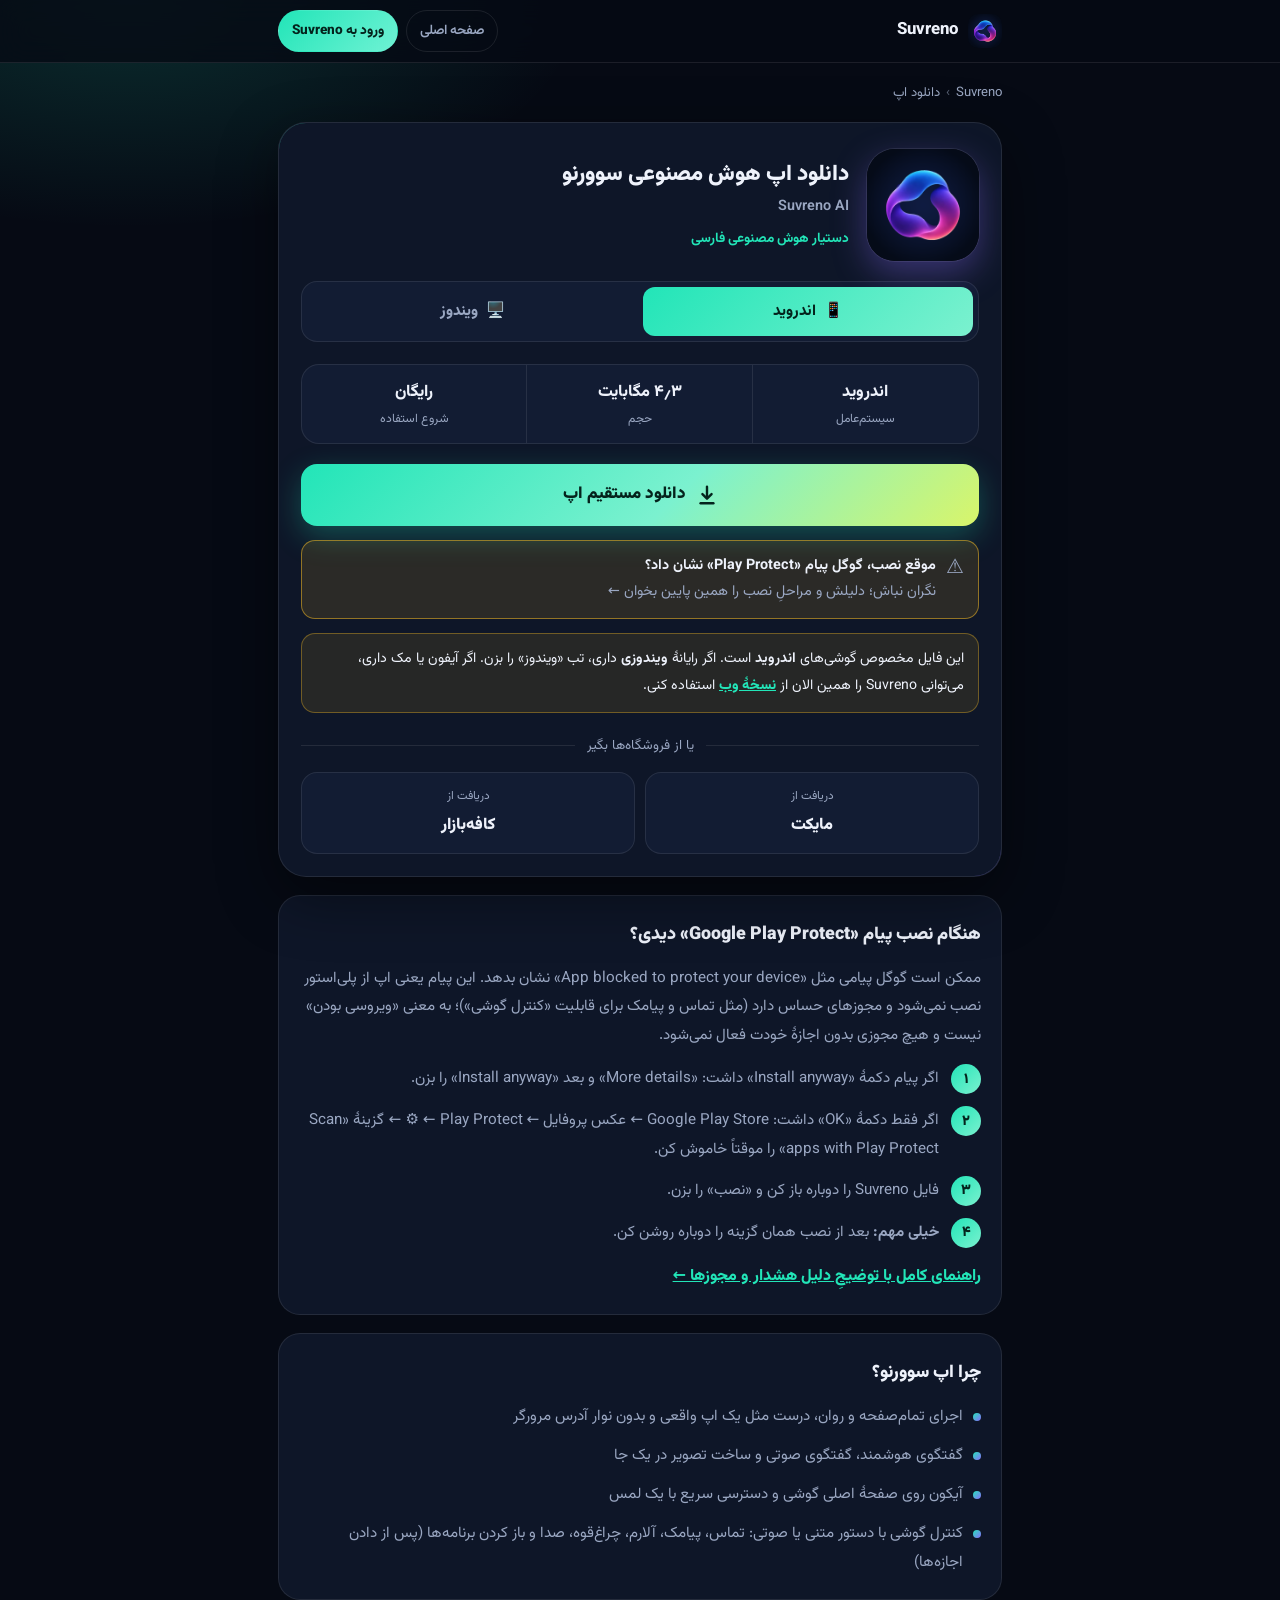
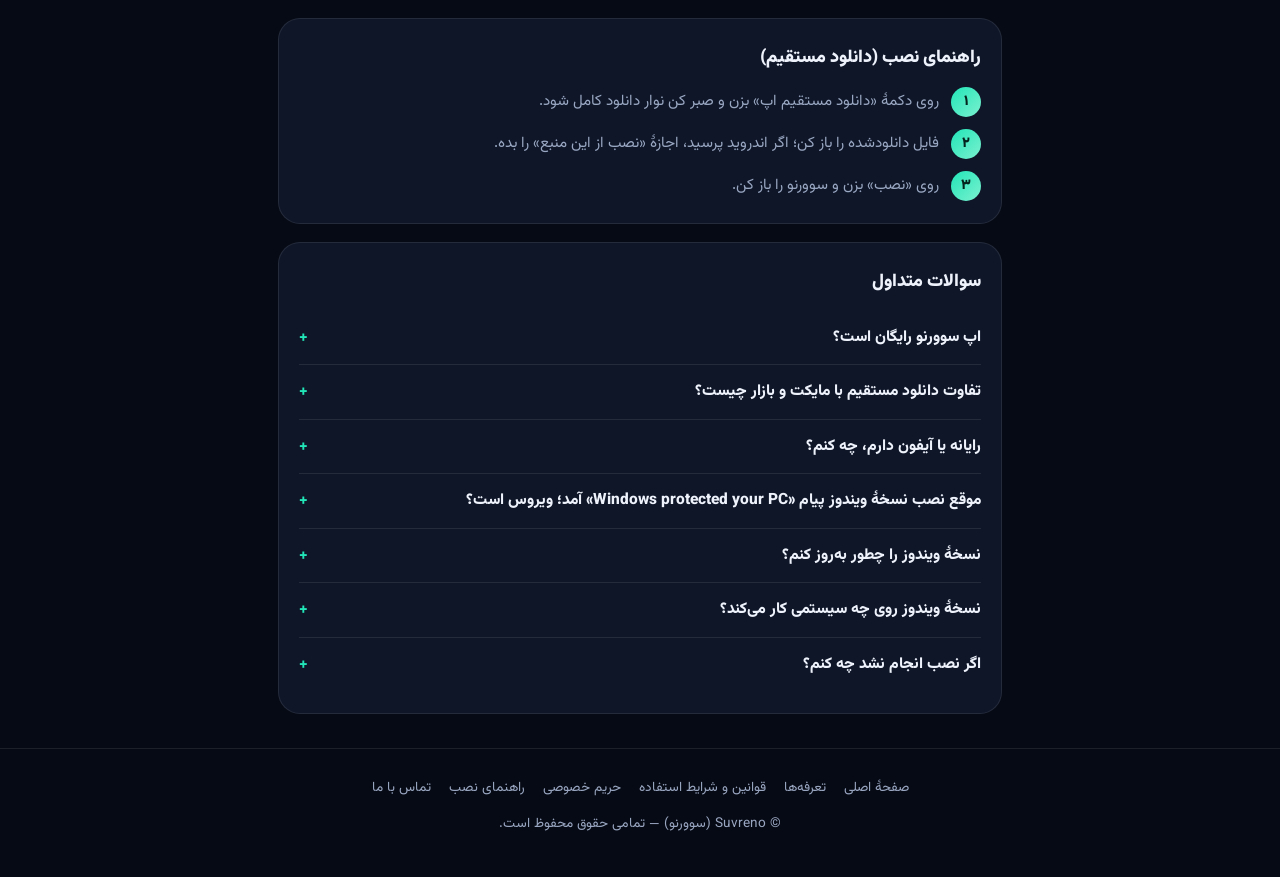
<file: app.html>
<!DOCTYPE html>
<html lang="fa" dir="rtl">
<head>
<meta charset="UTF-8">
<meta name="viewport" content="width=device-width, initial-scale=1.0">
<meta http-equiv="refresh" content="0; url=download.html">
<link rel="canonical" href="https://suvreno.ir/download.html">
<meta name="robots" content="noindex, follow">
<title>انتقال به صفحه‌ی دانلود | Suvreno</title>
<script>location.replace("download.html");</script>
</head>
<body>
<p>این صفحه منتقل شده است. اگر به‌صورت خودکار منتقل نشدید، <a href="download.html">اینجا کلیک کنید</a>.</p>
</body>
</html>
</file>
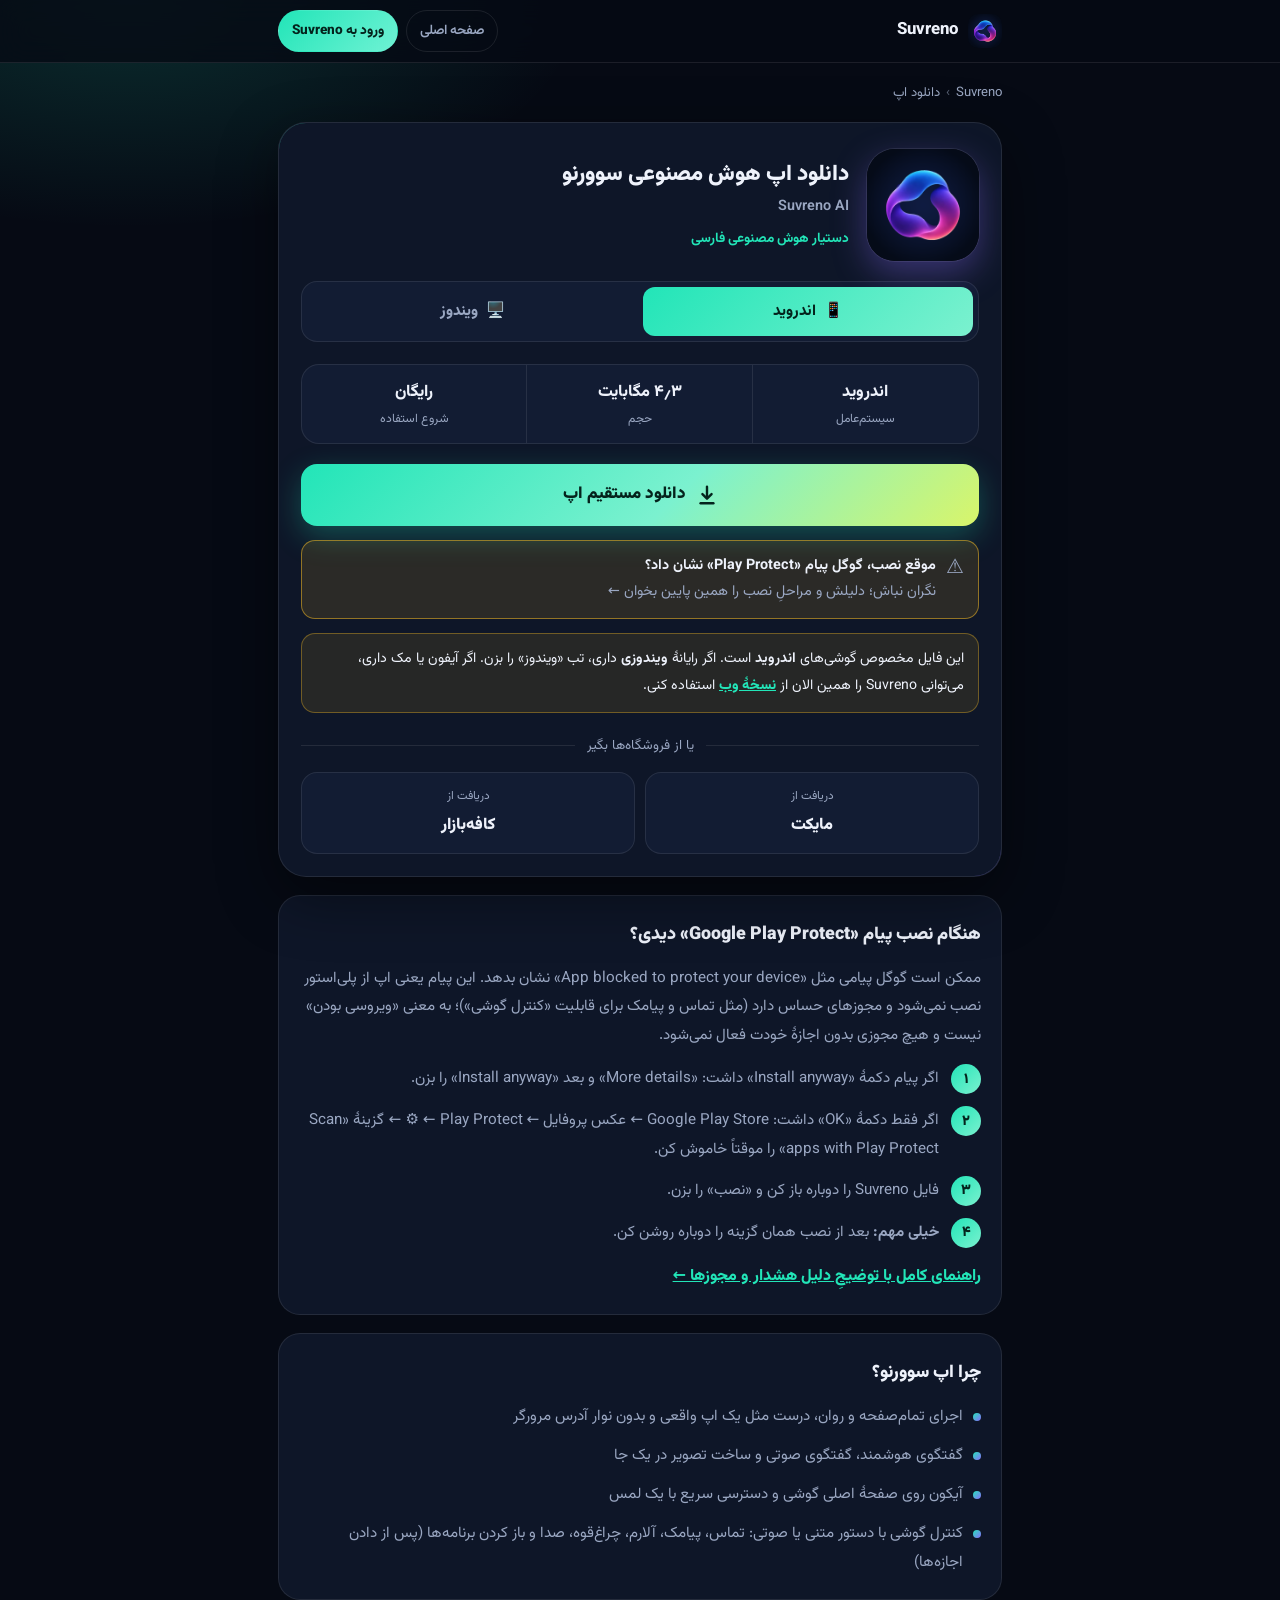
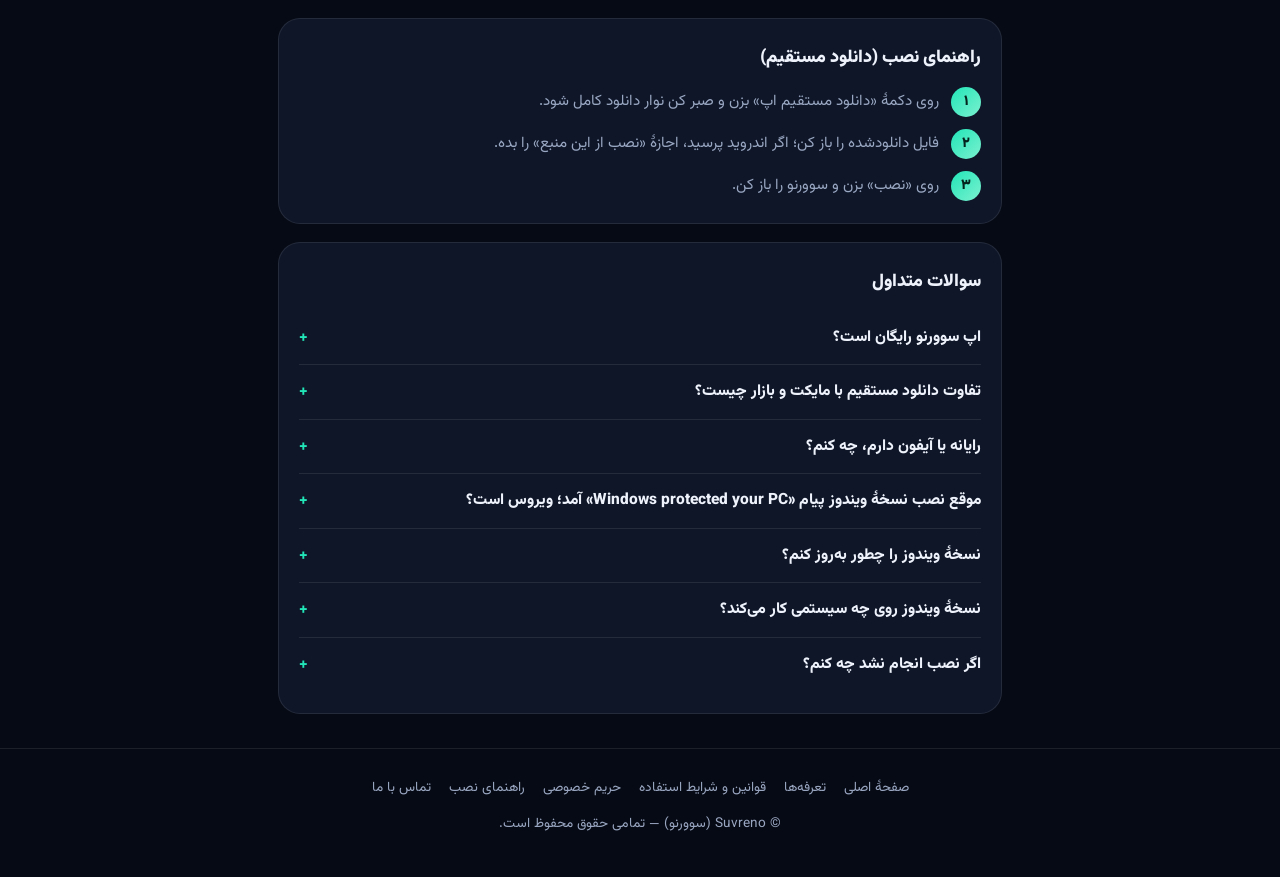
<file: download.html>
<!DOCTYPE html>
<html lang="fa" dir="rtl">
<head>
<script>(function(){var d=document.documentElement;try{var t=localStorage.getItem("SUVRENO_SITE_THEME");if(t!=="light"&&t!=="dark")t="dark";d.setAttribute("data-theme",t)}catch(e){d.setAttribute("data-theme","dark")}})();</script>
<meta charset="UTF-8">
<meta name="viewport" content="width=device-width, initial-scale=1.0">
<meta name="theme-color" content="#060a14">

<title>دانلود اپ هوش مصنوعی سوورنو (Suvreno) برای اندروید و ویندوز | رایگان</title>
<meta name="description" content="دانلود اپ هوش مصنوعی سوورنو (Suvreno) برای اندروید (دانلود مستقیم، مایکت و کافه‌بازار) و ویندوز (نصب‌کننده و نسخه‌ی قابل‌حمل). دستیار هوش مصنوعی فارسی برای گفتگو، ساخت تصویر، جست‌وجو و گفتگوی صوتی. رایگان شروع کن.">
<meta name="robots" content="index, follow">
<link rel="canonical" href="https://suvreno.ir/download.html">

<meta property="og:type" content="website">
<meta property="og:url" content="https://suvreno.ir/download.html">
<meta property="og:title" content="دانلود اپ هوش مصنوعی سوورنو (Suvreno) برای اندروید و ویندوز">
<meta property="og:description" content="دانلود اپ سوورنو برای اندروید و ویندوز؛ یا دریافت از مایکت و کافه‌بازار. رایگان.">
<meta property="og:site_name" content="Suvreno">
<meta property="og:locale" content="fa_IR">
<meta property="og:image" content="https://suvreno.ir/suvreno-icon-512.png">
<meta name="twitter:card" content="summary">
<meta name="twitter:title" content="دانلود اپ هوش مصنوعی سوورنو (Suvreno) برای اندروید و ویندوز">
<meta name="twitter:description" content="دانلود اپ سوورنو برای اندروید و ویندوز؛ یا دریافت از مایکت و کافه‌بازار. رایگان.">
<meta name="twitter:image" content="https://suvreno.ir/suvreno-icon-512.png">

<link rel="icon" href="/favicon.ico" sizes="any">
<link rel="icon" type="image/png" sizes="48x48" href="/favicon-48x48.png">
<link rel="icon" type="image/png" sizes="96x96" href="/favicon-96x96.png">
<link rel="icon" type="image/png" sizes="192x192" href="/favicon-192x192.png">
<link rel="apple-touch-icon" sizes="180x180" href="/apple-touch-icon.png">

<link rel="preconnect" href="https://fonts.googleapis.com">
<link rel="preconnect" href="https://fonts.gstatic.com" crossorigin>
<link href="https://fonts.googleapis.com/css2?family=Vazirmatn:wght@400;500;600;700;800;900&display=swap" rel="stylesheet" media="print" onload="this.media='all'">
<noscript><link href="https://fonts.googleapis.com/css2?family=Vazirmatn:wght@400;500;600;700;800;900&display=swap" rel="stylesheet"></noscript>

<script type="application/ld+json">
{
  "@context": "https://schema.org",
  "@type": "SoftwareApplication",
  "name": "Suvreno",
  "alternateName": ["سوورنو", "سوورِنو", "هوش مصنوعی سوورنو"],
  "operatingSystem": "Android",
  "applicationCategory": "UtilitiesApplication",
  "inLanguage": "fa",
  "url": "https://suvreno.ir/download.html",
  "image": "https://suvreno.ir/suvreno-icon-512.png",
  "downloadUrl": "https://suvreno.ir/suvreno.apk",
  "description": "اپ اندروید سوورنو (Suvreno)، دستیار هوش مصنوعی فارسی برای گفتگو، ساخت تصویر، جست‌وجو و گفتگوی صوتی.",
  "offers": { "@type": "Offer", "price": "0", "priceCurrency": "IRR" },
  "sameAs": [
    "https://myket.ir/app/ir.suvreno.app",
    "https://cafebazaar.ir/app/?id=ir.suvreno.app"
  ]
}
</script>
<script type="application/ld+json">
{
  "@context": "https://schema.org",
  "@type": "SoftwareApplication",
  "name": "Suvreno for Windows",
  "alternateName": ["سوورنو برای ویندوز", "Suvreno Desktop"],
  "operatingSystem": "Windows 10, Windows 11",
  "applicationCategory": "UtilitiesApplication",
  "inLanguage": "fa",
  "url": "https://suvreno.ir/download.html#windows",
  "image": "https://suvreno.ir/suvreno-icon-512.png",
  "description": "نسخه‌ی ویندوز سوورنو (Suvreno)، دستیار هوش مصنوعی فارسی برای گفتگو، ساخت تصویر، جست‌وجو و گفتگوی صوتی.",
  "offers": { "@type": "Offer", "price": "0", "priceCurrency": "IRR" }
}
</script>
<script type="application/ld+json">
{
  "@context": "https://schema.org",
  "@type": "BreadcrumbList",
  "itemListElement": [
    { "@type": "ListItem", "position": 1, "name": "Suvreno", "item": "https://suvreno.ir/" },
    { "@type": "ListItem", "position": 2, "name": "دانلود اپ سوورنو", "item": "https://suvreno.ir/download.html" }
  ]
}
</script>

<style>
:root{
  --bg:#060a14; --bg2:#0b1222; --card:#0e1628; --card2:#121c33;
  --line:rgba(255,255,255,.09); --text:#eef2fb; --muted:#9aa7c2;
  --a1:#22e5b8; --a2:#8b6cff; --a3:#ff5fa8; --ok:#34d399; --err:#fb7185;
  --btn-text:#04231c; --shadow:0 20px 60px rgba(0,0,0,.45);
  --glow1:rgba(34,229,184,.16); --glow2:rgba(139,108,255,.18);
  color-scheme:dark;
}
:root[data-theme="light"]{
  --bg:#f4f6fb; --bg2:#eaeef7; --card:#ffffff; --card2:#f3f5fb;
  --line:rgba(10,20,50,.11); --text:#0e1730; --muted:#55617f;
  --btn-text:#04231c; --shadow:0 20px 50px rgba(20,40,90,.14);
  --glow1:rgba(34,229,184,.18); --glow2:rgba(139,108,255,.14);
  color-scheme:light;
}
*{box-sizing:border-box;margin:0;padding:0}
html{-webkit-text-size-adjust:100%;overflow-x:clip;overscroll-behavior-x:none;scroll-behavior:smooth}
section.box,#h-pp,#h-ss{scroll-margin-top:78px}
img,svg{max-width:100%}
body{
  overflow-x:clip;position:relative;width:100%;
  font-family:"Vazirmatn",system-ui,-apple-system,"Segoe UI",Tahoma,sans-serif;
  background:var(--bg); color:var(--text); line-height:1.9; min-height:100vh;
  background-image:
    radial-gradient(900px 420px at 85% -10%,var(--glow2),transparent 60%),
    radial-gradient(760px 380px at 10% 0%,var(--glow1),transparent 60%);
  background-repeat:no-repeat;
}
a{color:inherit;text-decoration:none}
.wrap{max-width:760px;margin:0 auto;padding:0 18px}

/* header */
.top{position:sticky;top:0;z-index:20;backdrop-filter:blur(14px);-webkit-backdrop-filter:blur(14px);
  background:color-mix(in srgb,var(--bg) 78%,transparent);border-bottom:1px solid var(--line)}
.top .wrap{display:flex;align-items:center;justify-content:space-between;gap:12px;height:62px}
.brand{display:flex;align-items:center;gap:10px;font-weight:800;font-size:1.05rem}
.brand img{width:34px;height:34px;border-radius:10px}
.top-actions{display:flex;gap:8px;align-items:center}
.chip-link{font-size:.85rem;font-weight:600;padding:7px 13px;border-radius:999px;border:1px solid var(--line);color:var(--muted);transition:.2s}
.chip-link:hover{color:var(--text);border-color:var(--a1)}
.chip-link.pri{background:linear-gradient(135deg,var(--a1),#6ff2d4);color:var(--btn-text);border-color:transparent;font-weight:800}

/* crumbs */
.crumbs{font-size:.82rem;color:var(--muted);padding:18px 0 0}
.crumbs a:hover{color:var(--a1)}
.crumbs span{opacity:.55;margin:0 6px}

/* store card */
.store{margin-top:16px;background:var(--card);border:1px solid var(--line);border-radius:28px;box-shadow:var(--shadow);padding:26px 22px 22px;position:relative;overflow:hidden}
.store::before{content:"";position:absolute;inset:-1px;border-radius:inherit;padding:1px;
  background:linear-gradient(135deg,rgba(34,229,184,.5),transparent 35%,transparent 65%,rgba(139,108,255,.5));
  -webkit-mask:linear-gradient(#000 0 0) content-box,linear-gradient(#000 0 0);-webkit-mask-composite:xor;mask-composite:exclude;pointer-events:none}
.head{display:flex;gap:18px;align-items:center}
.icon{flex:none;width:112px;height:112px;border-radius:28px;background:#05070f;overflow:hidden;
  box-shadow:0 12px 34px rgba(139,108,255,.35),0 0 0 1px var(--line)}
.icon img{width:100%;height:100%;display:block;object-fit:cover}
.title h1{font-size:1.38rem;font-weight:900;line-height:1.5}
.title .en{display:block;font-size:.9rem;font-weight:600;color:var(--muted);direction:ltr;text-align:right;margin-top:2px}
.title .dev{margin-top:6px;font-size:.85rem;color:var(--a1);font-weight:700}

.facts{display:grid;grid-template-columns:repeat(3,1fr);margin-top:22px;border:1px solid var(--line);border-radius:18px;background:var(--card2);overflow:hidden}
.fact{padding:12px 6px;text-align:center;border-inline-start:1px solid var(--line)}
.fact:first-child{border-inline-start:0}
.fact b{display:block;font-size:1.02rem;font-weight:800}
.fact small{display:block;color:var(--muted);font-size:.76rem}

/* download area */
.dl{margin-top:20px}
.btn{display:flex;align-items:center;justify-content:center;gap:10px;width:100%;border:0;cursor:pointer;
  font:inherit;font-weight:900;font-size:1.05rem;padding:15px 18px;border-radius:16px;transition:transform .15s,filter .2s}
.btn:active{transform:scale(.98)}
.btn-main{background:linear-gradient(135deg,var(--a1),#7bf1cf 55%,#d9f56a);color:var(--btn-text);box-shadow:0 10px 30px rgba(34,229,184,.28)}
.btn-main:hover{filter:brightness(1.06)}
.btn svg{flex:none}

.panel{display:none;background:var(--card2);border:1px solid var(--line);border-radius:18px;padding:16px}
.panel.show{display:block}
.p-row{display:flex;justify-content:space-between;align-items:center;gap:10px;font-size:.92rem}
.p-name{font-weight:800}
.p-pct{font-weight:900;font-size:1.05rem;font-variant-numeric:tabular-nums}
.bar{height:12px;border-radius:999px;background:rgba(127,140,170,.2);margin:12px 0 10px;overflow:hidden;position:relative}
.bar i{position:absolute;inset-block:0;inset-inline-start:0;width:0%;border-radius:inherit;
  background:linear-gradient(90deg,var(--a1),var(--a2));transition:width .18s linear}
.bar.indet i{width:38%;animation:slide 1.1s ease-in-out infinite alternate}
@keyframes slide{from{inset-inline-start:0}to{inset-inline-start:62%}}
.p-meta{display:flex;justify-content:space-between;flex-wrap:wrap;gap:6px 14px;color:var(--muted);font-size:.84rem;font-variant-numeric:tabular-nums}
.p-actions{display:flex;gap:10px;margin-top:14px}
.btn-sm{padding:10px 14px;font-size:.92rem;border-radius:12px;background:transparent;color:var(--text);border:1px solid var(--line)}
.btn-sm:hover{border-color:var(--a1)}
.state-ok .p-pct{color:var(--ok)}
.state-err .p-pct{color:var(--err)}
.msg{margin-top:10px;font-size:.88rem;color:var(--muted)}
.msg.err{color:var(--err)}

.or{display:flex;align-items:center;gap:12px;margin:20px 0 14px;color:var(--muted);font-size:.84rem}
.or::before,.or::after{content:"";flex:1;height:1px;background:var(--line)}
.stores{display:grid;grid-template-columns:1fr 1fr;gap:10px}
.store-btn{display:flex;flex-direction:column;align-items:center;gap:2px;padding:12px 10px;border-radius:16px;background:var(--card2);border:1px solid var(--line);transition:.2s;text-align:center}
.store-btn:hover{border-color:var(--a2);transform:translateY(-2px)}
.store-btn small{font-size:.74rem;color:var(--muted)}
.store-btn b{font-size:1.02rem;font-weight:900}

.pp-callout{display:flex;gap:10px;align-items:flex-start;margin-top:14px;padding:12px 14px;border-radius:14px;background:rgba(251,191,36,.12);border:1px solid rgba(251,191,36,.5);font-size:.9rem;line-height:1.85;color:var(--muted);text-decoration:none}
.pp-callout b{color:var(--text)}
.pp-callout .pp-ico{font-size:1.25rem;line-height:1.5}
/* platform tabs */
.plat-tabs{display:grid;grid-template-columns:1fr 1fr;gap:6px;margin-top:20px;padding:5px;border:1px solid var(--line);border-radius:16px;background:var(--card2)}
.plat-tab{font:inherit;font-weight:800;font-size:.95rem;cursor:pointer;border:0;border-radius:12px;padding:10px 8px;background:transparent;color:var(--muted);display:flex;align-items:center;justify-content:center;gap:8px;transition:.2s}
.plat-tab:hover{color:var(--text)}
.plat-tab[aria-selected="true"]{background:linear-gradient(135deg,var(--a1),#7bf1cf);color:var(--btn-text)}
[data-plat]{display:none}
body[data-platform="android"] [data-plat="android"],body[data-platform="windows"] [data-plat="windows"]{display:block}
.btn[aria-disabled="true"]{opacity:.55;pointer-events:none;filter:grayscale(.4)}
.btn-wide{width:100%}
.win-after{display:none;margin-top:12px}
.win-after.show{display:block}
.mini-note{margin-top:10px;font-size:.84rem;color:var(--muted);text-align:center}
/* SmartScreen illustration */
.ss-demo{display:grid;gap:10px;margin:14px 0 4px;direction:ltr}
.ss-win{border-radius:10px;background:#1f5fbf;color:#fff;padding:14px 16px;font-family:"Segoe UI",system-ui,sans-serif;font-size:.84rem;line-height:1.55;box-shadow:0 6px 20px rgba(0,0,0,.25)}
.ss-win b{display:block;font-size:1rem;font-weight:600;margin-bottom:6px}
.ss-win p{opacity:.92}
.ss-hl{outline:2px solid #ffd84d;outline-offset:3px;border-radius:4px}
.ss-link{display:inline-block;margin-top:8px;text-decoration:underline;font-weight:600}
.ss-btns{display:flex;gap:8px;justify-content:flex-end;margin-top:12px}
.ss-btns span{padding:6px 14px;border:1px solid rgba(255,255,255,.7);border-radius:3px;font-weight:600}
.ss-btns span.ss-hl{background:rgba(255,255,255,.18)}
.ss-step{display:inline-grid;place-items:center;width:22px;height:22px;border-radius:50%;background:#ffd84d;color:#1a1a1a;font-weight:800;font-size:.78rem;margin-inline-end:8px;vertical-align:middle}
.ss-arrow{text-align:center;color:var(--muted);font-size:1.2rem;line-height:1}
.ss-cap{margin-top:6px;font-size:.8rem;color:var(--muted);text-align:center}
.notice{display:none;margin-top:14px;padding:12px 14px;border-radius:14px;background:rgba(251,191,36,.1);border:1px solid rgba(251,191,36,.35);font-size:.88rem}
.notice.show{display:block}
.notice a{color:var(--a1);font-weight:800;text-decoration:underline}

/* content sections */
section.box{margin-top:18px;background:var(--card);border:1px solid var(--line);border-radius:22px;padding:22px 20px}
section.box h2{font-size:1.12rem;font-weight:900;margin-bottom:12px}
.feat{list-style:none;display:grid;gap:10px}
.feat li{display:flex;gap:10px;color:var(--muted);font-size:.95rem}
.feat li::before{content:"";flex:none;width:8px;height:8px;margin-top:11px;border-radius:50%;background:linear-gradient(135deg,var(--a1),var(--a2))}
.steps{list-style:none;counter-reset:s;display:grid;gap:12px}
.steps li{counter-increment:s;display:flex;gap:12px;align-items:flex-start;color:var(--muted);font-size:.95rem}
.steps li::before{content:counter(s,persian);flex:none;width:30px;height:30px;border-radius:50%;display:grid;place-items:center;
  font-weight:900;font-size:.9rem;color:var(--btn-text);background:linear-gradient(135deg,var(--a1),#7bf1cf)}
details{border-top:1px solid var(--line);padding:12px 0}
details:first-of-type{border-top:0}
summary{cursor:pointer;font-weight:800;font-size:.97rem;list-style:none;display:flex;justify-content:space-between;gap:10px}
summary::-webkit-details-marker{display:none}
summary::after{content:"+";color:var(--a1);font-weight:900}
details[open] summary::after{content:"−"}
details p{margin-top:8px;color:var(--muted);font-size:.93rem}

footer{margin-top:34px;padding:26px 0 40px;border-top:1px solid var(--line);color:var(--muted);font-size:.85rem;text-align:center}
footer .links{display:flex;flex-wrap:wrap;justify-content:center;gap:6px 18px;margin-bottom:10px}
footer a:hover{color:var(--a1)}

@media (max-width:420px){
  .icon{width:92px;height:92px;border-radius:24px}
  .title h1{font-size:1.18rem}
  .head{gap:14px}
  .chip-link:not(.pri){display:none}
}
@media (prefers-reduced-motion:reduce){*{animation:none!important;transition:none!important}}
</style>
</head>

<body>

<header class="top">
  <div class="wrap">
    <a class="brand" href="/" aria-label="Suvreno — صفحه اصلی">
      <img src="/suvreno-icon-512.png" alt="" width="34" height="34">
      <span>Suvreno</span>
    </a>
    <div class="top-actions">
      <a class="chip-link" href="/">صفحه اصلی</a>
      <a class="chip-link pri" href="https://chat.suvreno.ir">ورود به Suvreno</a>
    </div>
  </div>
</header>

<main class="wrap">

  <nav class="crumbs" aria-label="مسیر صفحه">
    <a href="/">Suvreno</a><span>›</span>دانلود اپ
  </nav>

  <div class="store">

    <div class="head">
      <div class="icon"><img src="/suvreno-icon-512.png" alt="لوگوی اپ سوورنو (Suvreno)" width="512" height="512"></div>
      <div class="title">
        <h1>دانلود اپ هوش مصنوعی سوورنو</h1>
        <span class="en">Suvreno AI</span>
        <div class="dev">دستیار هوش مصنوعی فارسی</div>
      </div>
    </div>

    <div class="plat-tabs" role="tablist" aria-label="انتخاب سیستم‌عامل">
      <button class="plat-tab" type="button" role="tab" data-p="android" aria-selected="true"><span aria-hidden="true">📱</span> اندروید</button>
      <button class="plat-tab" type="button" role="tab" data-p="windows" aria-selected="false"><span aria-hidden="true">🖥️</span> ویندوز</button>
    </div>

    <div data-plat="android">

    <div class="facts" aria-label="مشخصات اپ اندروید">
      <div class="fact"><b>اندروید</b><small>سیستم‌عامل</small></div>
      <div class="fact"><b id="sizeFact">—</b><small>حجم</small></div>
      <div class="fact"><b>رایگان</b><small>شروع استفاده</small></div>
    </div>

    <div class="dl">

      <button class="btn btn-main" id="dlBtn" type="button">
        <svg width="22" height="22" viewBox="0 0 24 24" fill="none" stroke="currentColor" stroke-width="2.6" stroke-linecap="round" stroke-linejoin="round" aria-hidden="true"><path d="M12 3v12"/><path d="m7 11 5 5 5-5"/><path d="M5 21h14"/></svg>
        <span id="dlBtnText">دانلود مستقیم اپ</span>
      </button>

      <div class="panel" id="panel" aria-live="polite">
        <div class="p-row">
          <span class="p-name" id="pName">suvreno.apk</span>
          <span class="p-pct" id="pPct">۰٪</span>
        </div>
        <div class="bar" id="bar" role="progressbar" aria-valuemin="0" aria-valuemax="100" aria-valuenow="0" aria-label="پیشرفت دانلود"><i id="barFill"></i></div>
        <div class="p-meta">
          <span id="pSize">—</span>
          <span id="pSpeed">—</span>
          <span id="pEta">—</span>
        </div>
        <div class="msg" id="pMsg"></div>
        <div class="p-actions">
          <button class="btn btn-sm" id="cancelBtn" type="button">لغو دانلود</button>
          <a class="btn btn-sm" id="directBtn" href="/suvreno.apk" download="suvreno.apk" style="display:none">دانلود با روش ساده</a>
        </div>
      </div>

      <a class="pp-callout" href="#h-pp">
        <span class="pp-ico" aria-hidden="true">⚠️</span>
        <span><b>موقع نصب، گوگل پیام «Play Protect» نشان داد؟</b><br>نگران نباش؛ دلیلش و مراحلِ نصب را همین پایین بخوان ←</span>
      </a>

      <div class="notice" id="iosNotice">
        این فایل مخصوص گوشی‌های <b>اندروید</b> است. اگر رایانهٔ <b>ویندوزی</b> داری، تب «ویندوز» را بزن. اگر آیفون یا مک داری،
        می‌توانی Suvreno را همین الان از <a href="https://chat.suvreno.ir">نسخهٔ وب</a> استفاده کنی.
      </div>

      <div class="or">یا از فروشگاه‌ها بگیر</div>

      <div class="stores">
        <a class="store-btn" href="https://myket.ir/app/ir.suvreno.app" target="_blank" rel="noopener">
          <small>دریافت از</small><b>مایکت</b>
        </a>
        <a class="store-btn" href="https://cafebazaar.ir/app/?id=ir.suvreno.app" target="_blank" rel="noopener">
          <small>دریافت از</small><b>کافه‌بازار</b>
        </a>
      </div>

    </div>

    </div><!-- /android -->

    <div data-plat="windows">

      <div class="facts" aria-label="مشخصات نسخهٔ ویندوز">
        <div class="fact"><b>ویندوز ۱۰ و ۱۱</b><small>سیستم‌عامل (۶۴ بیتی)</small></div>
        <div class="fact"><b id="winSizeFact">—</b><small>حجم</small></div>
        <div class="fact"><b id="winVerFact" dir="ltr">—</b><small>نسخه</small></div>
      </div>

      <div class="dl">

        <a class="btn btn-main" id="winSetupBtn" href="#" aria-disabled="true">
          <svg width="22" height="22" viewBox="0 0 24 24" fill="none" stroke="currentColor" stroke-width="2.6" stroke-linecap="round" stroke-linejoin="round" aria-hidden="true"><path d="M12 3v12"/><path d="m7 11 5 5 5-5"/><path d="M5 21h14"/></svg>
          <span id="winSetupText">در حال بررسی…</span>
        </a>
        <div class="msg" id="winMsg"></div>

        <div class="notice win-after" id="winAfter" role="status">
          <b>دانلود شروع شد.</b> بعد از تمام شدن، فایل را از پوشهٔ <b>Downloads</b> اجرا کن.
          اگر مرورگر یا ویندوز هشدار داد، <b>نگران نباش</b> و روی <b dir="ltr">More info</b> و بعد <b dir="ltr">Run anyway</b> بزن؛
          راهنمای تصویری <a href="#h-ss">همین پایین</a> است.
        </div>

        <a class="pp-callout" href="#h-ss">
          <span class="pp-ico" aria-hidden="true">⚠️</span>
          <span><b>موقع اجرا، ویندوز پیام آبیِ «Windows protected your PC» نشان داد؟</b><br>نگران نباش؛ دلیلش و مراحلِ نصب را همین پایین بخوان ←</span>
        </a>

        <div class="or">یا نسخهٔ بدون نصب</div>

        <a class="btn btn-sm btn-wide" id="winPortableBtn" href="#" aria-disabled="true">
          <span id="winPortableText">نسخهٔ قابل‌حمل (Portable)، بدون نیاز به نصب</span>
        </a>
        <p class="mini-note">نصب‌کننده را پیشنهاد می‌کنیم. نسخهٔ قابل‌حمل را هر جا خواستی بگذار و مستقیم اجرا کن.</p>

      </div>
    </div><!-- /windows -->

  </div>

  <div data-plat="android">
  <section class="box" aria-labelledby="h-pp">
    <h2 id="h-pp">هنگام نصب پیام «Google Play Protect» دیدی؟</h2>
    <p style="color:var(--muted);font-size:.95rem">ممکن است گوگل پیامی مثل «App blocked to protect your device» نشان بدهد. این پیام یعنی اپ از پلی‌استور نصب نمی‌شود و مجوزهای حساس دارد (مثل تماس و پیامک برای قابلیت «کنترل گوشی»)؛ به معنی «ویروسی بودن» نیست و هیچ مجوزی بدون اجازهٔ خودت فعال نمی‌شود.</p>
    <ol class="steps" style="margin-top:14px">
      <li><span>اگر پیام دکمهٔ «Install anyway» داشت: «More details» و بعد «Install anyway» را بزن.</span></li>
      <li><span>اگر فقط دکمهٔ «OK» داشت: Google Play Store ← عکس پروفایل ← Play Protect ← ⚙️ ← گزینهٔ «Scan apps with Play Protect» را موقتاً خاموش کن.</span></li>
      <li><span>فایل Suvreno را دوباره باز کن و «نصب» را بزن.</span></li>
      <li><span><b>خیلی مهم:</b> بعد از نصب همان گزینه را دوباره روشن کن.</span></li>
    </ol>
    <p style="margin-top:14px"><a href="install-help.html#android" style="color:var(--a1);font-weight:800;text-decoration:underline">راهنمای کامل با توضیحِ دلیل هشدار و مجوزها ←</a></p>
  </section>

  <section class="box" aria-labelledby="h-feat">
    <h2 id="h-feat">چرا اپ سوورنو؟</h2>
    <ul class="feat">
      <li><span>اجرای تمام‌صفحه و روان، درست مثل یک اپ واقعی و بدون نوار آدرس مرورگر</span></li>
      <li><span>گفتگوی هوشمند، گفتگوی صوتی و ساخت تصویر در یک جا</span></li>
      <li><span>آیکون روی صفحهٔ اصلی گوشی و دسترسی سریع با یک لمس</span></li>
      <li><span>کنترل گوشی با دستور متنی یا صوتی: تماس، پیامک، آلارم، چراغ‌قوه، صدا و باز کردن برنامه‌ها (پس از دادن اجازه‌ها)</span></li>
    </ul>
  </section>

  <section class="box" aria-labelledby="h-steps">
    <h2 id="h-steps">راهنمای نصب (دانلود مستقیم)</h2>
    <ol class="steps">
      <li><span>روی دکمهٔ «دانلود مستقیم اپ» بزن و صبر کن نوار دانلود کامل شود.</span></li>
      <li><span>فایل دانلودشده را باز کن؛ اگر اندروید پرسید، اجازهٔ «نصب از این منبع» را بده.</span></li>
      <li><span>روی «نصب» بزن و سوورنو را باز کن.</span></li>
    </ol>
  </section>
  </div><!-- /android sections -->

  <div data-plat="windows">

  <section class="box" aria-labelledby="h-ss">
    <h2 id="h-ss">هنگام اجرا پیام «Windows protected your PC» دیدی؟</h2>
    <p style="color:var(--muted);font-size:.95rem">ممکن است ویندوز (یا مرورگر) پیامی مثل «Windows protected your PC» یا «isn't commonly downloaded» نشان بدهد. این پیام به معنی «ویروسی بودن» نیست؛ یعنی ویندوز این برنامه را <b>هنوز نمی‌شناسد</b>: برنامهٔ ویندوزِ سوورنو تازه است و <b>امضای دیجیتال پولی</b> (گواهی ناشر) ندارد، برای همین ویندوز ناشر را «Unknown publisher» می‌نویسد. این پیام برای هر نصب‌کنندهٔ تازه و کم‌دانلودی نمایش داده می‌شود.</p>

    <ol class="steps" style="margin-top:14px">
      <li><span>فایل <span dir="ltr">Suvreno-Setup</span> را از پوشهٔ <b>Downloads</b> دوبار کلیک کن.</span></li>
      <li><span>در پنجرهٔ آبی، روی نوشتهٔ کوچکِ <b dir="ltr">More info</b> (اطلاعات بیشتر) کلیک کن. <b>دکمهٔ اصلی «Don't run» است؛ از آن نزن.</b></span></li>
      <li><span>حالا دکمهٔ <b dir="ltr">Run anyway</b> (در هر حال اجرا کن) پیدا می‌شود؛ آن را بزن.</span></li>
      <li><span>مراحل نصب را ادامه بده (Next ← Install) و سوورنو را باز کن.</span></li>
    </ol>

    <div class="ss-demo" aria-hidden="true">
      <div class="ss-win">
        <b><span class="ss-step">۱</span>Windows protected your PC</b>
        <p>Microsoft Defender SmartScreen prevented an unrecognized app from starting. Running this app might put your PC at risk.</p>
        <span class="ss-link ss-hl">More info</span>
        <div class="ss-btns"><span>Don't run</span></div>
      </div>
      <div class="ss-arrow">↓</div>
      <div class="ss-win">
        <b><span class="ss-step">۲</span>Windows protected your PC</b>
        <p>App: Suvreno-Setup.exe<br>Publisher: Unknown publisher</p>
        <div class="ss-btns"><span class="ss-hl">Run anyway</span><span>Don't run</span></div>
      </div>
    </div>
    <p class="ss-cap">نمونهٔ تقریبی؛ ظاهر دقیق پنجره در نسخه‌های مختلف ویندوز کمی فرق دارد.</p>

    <p style="margin-top:14px;color:var(--muted);font-size:.92rem"><b style="color:var(--text)">اگر مرورگر (Edge یا Chrome) هنگام دانلود هشدار «isn't commonly downloaded» داد:</b> روی فایل در فهرست دانلودها، منوی <b>⋯</b> را بزن و <b dir="ltr">Keep</b> (نگه‌دار) و در صورت پرسش <b dir="ltr">Keep anyway</b> را انتخاب کن.</p>
    <p style="margin-top:10px;color:var(--muted);font-size:.92rem"><b style="color:var(--text)">فقط از سایت رسمی:</b> برنامه را فقط از همین صفحهٔ <span dir="ltr">suvreno.ir</span> بگیر. فایلی که از جای دیگری گرفته‌ای را اجرا نکن.</p>
    <p style="margin-top:14px"><a href="install-help.html#windows" style="color:var(--a1);font-weight:800;text-decoration:underline">راهنمای کامل با دلیل هشدار، «Smart App Control» و آنتی‌ویروس ←</a></p>
  </section>

  <section class="box" aria-labelledby="h-wfeat">
    <h2 id="h-wfeat">چرا نسخهٔ ویندوز؟</h2>
    <ul class="feat">
      <li><span>برنامهٔ مستقل با پنجرهٔ خودش؛ بدون نوار آدرس مرورگر، و با آیکون روی دسکتاپ و منوی استارت</span></li>
      <li><span>میان‌بُر سراسری <b dir="ltr">Ctrl+Shift+Space</b> برای نشان‌دادن و پنهان‌کردن سوورنو از هر جای ویندوز</span></li>
      <li><span>حالت مینی در گوشهٔ صفحه (<b dir="ltr">Ctrl+Shift+M</b>)، «همیشه روی بقیهٔ پنجره‌ها» و ماندن در پس‌زمینه (سینی سیستم)</span></li>
      <li><span>اجرا همراه با ویندوز (اختیاری) و اعلان‌های دسکتاپ</span></li>
      <li><span>ایجنت دسکتاپ: روی یک «پوشهٔ کاری» که خودت انتخاب می‌کنی فایل بخواند و بنویسد و سایت یا برنامه باز کند. حذف (فقط به سطل زباله)، جایگزین‌کردن فایل و باز کردن برنامه همیشه از تو تأیید می‌گیرد</span></li>
      <li><span>وقتی نسخهٔ جدید بیاید، خود برنامه خبرت می‌کند و به همین صفحه می‌آوری</span></li>
    </ul>
  </section>

  <section class="box" aria-labelledby="h-wsteps">
    <h2 id="h-wsteps">راهنمای نصب (ویندوز)</h2>
    <ol class="steps">
      <li><span>روی دکمهٔ «دانلود نسخهٔ ویندوز» بزن و صبر کن دانلود تمام شود.</span></li>
      <li><span>فایل را از پوشهٔ Downloads اجرا کن؛ اگر پیام «Windows protected your PC» آمد، طبق راهنمای بالا <b dir="ltr">More info</b> و بعد <b dir="ltr">Run anyway</b> را بزن.</span></li>
      <li><span>مراحل نصب را ادامه بده و سوورنو را از دسکتاپ یا منوی استارت باز کن.</span></li>
    </ol>
    <p class="mini-note" style="text-align:start">برای به‌روزرسانی، همین فایلِ تازه را دوباره دانلود و اجرا کن؛ نصب‌کننده روی نسخهٔ قبلی نصب می‌شود.</p>
  </section>

  </div><!-- /windows sections -->

  <section class="box" aria-labelledby="h-faq">
    <h2 id="h-faq">سوالات متداول</h2>
    <details>
      <summary>اپ سوورنو رایگان است؟</summary>
      <p>دانلود و شروع استفاده رایگان است. برخی امکانات و سقف استفاده بسته به تعرفه‌ها متفاوت است؛ جزئیات در <a href="pricing.html" style="color:var(--a1)">صفحهٔ تعرفه‌ها</a> آمده است.</p>
    </details>
    <details>
      <summary>تفاوت دانلود مستقیم با مایکت و بازار چیست؟</summary>
      <p>هر سه، اپ سوورنو را روی گوشی نصب می‌کنند. در دانلود مستقیم فایل از همین سایت گرفته می‌شود؛ در مایکت و کافه‌بازار هم می‌توانی از روند نصب و به‌روزرسانی همان فروشگاه استفاده کنی. در نسخهٔ مایکتیِ اپ، پرداخت از درگاه درون‌برنامه‌ای مایکت انجام می‌شود.</p>
    </details>
    <details>
      <summary>رایانه یا آیفون دارم، چه کنم؟</summary>
      <p>اگر رایانهٔ <b>ویندوزی</b> داری، تب «ویندوز» همین صفحه را بزن و نسخهٔ ویندوز را بگیر. اگر آیفون یا مک داری، می‌توانی سوورنو را از <a href="https://chat.suvreno.ir" style="color:var(--a1)">نسخهٔ وب</a> در مرورگر استفاده کنی.</p>
    </details>
    <details>
      <summary>موقع نصب نسخهٔ ویندوز پیام «Windows protected your PC» آمد؛ ویروس است؟</summary>
      <p>نه. این پیام یعنی ویندوز این برنامه را هنوز نمی‌شناسد (برنامه امضای دیجیتال پولی ندارد و تازه است). روی <b dir="ltr">More info</b> و بعد <b dir="ltr">Run anyway</b> بزن. مراحل تصویری در <a href="#h-ss" style="color:var(--a1)">همین صفحه</a> و جزئیات کامل در <a href="install-help.html#windows" style="color:var(--a1)">راهنمای نصب</a> است. فقط فایلی را اجرا کن که از suvreno.ir گرفته‌ای.</p>
    </details>
    <details>
      <summary>نسخهٔ ویندوز را چطور به‌روز کنم؟</summary>
      <p>وقتی نسخهٔ جدیدی منتشر شود، خودِ برنامه (چند ثانیه بعد از باز شدن) پیامی نشان می‌دهد و با یک دکمه به همین صفحه می‌آیی؛ فایل تازه را دانلود و اجرا کن تا روی نسخهٔ قبلی نصب شود. از منوی برنامه یا سینی سیستم هم می‌توانی «بررسی نسخهٔ جدید» را بزنی.</p>
    </details>
    <details>
      <summary>نسخهٔ ویندوز روی چه سیستمی کار می‌کند؟</summary>
      <p>ویندوز ۱۰ و ۱۱ ۶۴ بیتی. نسخهٔ ۳۲ بیتی پشتیبانی نمی‌شود؛ در آن حالت از <a href="https://chat.suvreno.ir" style="color:var(--a1)">نسخهٔ وب</a> استفاده کن.</p>
    </details>
    <details>
      <summary>اگر نصب انجام نشد چه کنم؟</summary>
      <p>مطمئن شو اجازهٔ «نصب از این منبع» برای مرورگر یا مدیر فایل فعال است و فضای کافی روی گوشی داری. اگر گوگل پیام «Play Protect» نشان داد، <a href="install-help.html" style="color:var(--a1)">راهنمای نصب</a> را ببین. اگر باز هم مشکل داشتی، از صفحهٔ <a href="contact.html" style="color:var(--a1)">تماس با ما</a> پیام بده.</p>
    </details>
  </section>

</main>

<footer>
  <div class="wrap">
    <div class="links">
      <a href="/">صفحهٔ اصلی</a>
      <a href="pricing.html">تعرفه‌ها</a>
      <a href="terms.html">قوانین و شرایط استفاده</a>
      <a href="privacy.html">حریم خصوصی</a>
      <a href="install-help.html">راهنمای نصب</a>
      <a href="contact.html">تماس با ما</a>
    </div>
    © Suvreno (سوورنو) — تمامی حقوق محفوظ است.
  </div>
</footer>

<script>
(function () {
  "use strict";
  var APK = "/suvreno.apk";
  var FILE = "suvreno.apk";

  var $ = function (id) { return document.getElementById(id); };
  var dlBtn = $("dlBtn"), dlBtnText = $("dlBtnText"), panel = $("panel");
  var bar = $("bar"), barFill = $("barFill"), pPct = $("pPct"), pSize = $("pSize");
  var pSpeed = $("pSpeed"), pEta = $("pEta"), pMsg = $("pMsg"), pName = $("pName");
  var cancelBtn = $("cancelBtn"), directBtn = $("directBtn"), sizeFact = $("sizeFact");

  var nf = function (n, d) {
    try { return Number(n).toLocaleString("fa-IR", { maximumFractionDigits: d == null ? 1 : d, minimumFractionDigits: d == null ? 0 : d }); }
    catch (e) { return String(n); }
  };
  var mb = function (bytes) { return nf(bytes / 1048576, 1) + " مگابایت"; };

  var knownTotal = 0;
  var controller = null;
  var running = false;

  // iOS / desktop notice
  (function () {
    var ua = navigator.userAgent || "";
    var isAndroid = /Android/i.test(ua), isWin = /Windows/i.test(ua);
    if (!isAndroid && !isWin) $("iosNotice").classList.add("show");
  })();

  // show file size up-front
  (function () {
    if (!window.fetch) return;
    fetch(APK, { method: "HEAD", cache: "no-store" }).then(function (r) {
      var len = parseInt(r.headers.get("Content-Length") || "0", 10);
      if (r.ok && len > 0) {
        knownTotal = len;
        sizeFact.textContent = mb(len);
      } else {
        sizeFact.textContent = "کم‌حجم";
      }
    }).catch(function () { sizeFact.textContent = "کم‌حجم"; });
  })();

  function setState(cls) {
    panel.classList.remove("state-ok", "state-err");
    if (cls) panel.classList.add(cls);
  }
  function setProgress(pct) {
    barFill.style.width = pct + "%";
    bar.setAttribute("aria-valuenow", String(Math.round(pct)));
    pPct.textContent = nf(Math.round(pct)) + "٪";
  }
  function fmtEta(sec) {
    if (!isFinite(sec) || sec < 0) return "—";
    if (sec < 2) return "کمتر از ۲ ثانیه";
    if (sec < 60) return "حدود " + nf(Math.ceil(sec)) + " ثانیه";
    return "حدود " + nf(Math.ceil(sec / 60)) + " دقیقه";
  }
  function showError(text) {
    setState("state-err");
    bar.classList.remove("indet");
    pMsg.className = "msg err";
    pMsg.textContent = text;
    pSpeed.textContent = "—"; pEta.textContent = "—";
    directBtn.style.display = "";
    cancelBtn.style.display = "none";
    dlBtnText.textContent = "تلاش دوباره";
    running = false;
  }
  function saveBlob(blob) {
    var url = URL.createObjectURL(blob);
    var a = document.createElement("a");
    a.href = url; a.download = FILE;
    document.body.appendChild(a);
    a.click();
    setTimeout(function () { URL.revokeObjectURL(url); a.remove(); }, 30000);
  }

  function start() {
    if (running) return;

    // browsers without streaming support: plain download
    if (!window.fetch || !window.ReadableStream || !window.Blob) {
      window.location.href = APK;
      return;
    }

    running = true;
    controller = ("AbortController" in window) ? new AbortController() : null;

    panel.classList.add("show");
    setState("");
    pMsg.className = "msg"; pMsg.textContent = "";
    directBtn.style.display = "none";
    cancelBtn.style.display = "";
    cancelBtn.textContent = "لغو دانلود";
    pName.textContent = FILE;
    setProgress(0);
    pSize.textContent = "در حال اتصال…";
    pSpeed.textContent = "—"; pEta.textContent = "—";
    bar.classList.add("indet");
    dlBtnText.textContent = "در حال دانلود…";

    fetch(APK, { cache: "no-store", signal: controller ? controller.signal : undefined })
      .then(function (res) {
        if (!res.ok || !res.body) throw new Error("bad response");
        var total = parseInt(res.headers.get("Content-Length") || "0", 10) || knownTotal || 0;
        if (total) { knownTotal = total; sizeFact.textContent = mb(total); }
        var reader = res.body.getReader();
        var chunks = [], loaded = 0;
        var t0 = Date.now(), lastT = t0, lastLoaded = 0, speed = 0, lastPaint = 0;
        if (total) bar.classList.remove("indet");

        function paint(force) {
          var now = Date.now();
          if (!force && now - lastPaint < 120) return;
          lastPaint = now;
          var dt = (now - lastT) / 1000;
          if (dt >= 0.4) {
            var inst = (loaded - lastLoaded) / dt;
            speed = speed ? speed * 0.6 + inst * 0.4 : inst;
            lastT = now; lastLoaded = loaded;
          }
          if (total) {
            var pct = Math.min((loaded / total) * 100, 99);
            setProgress(pct);
            pSize.textContent = mb(loaded) + " از " + mb(total);
            pEta.textContent = speed > 0 ? fmtEta((total - loaded) / speed) : "—";
          } else {
            pSize.textContent = mb(loaded) + " دانلود شد";
            pPct.textContent = "…";
          }
          pSpeed.textContent = speed > 0 ? nf(speed / 1048576, 1) + " مگابایت بر ثانیه" : "—";
        }

        function pump() {
          return reader.read().then(function (r) {
            if (r.done) return;
            chunks.push(r.value);
            loaded += r.value.length;
            paint(false);
            return pump();
          });
        }

        return pump().then(function () {
          paint(true);
          if (total && loaded < total * 0.98) throw new Error("incomplete");
          var blob = new Blob(chunks, { type: "application/vnd.android.package-archive" });
          setProgress(100);
          bar.classList.remove("indet");
          setState("state-ok");
          pSize.textContent = mb(blob.size) + " — کامل شد";
          pSpeed.textContent = "✓";
          pEta.textContent = "";
          pMsg.className = "msg";
          pMsg.textContent = "دانلود کامل شد. فایل را از اعلان‌ها یا پوشهٔ Downloads باز کن و نصب را بزن.";
          cancelBtn.style.display = "none";
          dlBtnText.textContent = "دانلود دوباره";
          running = false;
          saveBlob(blob);
        });
      })
      .catch(function (err) {
        if (err && err.name === "AbortError") {
          panel.classList.remove("show");
          dlBtnText.textContent = "دانلود مستقیم اپ";
          running = false;
          return;
        }
        showError("دانلود با نوار پیشرفت انجام نشد. «دانلود با روش ساده» را بزن یا از مایکت و کافه‌بازار بگیر.");
      });
  }

  /* ================= platform tabs (Android / Windows) ================= */
  var tabs = document.querySelectorAll(".plat-tab");
  function setPlatform(p) {
    document.body.setAttribute("data-platform", p);
    for (var i = 0; i < tabs.length; i++) tabs[i].setAttribute("aria-selected", tabs[i].getAttribute("data-p") === p ? "true" : "false");
  }
  function platformFromHash() {
    var h = (location.hash || "").toLowerCase();
    if (h === "#windows" || h === "#h-ss" || h === "#h-wfeat" || h === "#h-wsteps") return "windows";
    if (h === "#android" || h === "#h-pp" || h === "#h-feat" || h === "#h-steps") return "android";
    return null;
  }
  function detectPlatform() { return /Windows/i.test(navigator.userAgent || "") && !/Android|Windows Phone/i.test(navigator.userAgent || "") ? "windows" : "android"; }
  for (var t = 0; t < tabs.length; t++) {
    tabs[t].addEventListener("click", function () {
      setPlatform(this.getAttribute("data-p"));
      try { if (history.replaceState) history.replaceState(null, "", "#" + this.getAttribute("data-p")); } catch (e) {}
    });
  }
  setPlatform(platformFromHash() || detectPlatform());
  window.addEventListener("hashchange", function () {
    var p = platformFromHash();
    if (p) setPlatform(p);
  });
  (function () { // بعد از انتخاب تب، اگر آدرس به بخشی مشخص اشاره می‌کند همان‌جا برو
    var h = location.hash;
    if (!h || h === "#windows" || h === "#android") return;
    setTimeout(function () { try { var el = document.querySelector(h); if (el) el.scrollIntoView(); } catch (e) {} }, 60);
  })();

  /* ================= Windows download info (desktop-version.json) ================= */
  var winSetup = $("winSetupBtn"), winPortable = $("winPortableBtn"), winMsg = $("winMsg"), winAfter = $("winAfter");
  function safeUrl(u) {
    try { var x = new URL(String(u), location.href); return x.protocol === "https:" ? x.href : ""; } catch (e) { return ""; }
  }
  function enable(a, url) { a.setAttribute("href", url); a.removeAttribute("aria-disabled"); a.setAttribute("rel", "noopener"); }
  function winUnavailable() {
    $("winSetupText").textContent = "لینک دانلود هنوز آماده نیست";
    winMsg.className = "msg err";
    winMsg.textContent = "نسخهٔ ویندوز هنوز منتشر نشده یا ارتباط برقرار نشد. کمی بعد دوباره سر بزن.";
  }
  [winSetup, winPortable].forEach(function (a) {
    a.addEventListener("click", function (e) {
      if (a.getAttribute("aria-disabled") === "true") { e.preventDefault(); return; }
      winAfter.classList.add("show");
    });
  });
  if (window.fetch) {
    fetch("desktop-version.json?t=" + Date.now(), { cache: "no-store" })
      .then(function (r) { if (!r.ok) throw new Error("http"); return r.json(); })
      .then(function (j) {
        var su = safeUrl(j && j.setupUrl), pu = safeUrl(j && j.portableUrl);
        if (!su) throw new Error("no url");
        enable(winSetup, su);
        $("winSetupText").textContent = "دانلود نسخهٔ ویندوز (نصب‌کننده)";
        if (pu) enable(winPortable, pu);
        if (j.setupSize > 0) $("winSizeFact").textContent = mb(j.setupSize);
        else $("winSizeFact").textContent = "—";
        if (j.version) $("winVerFact").textContent = "v" + String(j.version).replace(/[^0-9A-Za-z.\-]/g, "").slice(0, 16);
      })
      .catch(winUnavailable);
  } else { winUnavailable(); }

  dlBtn.addEventListener("click", start);
  cancelBtn.addEventListener("click", function () {
    if (controller) controller.abort();
  });
})();
</script>

</body>
</html>
</file>
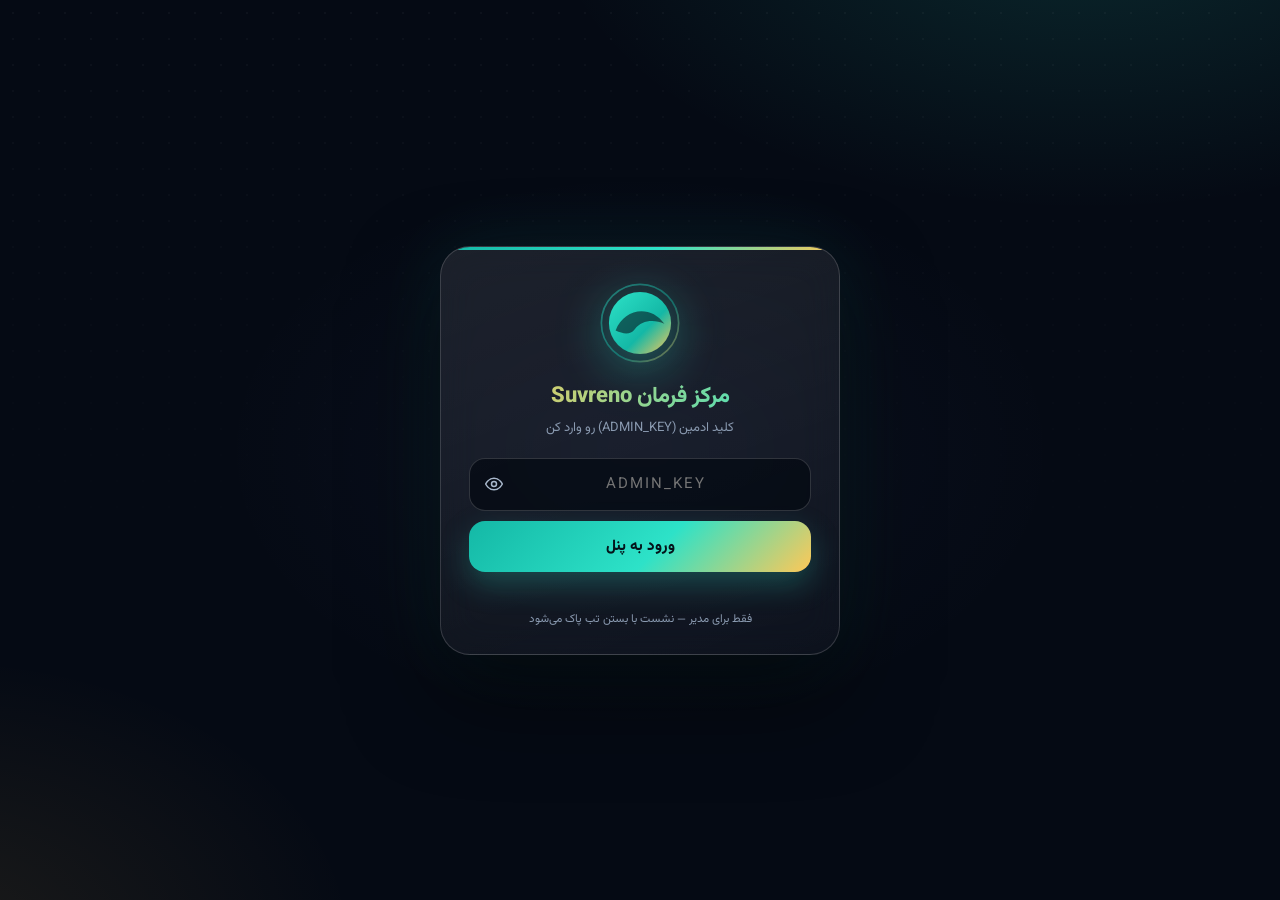
<file: panel-admin6290.html>
<!DOCTYPE html>
<html lang="fa" dir="rtl">
<head>
<meta charset="UTF-8">
<meta name="viewport" content="width=device-width,initial-scale=1">
<meta name="robots" content="noindex, nofollow">
<title>Suvreno — Admin</title>
<meta name="theme-color" content="#050a14">
<link rel="icon" id="favicon" href="data:,">
<style>
@font-face{font-family:"VazirmatnLocal";src:url("Vazirmatn.woff2") format("woff2");font-weight:100 900;font-display:swap}
:root{
  --ink:#050a14;--ink2:#0a1222;--glass:rgba(255,255,255,.045);--glass2:rgba(255,255,255,.075);
  --line:rgba(255,255,255,.09);--line2:rgba(255,255,255,.16);
  --turq:#2de2c8;--turq2:#14b8a6;--gold:#ffc857;--coral:#ff7a6b;--ind:#7c8cff;--ok:#5af0b0;--bad:#ff8a9b;
  --txt:#eef4fa;--mut:#8a9ab0;--mut2:#a9b8cc;
  --grad:linear-gradient(135deg,#14b8a6,#2de2c8 55%,#ffc857);
  --r:20px;
}
*{box-sizing:border-box;-webkit-tap-highlight-color:transparent}
html{scroll-behavior:smooth}
body{
  margin:0;min-height:100vh;color:var(--txt);font-family:"VazirmatnLocal","Vazirmatn",Tahoma,Arial,sans-serif;
  background:
    radial-gradient(900px 500px at 85% -10%,rgba(45,226,200,.14),transparent 60%),
    radial-gradient(700px 480px at -5% 105%,rgba(255,200,87,.09),transparent 60%),
    radial-gradient(600px 400px at 50% 50%,rgba(124,140,255,.05),transparent 70%),
    var(--ink);
  background-attachment:fixed;
}
body::before{content:"";position:fixed;inset:0;pointer-events:none;z-index:0;opacity:.5;
  background-image:radial-gradient(rgba(255,255,255,.07) 1px,transparent 1px);background-size:26px 26px;
  -webkit-mask-image:linear-gradient(180deg,#000,transparent 70%);mask-image:linear-gradient(180deg,#000,transparent 70%)}
button,input,select{font-family:inherit}
::selection{background:rgba(45,226,200,.3)}
::-webkit-scrollbar{width:8px;height:8px}::-webkit-scrollbar-thumb{background:rgba(255,255,255,.14);border-radius:8px}

/* ---------- ورود ---------- */
.gate{position:relative;z-index:1;min-height:100vh;display:flex;align-items:center;justify-content:center;padding:20px}
.gate-card{width:100%;max-width:400px;padding:34px 28px 26px;text-align:center;border-radius:30px;position:relative;overflow:hidden;
  background:linear-gradient(160deg,rgba(255,255,255,.09),rgba(255,255,255,.03));border:1px solid var(--line2);
  box-shadow:0 40px 90px rgba(0,0,0,.55),0 0 80px rgba(45,226,200,.1);backdrop-filter:blur(18px);-webkit-backdrop-filter:blur(18px)}
.gate-card::before{content:"";position:absolute;inset:0 0 auto 0;height:3px;background:var(--grad)}
.orb{width:84px;height:84px;margin:0 auto 14px;display:block;filter:drop-shadow(0 10px 26px rgba(45,226,200,.45));animation:float 5s ease-in-out infinite}
@keyframes float{50%{transform:translateY(-6px)}}
.gate h1{margin:0 0 4px;font-size:22px;font-weight:800;background:linear-gradient(120deg,#ffc857,#2de2c8);-webkit-background-clip:text;background-clip:text;color:transparent}
.gate .sub{margin:0;color:var(--mut);font-size:13px}
.key-wrap{position:relative;margin:20px 0 10px}
.key-wrap input{width:100%;padding:14px 16px 14px 48px;border-radius:16px;background:rgba(4,9,18,.7);border:1px solid var(--line2);color:var(--txt);font-size:15px;direction:ltr;text-align:center;letter-spacing:2px}
.key-wrap input:focus{outline:none;border-color:var(--turq);box-shadow:0 0 0 4px rgba(45,226,200,.15)}
.key-eye{position:absolute;left:6px;top:50%;transform:translateY(-50%);width:38px;height:38px;border:0;border-radius:12px;background:transparent;color:var(--mut2);cursor:pointer;display:grid;place-items:center}
.key-eye:hover{background:var(--glass2);color:var(--txt)}
#unlockBtn{width:100%;padding:14px;border:0;border-radius:16px;background:var(--grad);color:#04141a;font-weight:800;font-size:15px;cursor:pointer;transition:transform .15s,box-shadow .2s;box-shadow:0 12px 30px rgba(45,226,200,.25)}
#unlockBtn:hover{box-shadow:0 16px 38px rgba(45,226,200,.35)}#unlockBtn:active{transform:scale(.98)}
.err{color:var(--bad);font-size:12.5px;min-height:20px;margin-top:10px}
.gate-foot{margin-top:8px;color:var(--mut);font-size:11.5px}

/* ---------- قالب اصلی ---------- */
.shell{position:relative;z-index:1;display:grid;grid-template-columns:268px minmax(0,1fr);gap:0;min-height:100vh}
.rail{position:sticky;top:0;height:100vh;padding:22px 16px;display:flex;flex-direction:column;gap:18px;
  background:linear-gradient(180deg,rgba(255,255,255,.04),rgba(255,255,255,.015));border-inline-end:1px solid var(--line);backdrop-filter:blur(14px);-webkit-backdrop-filter:blur(14px)}
.brand{display:flex;align-items:center;gap:12px;padding:6px 8px}
.brand .orb{width:46px;height:46px;margin:0;animation:none;filter:drop-shadow(0 6px 14px rgba(45,226,200,.4))}
.brand b{display:block;font-size:17px;font-weight:800;background:linear-gradient(120deg,#ffc857,#2de2c8);-webkit-background-clip:text;background-clip:text;color:transparent}
.brand small{color:var(--mut);font-size:11.5px}
.main-tabs{display:flex;flex-direction:column;gap:6px}
.main-tabs button{position:relative;display:flex;align-items:center;gap:12px;width:100%;padding:12px 14px;border-radius:16px;border:1px solid transparent;
  background:transparent;color:var(--mut2);font-size:14px;font-weight:600;cursor:pointer;text-align:right;transition:background .18s,color .18s,border-color .18s}
.main-tabs button:hover{background:var(--glass);color:var(--txt)}
.main-tabs button.active{background:linear-gradient(135deg,rgba(45,226,200,.16),rgba(255,200,87,.1));border-color:rgba(45,226,200,.35);color:#fff;box-shadow:0 8px 24px rgba(45,226,200,.08)}
.main-tabs button.active::before{content:"";position:absolute;inset-inline-end:-17px;top:20%;bottom:20%;width:4px;border-radius:4px;background:var(--grad)}
.ni{width:20px;height:20px;flex:none;stroke:currentColor;fill:none;stroke-width:1.8;stroke-linecap:round;stroke-linejoin:round}
.main-tabs button.active .ni{stroke:var(--turq)}
.tab-count{margin-inline-start:auto;min-width:22px;padding:0 7px;border-radius:999px;background:var(--coral);color:#fff;font-size:11.5px;font-weight:800;line-height:22px;text-align:center;animation:pulse 1.8s infinite}
@keyframes pulse{0%{box-shadow:0 0 0 0 rgba(255,122,107,.55)}70%{box-shadow:0 0 0 9px rgba(255,122,107,0)}100%{box-shadow:0 0 0 0 rgba(255,122,107,0)}}
.rail-foot{margin-top:auto;display:flex;flex-direction:column;gap:8px}
.live-pill{display:flex;align-items:center;gap:8px;padding:10px 12px;border-radius:14px;background:var(--glass);border:1px solid var(--line);font-size:12px;color:var(--mut2)}
.live-dot{width:8px;height:8px;border-radius:50%;background:var(--ok);box-shadow:0 0 0 0 rgba(90,240,176,.6);animation:pulseg 2s infinite}
@keyframes pulseg{70%{box-shadow:0 0 0 8px rgba(90,240,176,0)}100%{box-shadow:0 0 0 0 rgba(90,240,176,0)}}
.ghost{display:flex;align-items:center;justify-content:center;gap:8px;padding:11px 14px;border-radius:14px;border:1px solid var(--line);background:var(--glass);color:var(--txt);font-size:13px;cursor:pointer;transition:background .15s,border-color .15s}
.ghost:hover{background:var(--glass2);border-color:var(--line2)}
.ghost .ni{width:17px;height:17px}
a.reset-key{cursor:pointer;color:var(--mut2)}a.reset-key:hover{color:var(--bad);border-color:rgba(255,138,155,.4)}

.main{min-width:0;padding:26px 30px 60px;max-width:1180px;width:100%}
.topbar{display:flex;align-items:center;justify-content:space-between;gap:12px;margin-bottom:22px}
.topbar h2{margin:0;font-size:24px;font-weight:800}
.topbar p{margin:4px 0 0;color:var(--mut);font-size:13px}
.top-actions{display:flex;gap:8px;align-items:center}
.top-actions .ghost{padding:10px 14px}
.mob-only{display:none}
#refreshBtn.spin .ni{animation:spin .8s linear infinite}
@keyframes spin{to{transform:rotate(360deg)}}

/* ---------- کارت‌های آماری ---------- */
.stats{display:grid;grid-template-columns:repeat(auto-fit,minmax(170px,1fr));gap:14px;margin-bottom:22px}
.stat-card{position:relative;overflow:hidden;padding:18px 18px 16px;border-radius:var(--r);background:var(--glass);border:1px solid var(--line);text-align:right;transition:transform .2s,border-color .2s}
.stat-card:hover{transform:translateY(-3px);border-color:var(--line2)}
.stat-card::after{content:"";position:absolute;top:-30px;inset-inline-start:-30px;width:90px;height:90px;border-radius:50%;background:radial-gradient(circle,rgba(45,226,200,.22),transparent 70%)}
.stat-card:nth-child(2n)::after{background:radial-gradient(circle,rgba(255,200,87,.2),transparent 70%)}
.stat-card:nth-child(3n)::after{background:radial-gradient(circle,rgba(124,140,255,.22),transparent 70%)}
.stat-card b{position:relative;display:block;font-size:30px;font-weight:800;line-height:1.2;margin-bottom:6px;letter-spacing:-.5px}
.stat-card span{position:relative;font-size:12.5px;color:var(--mut2)}
.stat-card.hot b{color:var(--gold)}.stat-card.good b{color:var(--ok)}.stat-card.warn b{color:var(--coral)}

/* ---------- عمومی ---------- */
.filter-tabs{display:flex;gap:8px;margin-bottom:16px;flex-wrap:wrap}
.filter-tabs button{padding:9px 16px;border-radius:999px;border:1px solid var(--line);background:var(--glass);color:var(--mut2);font-size:13px;cursor:pointer;transition:all .15s}
.filter-tabs button:hover{color:var(--txt);border-color:var(--line2)}
.filter-tabs button.active{background:var(--grad);color:#04141a;border-color:transparent;font-weight:800}
.sec-title{font-size:16px;font-weight:800;margin:26px 0 12px;display:flex;align-items:center;gap:10px}
.sec-title::before{content:"";width:5px;height:18px;border-radius:4px;background:var(--grad)}
.note{color:var(--mut);font-size:12.5px;margin:0 0 16px;line-height:1.9;padding:12px 14px;border-radius:14px;background:var(--glass);border:1px dashed var(--line2)}
.empty,.loading{text-align:center;color:var(--mut);padding:44px 0;font-size:14px}
.loading::before{content:"";display:block;width:26px;height:26px;margin:0 auto 12px;border-radius:50%;border:3px solid var(--line2);border-top-color:var(--turq);animation:spin .8s linear infinite}
.badge{display:inline-block;padding:3px 11px;border-radius:999px;font-size:11.5px;font-weight:700;white-space:nowrap}
.badge-start{background:rgba(59,188,255,.15);color:#7fd4ff}
.badge-plus{background:rgba(255,200,87,.16);color:var(--gold)}
.badge-refund{background:rgba(255,138,155,.15);color:var(--bad)}
.badge-wait{background:rgba(255,200,87,.16);color:#ffd27a}
.badge-ok,.badge-live{background:rgba(90,240,176,.14);color:var(--ok)}
.badge-no{background:rgba(255,138,155,.15);color:var(--bad)}
.badge-mute{background:rgba(160,170,190,.15);color:#aab4c8}
.msg-bar{margin:0 0 14px;padding:12px 16px;border-radius:14px;font-size:13px;line-height:1.8;display:none}
.msg-bar.ok{display:block;background:rgba(90,240,176,.1);border:1px solid rgba(90,240,176,.4);color:var(--ok)}
.msg-bar.bad{display:block;background:rgba(255,138,155,.1);border:1px solid rgba(255,138,155,.4);color:#ffb1bb}
.warn-box{margin:0 0 14px;padding:12px 16px;border-radius:14px;font-size:12.5px;line-height:1.9;background:rgba(255,200,87,.08);border:1px solid rgba(255,200,87,.35);color:#ffd27a}

/* ---------- نمای کلی ---------- */
.alert-card{display:none;align-items:center;gap:14px;padding:16px 18px;margin-bottom:18px;border-radius:var(--r);background:linear-gradient(120deg,rgba(255,122,107,.16),rgba(255,200,87,.1));border:1px solid rgba(255,122,107,.5)}
.alert-card.show{display:flex}
.aval-card{display:flex;align-items:center;gap:14px;padding:14px 18px;margin-bottom:18px;border-radius:var(--r);border:1px solid rgba(80,200,140,.45);background:linear-gradient(120deg,rgba(80,200,140,.14),rgba(80,200,140,.05))}
.aval-card b{display:block;font-size:15px}.aval-card span{font-size:12.5px;color:var(--mut2)}
.aval-card.warn{border-color:rgba(255,200,87,.6);background:linear-gradient(120deg,rgba(255,200,87,.18),rgba(255,200,87,.06))}
.aval-card.crit{padding:22px 20px;border:2px solid #ff4d4d;background:linear-gradient(120deg,rgba(255,60,60,.28),rgba(255,122,107,.12));box-shadow:0 0 0 4px rgba(255,60,60,.12)}
.aval-card.crit b{font-size:18px;line-height:1.9;color:#ffd9d9}
.aval-card button{margin-inline-start:auto;padding:10px 18px;border-radius:12px;border:0;background:#ff4d4d;color:#fff;font-weight:800;font-size:13px;cursor:pointer;white-space:nowrap}
.aval-card button[hidden]{display:none}
.alert-card .ai{width:44px;height:44px;border-radius:14px;background:rgba(255,122,107,.2);display:grid;place-items:center;color:var(--coral);flex:none}
.alert-card .ai .ni{width:24px;height:24px}
.alert-card b{display:block;font-size:15px}.alert-card span{font-size:12.5px;color:var(--mut2)}
.alert-card button{margin-inline-start:auto;padding:10px 18px;border-radius:12px;border:0;background:var(--coral);color:#fff;font-weight:800;font-size:13px;cursor:pointer;white-space:nowrap}
.home-grid{display:grid;grid-template-columns:1fr 1fr;gap:16px;margin-bottom:16px}
#viewHome .stats{grid-template-columns:repeat(3,1fr)}
.panel{padding:18px;border-radius:var(--r);background:var(--glass);border:1px solid var(--line)}
.panel h3{margin:0 0 14px;font-size:14.5px;font-weight:800;color:var(--mut2)}
.bar{height:12px;border-radius:99px;background:rgba(255,255,255,.07);overflow:hidden;display:flex}
.bar i{display:block;height:100%;transition:width .6s cubic-bezier(.2,.8,.2,1)}
.bar .b-like{background:linear-gradient(90deg,#2de2c8,#5af0b0)}.bar .b-dis{background:linear-gradient(90deg,#ff7a6b,#ff8a9b)}
.bar .b-start{background:linear-gradient(90deg,#3bbcff,#7fd4ff)}.bar .b-plus{background:linear-gradient(90deg,#ffc857,#ffdf8a)}
.legend{display:flex;justify-content:space-between;margin-top:10px;font-size:12.5px;color:var(--mut2)}
.legend b{color:var(--txt)}
.big-pct{font-size:36px;font-weight:800;margin-bottom:10px;background:var(--grad);-webkit-background-clip:text;background-clip:text;color:transparent}
.mini-list{display:flex;flex-direction:column;gap:8px}
.mini-item{padding:10px 12px;border-radius:12px;background:rgba(255,255,255,.035);border:1px solid var(--line);font-size:12.5px;line-height:1.8;color:var(--mut2);overflow:hidden;text-overflow:ellipsis;display:-webkit-box;-webkit-line-clamp:2;-webkit-box-orient:vertical}
.quick{display:grid;grid-template-columns:repeat(auto-fit,minmax(150px,1fr));gap:12px;margin-top:16px}
.quick button{display:flex;align-items:center;gap:10px;padding:14px;border-radius:16px;border:1px solid var(--line);background:var(--glass);color:var(--txt);font-size:13.5px;font-weight:700;cursor:pointer;transition:all .2s}
.quick button:hover{transform:translateY(-3px);border-color:rgba(45,226,200,.45);background:var(--glass2)}
.quick .ni{stroke:var(--turq)}

/* ---------- بازخوردها ---------- */
.feedback-list,.order-list{display:flex;flex-direction:column;gap:14px}
.feedback-card{position:relative;padding:18px 20px;border-radius:var(--r);background:var(--glass);border:1px solid var(--line);overflow:hidden}
.feedback-card::before{content:"";position:absolute;inset-block:0;inset-inline-start:0;width:4px;background:var(--mut)}
.feedback-card.is-like::before{background:linear-gradient(180deg,#2de2c8,#5af0b0)}
.feedback-card.is-dislike::before{background:linear-gradient(180deg,#ff7a6b,#ff8a9b)}
.msg-label{margin:0 0 7px;font-size:11.5px;color:var(--mut);font-weight:700}
.feedback-card .msg-label:not(:first-child){margin-top:14px}
.msg-text{margin:0;white-space:pre-wrap;overflow-wrap:break-word;color:var(--txt);line-height:1.9;font-size:14px}
.msg-user{padding:11px 14px;border-radius:14px;background:rgba(124,140,255,.1);border:1px solid rgba(124,140,255,.25)}
.msg-note{padding:11px 14px;border-radius:14px;background:rgba(255,200,87,.08);border:1px solid rgba(255,200,87,.28)}
.reason-chips,.learn-chips{display:flex;flex-wrap:wrap;gap:7px}
.reason-chip{padding:5px 13px;border-radius:999px;background:rgba(124,140,255,.16);color:#bcc6ff;font-size:12px;font-weight:700}
.feedback-meta{display:flex;flex-wrap:wrap;align-items:center;gap:12px;margin-top:14px;padding-top:12px;border-top:1px solid var(--line);font-size:12px;color:var(--mut)}
.verdict-like{color:var(--ok);font-weight:800}.verdict-dislike{color:var(--bad);font-weight:800}
.meta-uid{font-family:monospace;font-size:11px;word-break:break-all;margin-inline-start:auto;direction:ltr}

/* ---------- پرداخت‌ها ---------- */
.order-card{padding:18px 20px;border-radius:var(--r);background:var(--glass);border:1px solid var(--line)}
.order-card.pending{border-color:rgba(255,200,87,.6);box-shadow:0 0 0 1px rgba(255,200,87,.15),0 14px 40px rgba(255,200,87,.07)}
.order-top{display:flex;align-items:center;gap:8px;flex-wrap:wrap;margin-bottom:8px}
.order-code{margin-inline-start:auto;font-family:monospace;font-size:15px;font-weight:800;direction:ltr;color:var(--turq)}
.order-amount{font-size:24px;font-weight:800;margin:2px 0 12px}
.order-grid{display:grid;grid-template-columns:auto 1fr;gap:6px 16px;font-size:13px;line-height:1.8;margin:0}
.order-grid dt{color:var(--mut)}.order-grid dd{margin:0;word-break:break-all}
.order-grid .ltr{direction:ltr;text-align:right;font-family:monospace}
.order-warn{margin-top:12px;padding:10px 12px;border-radius:12px;background:rgba(255,138,155,.1);border:1px solid rgba(255,138,155,.4);color:#ffb1bb;font-size:12.5px;line-height:1.8}
.order-actions{display:flex;gap:10px;flex-wrap:wrap;margin-top:16px}
.btn-ok,.btn-no{flex:1;min-width:150px;padding:13px 14px;border-radius:14px;border:0;font-size:14px;font-weight:800;cursor:pointer;transition:transform .12s,filter .15s}
.btn-ok{background:linear-gradient(135deg,#19c37d,#2de2c8);color:#02130b}
.btn-no{background:rgba(255,138,155,.12);color:var(--bad);border:1px solid rgba(255,138,155,.45)}
.btn-ok:hover,.btn-no:hover{filter:brightness(1.1)}.btn-ok:active,.btn-no:active{transform:scale(.98)}
.btn-ok[disabled],.btn-no[disabled]{opacity:.45;cursor:default}

/* ---------- جدول‌ها ---------- */
.data-table-wrap{overflow-x:auto;border:1px solid var(--line);border-radius:var(--r);background:var(--glass)}
table{width:100%;border-collapse:collapse;font-size:13px}
th,td{padding:13px 14px;text-align:right;border-bottom:1px solid var(--line);vertical-align:top}
th{color:var(--mut);font-weight:700;font-size:12px;background:rgba(255,255,255,.03);white-space:nowrap}
tbody tr{transition:background .15s}tbody tr:hover{background:rgba(255,255,255,.03)}
tbody tr:last-child td{border-bottom:0}
.data-table-wrap td.ltr{direction:ltr;text-align:left;word-break:break-all}
.data-table-wrap table{min-width:560px}#usersHolder .data-table-wrap table{min-width:820px}
.sub-time{display:block;color:var(--mut);font-size:11.5px;margin-top:3px}
.users-tools{display:flex;gap:10px;flex-wrap:wrap;margin-bottom:14px}
.users-tools input,.users-tools select{padding:12px 14px;border-radius:14px;background:var(--glass);border:1px solid var(--line);color:var(--txt);font-size:13.5px}
.users-tools input{flex:1;min-width:190px}.users-tools input:focus,.users-tools select:focus{outline:none;border-color:var(--turq)}
.users-tools select option{background:#0b1425}
.login-hist summary{cursor:pointer;color:var(--turq);font-size:11.5px;margin-top:4px}
.login-hist div{font-size:11.5px;color:var(--mut2);margin-top:3px;direction:ltr;text-align:right}

/* ---------- یادگیری ---------- */
.learn-sec{margin-bottom:8px}
.learn-chip{padding:6px 13px;border-radius:999px;font-size:12.5px;font-weight:700;background:rgba(124,140,255,.15);color:#bcc6ff}
.learn-chip b{margin-inline-start:7px;color:#fff;opacity:.85}
.learn-chip.like{background:rgba(90,240,176,.12);color:var(--ok)}
.learn-chip.dislike{background:rgba(255,138,155,.13);color:var(--bad)}
.event-row{display:flex;gap:12px;align-items:flex-start;padding:12px 14px;margin-bottom:8px;border-radius:14px;border:1px solid var(--line);background:var(--glass);font-size:13px;line-height:1.8}
.event-type{flex:none;padding:3px 11px;border-radius:999px;font-size:11.5px;font-weight:800}
.event-type.like{background:rgba(90,240,176,.14);color:var(--ok)}.event-type.dislike{background:rgba(255,138,155,.15);color:var(--bad)}.event-type.topic{background:rgba(124,140,255,.16);color:#bcc6ff}
.event-meta{margin-inline-start:auto;text-align:end;font-size:11.5px;color:var(--mut);white-space:nowrap}
.profile-card{padding:16px;margin-bottom:12px;border-radius:var(--r);border:1px solid var(--line);background:var(--glass)}
.profile-head{display:flex;justify-content:space-between;gap:10px;margin-bottom:8px;font-size:14px;font-weight:800}
.profile-head small{font-family:monospace;font-weight:500;color:var(--mut);direction:ltr}
.profile-row{margin-top:10px;font-size:12.5px;color:var(--mut2)}.profile-row .learn-chips{margin-top:6px}
/* بخش یادگیری: متن/شناسه‌ی طولانی نباید صفحه را پهن کند (وگرنه نوار پایین از کادر بیرون می‌زند) */
.main{overflow-x:clip}
.event-row>span:nth-child(2){flex:1;min-width:0;overflow-wrap:anywhere}
.profile-head{flex-wrap:wrap;min-width:0}
.profile-head span{min-width:0;overflow-wrap:anywhere}
.profile-head small{min-width:0;max-width:100%;overflow-wrap:anywhere;word-break:break-all}
.learn-chip{max-width:100%;overflow-wrap:anywhere;word-break:break-word}
.profile-row{overflow-wrap:anywhere}
@media (max-width:900px){
  .event-row{flex-direction:column;gap:6px}
  .event-meta{margin-inline-start:0;text-align:start;white-space:normal}
  .rail{max-width:100vw;box-sizing:border-box}
}

/* ---------- موبایل ---------- */
@media (max-width:900px){
  .shell{display:block}
  .rail{position:fixed;inset:auto 0 0 0;height:auto;z-index:50;padding:8px 8px calc(8px + env(safe-area-inset-bottom));flex-direction:row;border-inline-end:0;border-top:1px solid var(--line2);background:rgba(8,14,28,.92)}
  .brand,.rail-foot{display:none}
  /* نوار پایین با ۱۱ تب: افقی و قابل‌اسکرول؛ هر دکمه عرض ثابت دارد تا نوشته‌ها بریده نشوند */
  .main-tabs{flex-direction:row;width:100%;gap:4px;overflow-x:auto;overflow-y:hidden;scroll-snap-type:x proximity;-webkit-overflow-scrolling:touch;scrollbar-width:none;overscroll-behavior-x:contain;
    -webkit-mask-image:linear-gradient(to right,transparent 0,#000 16px,#000 calc(100% - 16px),transparent 100%);mask-image:linear-gradient(to right,transparent 0,#000 16px,#000 calc(100% - 16px),transparent 100%)}
  .main-tabs::-webkit-scrollbar{display:none}
  .main-tabs button{flex:0 0 auto;flex-direction:column;gap:4px;width:auto;min-width:66px;max-width:96px;padding:8px 8px;font-size:11px;border-radius:14px;justify-content:center;text-align:center;scroll-snap-align:center}
  .main-tabs button.active::before{display:none}
  .main-tabs .nl{white-space:nowrap;overflow:hidden;text-overflow:ellipsis;max-width:84px;line-height:1.3}
  .tab-count{position:absolute;top:2px;inset-inline-start:50%;margin:0;min-width:18px;line-height:18px;font-size:10px;padding:0 5px}
  .main{padding:18px 14px 110px}
  .topbar h2{font-size:20px}
  .mob-only{display:flex}
  .home-grid{grid-template-columns:1fr}
  .stats,#viewHome .stats{grid-template-columns:repeat(2,1fr);gap:10px}
  .stat-card{padding:14px}.stat-card b{font-size:24px}
  .top-actions .txt{display:none}
  /* جدول‌ها روی موبایل به کارت تبدیل می‌شوند */
  .data-table-wrap{border:0;background:transparent;overflow:visible}
  .data-table-wrap table,#usersHolder .data-table-wrap table{min-width:0;display:block}
  .data-table-wrap thead{display:none}
  .data-table-wrap tbody{display:flex;flex-direction:column;gap:12px}
  .data-table-wrap tr{display:block;padding:14px;border-radius:var(--r);background:var(--glass);border:1px solid var(--line)}
  .data-table-wrap td{display:flex;justify-content:space-between;align-items:flex-start;gap:14px;padding:7px 0;border-bottom:1px dashed var(--line);text-align:left}
  .data-table-wrap td:last-child{border-bottom:0}
  .data-table-wrap td::before{content:attr(data-label);flex:none;color:var(--mut);font-size:12px;font-weight:700;text-align:right}
  .data-table-wrap td.ltr{direction:rtl;text-align:left;unicode-bidi:isolate}
  .data-table-wrap td>*{max-width:68%}
  .order-grid{grid-template-columns:1fr}.order-grid dt{margin-top:6px}
  .btn-ok,.btn-no{min-width:100%}
}

/* ===== تیکت‌ها ===== */
.tk-card{border-radius:var(--r);background:var(--glass);border:1px solid var(--line);overflow:hidden}
.tk-card.pending{border-color:rgba(255,200,87,.6);box-shadow:0 0 0 1px rgba(255,200,87,.15),0 14px 40px rgba(255,200,87,.07)}
.tk-head{display:block;width:100%;text-align:right;padding:16px 18px;background:transparent;border:0;color:var(--txt);font:inherit;cursor:pointer}
.tk-head .tk-line{display:flex;align-items:center;gap:8px;flex-wrap:wrap;margin-bottom:8px}
.tk-head .tk-who{font-weight:800;font-size:14.5px}
.tk-head .tk-prev{font-size:13px;line-height:1.8;color:var(--mut2);overflow:hidden;text-overflow:ellipsis;display:-webkit-box;-webkit-line-clamp:2;-webkit-box-orient:vertical;word-break:break-word}
.tk-body2{padding:0 18px 18px;border-top:1px dashed var(--line)}
.tk-body2 .order-grid{margin-top:14px}
.tk-sec2{margin:16px 0 8px;font-size:12.5px;font-weight:800;color:var(--mut2)}
.tk-bub{margin:0 0 10px;padding:12px 14px;border-radius:14px;font-size:13.5px;line-height:1.95;white-space:pre-wrap;word-break:break-word}
.tk-bub small{display:block;margin-bottom:4px;font-size:11.5px;color:var(--mut);font-weight:700}
.tk-bub.u{background:rgba(124,140,255,.1);border:1px solid rgba(124,140,255,.25)}
.tk-bub.s{background:rgba(45,226,200,.09);border:1px solid rgba(45,226,200,.35)}
.tk-reply{width:100%;min-height:110px;resize:vertical;padding:12px 14px;border-radius:14px;background:rgba(4,9,18,.55);border:1px solid var(--line2);color:var(--txt);font:inherit;font-size:14px;line-height:1.9}
.tk-reply:focus{outline:none;border-color:var(--turq)}
.tk-fileb{display:inline-flex;align-items:center;gap:8px;padding:10px 14px;border-radius:12px;border:1px dashed var(--line2);background:var(--glass);color:var(--txt);font:inherit;font-size:13px;cursor:pointer}
.tk-img{display:block;max-width:100%;max-height:420px;margin-top:10px;border-radius:12px;border:1px solid var(--line2)}
.sx-box{padding:16px;margin:0 0 18px;border-radius:var(--r);background:var(--glass);border:1px solid var(--line)}.sx-h{margin:18px 0 10px;font-size:16px}.sx-note{font-size:12px;color:var(--mut);line-height:1.9;margin:6px 0}
.sx-grid{display:grid;grid-template-columns:repeat(auto-fit,minmax(190px,1fr));gap:10px;margin:10px 0}.sx-grid label,.sx-full{display:flex;flex-direction:column;gap:5px;font-size:12px;color:var(--mut2)}.sx-full{margin:8px 0}
.sx-box input:not([type=checkbox]),.sx-box select,.sx-box textarea{padding:9px 11px;border-radius:10px;border:1px solid var(--line2);background:rgba(0,0,0,.25);color:var(--txt);font:inherit;font-size:13px}.sx-box textarea{min-height:70px}
.sx-row{display:flex;gap:14px;flex-wrap:wrap;align-items:center;margin:10px 0;font-size:13px}.sx-presets{display:flex;gap:8px;flex-wrap:wrap}
.sx-bars{display:flex;align-items:flex-end;gap:3px;height:90px;margin-top:10px}.sx-bar{flex:1;height:100%;display:flex;align-items:flex-end}.sx-bar i{display:block;width:100%;border-radius:3px 3px 0 0;background:var(--grad)}
.sx-tbl{width:100%;border-collapse:collapse;margin-top:8px;font-size:13px}.sx-tbl td,.sx-tbl th{padding:7px 6px;border-bottom:1px solid var(--line);text-align:right}
.sx-fb{padding:13px;margin-bottom:10px;border-radius:var(--r);background:var(--glass);border:1px solid var(--line)}.sx-fb p{margin:8px 0;line-height:1.9}
.tk-mini{padding:9px 14px;border-radius:12px;border:1px solid var(--line2);background:var(--glass);color:var(--txt);font:inherit;font-size:12.5px;cursor:pointer}
@media (prefers-reduced-motion:reduce){*{animation:none!important;transition:none!important}}


/* ===== افزوده‌ها: اعلان، مودال، نمودار، تنظیمات ===== */
.icon-btn{position:relative;padding:10px 12px}
.bell-dot{position:absolute;top:-6px;inset-inline-start:-6px;min-width:19px;height:19px;padding:0 5px;border-radius:99px;background:var(--coral);color:#fff;font-size:10.5px;font-weight:800;line-height:19px;text-align:center;animation:pulse 1.8s infinite}
.net-dot{width:9px;height:9px;border-radius:50%;background:var(--ok);flex:none;box-shadow:0 0 0 3px rgba(90,240,176,.15)}
.net-dot.off{background:var(--bad);box-shadow:0 0 0 3px rgba(255,138,155,.18)}
#toasts{position:fixed;top:calc(12px + env(safe-area-inset-top));inset-inline:12px;z-index:300;display:flex;flex-direction:column;gap:10px;align-items:center;pointer-events:none}
.toast{pointer-events:auto;width:100%;max-width:430px;display:flex;gap:12px;align-items:flex-start;padding:13px 15px;border-radius:18px;background:rgba(12,20,38,.97);border:1px solid rgba(45,226,200,.45);box-shadow:0 18px 50px rgba(0,0,0,.55);cursor:pointer;animation:tin .22s ease-out}
@keyframes tin{from{opacity:0;transform:translateY(-12px)}}
.toast .t-ic{font-size:20px;line-height:1.3}
.toast .t-b b{display:block;font-size:14px;margin-bottom:2px}
.toast .t-b span{display:block;font-size:12.5px;color:var(--mut2);line-height:1.7;word-break:break-word}
.overlay{position:fixed;inset:0;z-index:200;background:rgba(2,6,14,.72);backdrop-filter:blur(6px);-webkit-backdrop-filter:blur(6px);display:flex;align-items:center;justify-content:center;padding:16px}
.modal{width:100%;max-width:500px;max-height:90vh;overflow:auto;border-radius:24px;padding:20px;background:linear-gradient(160deg,#0f1a30,#0a1222);border:1px solid var(--line2);box-shadow:0 40px 90px rgba(0,0,0,.6);animation:tin .2s ease-out}
.modal.wide{max-width:640px}
.m-title{margin:0 0 12px;font-size:17px;font-weight:800}
.m-text{margin:0 0 14px;color:var(--mut2);font-size:13.5px;line-height:1.95}
.m-cancel{flex:1;min-width:120px;padding:13px}
.chips-row{display:flex;flex-wrap:wrap;gap:7px;margin:0 0 10px}
.tk-mini:hover{border-color:rgba(45,226,200,.5)}
.tk-mini[disabled]{opacity:.5;cursor:default}
.set-h{margin:20px 0 8px;font-size:12.5px;font-weight:800;color:var(--turq)}
.set-row{display:flex;align-items:center;justify-content:space-between;gap:14px;padding:11px 0;border-bottom:1px dashed var(--line);font-size:13.5px;cursor:pointer}
.set-row small{display:block;margin-top:3px;color:var(--mut);font-size:11.5px;line-height:1.7;font-weight:400}
.set-row input[type=checkbox]{appearance:none;-webkit-appearance:none;flex:none;width:44px;height:26px;border-radius:99px;background:rgba(255,255,255,.12);position:relative;cursor:pointer;transition:background .2s}
.set-row input[type=checkbox]::after{content:"";position:absolute;top:3px;inset-inline-start:3px;width:20px;height:20px;border-radius:50%;background:#fff;transition:transform .2s}
.set-row input[type=checkbox]:checked{background:var(--turq2)}
.set-row input[type=checkbox]:checked::after{transform:translateX(-18px)}
.set-sel,.set-in{padding:10px 12px;border-radius:12px;background:rgba(4,9,18,.6);border:1px solid var(--line2);color:var(--txt);font-size:13px;min-width:0}
.set-sel option{background:#0b1425}
.set-in{width:100%;margin-bottom:8px}
.set-in:focus,.set-sel:focus{outline:none;border-color:var(--turq)}
.set-line{display:flex;gap:8px;margin-bottom:8px;flex-wrap:wrap;align-items:flex-start}
.set-line .set-in{flex:1;min-width:160px;margin:0}
.nc-list{display:flex;flex-direction:column;gap:8px;max-height:52vh;overflow:auto;margin-bottom:12px}
.nc-item{display:flex;gap:12px;align-items:flex-start;width:100%;text-align:right;padding:12px 14px;border-radius:14px;border:1px solid var(--line);background:var(--glass);color:var(--txt);font:inherit;cursor:pointer}
.nc-item.unread{border-color:rgba(255,200,87,.55);background:rgba(255,200,87,.07)}
.nc-ic{font-size:20px}
.nc-b b{display:block;font-size:13.5px}
.nc-b span{display:block;font-size:12.5px;color:var(--mut2);line-height:1.7;margin-top:2px;word-break:break-word}
.nc-b small{display:block;margin-top:4px;color:var(--mut);font-size:11px}
.chart{display:flex;align-items:flex-end;gap:5px;height:132px;direction:rtl}
.cb{flex:1;min-width:0;display:flex;flex-direction:column;align-items:center;justify-content:flex-end;height:100%}
.cb i{display:block;width:100%;max-width:26px;border-radius:7px 7px 2px 2px;background:linear-gradient(180deg,var(--turq),var(--turq2))}
.chart.gold .cb i{background:linear-gradient(180deg,var(--gold),#d99a2b)}
.cb em{font-style:normal;font-size:10px;color:var(--mut2);margin-bottom:3px;white-space:nowrap}
.cb span{font-size:10px;color:var(--mut);margin-top:6px;height:12px;white-space:nowrap}
.feed-item{display:flex;align-items:center;gap:10px;padding:10px 0;border-bottom:1px dashed var(--line);font-size:13px}
.feed-item:last-child{border-bottom:0}
.fi-ic{flex:none;width:30px;height:30px;border-radius:10px;background:var(--glass2);display:grid;place-items:center;font-size:15px}
.fi-tx{flex:1;min-width:0;color:var(--mut2);overflow:hidden;text-overflow:ellipsis;white-space:nowrap}
.fi-t{flex:none;font-size:11.5px;color:var(--mut)}
.copyable{cursor:copy}
.copyable:hover{color:var(--turq)}
.u-row{cursor:pointer}
.more-wrap{text-align:center;margin:16px 0 4px}
.stat-card b.money{font-size:22px}
.tools-row{display:flex;gap:10px;flex-wrap:wrap;margin-bottom:14px}
.tools-row input{flex:1;min-width:190px;padding:12px 14px;border-radius:14px;background:var(--glass);border:1px solid var(--line);color:var(--txt);font-size:13.5px}
.tools-row input:focus{outline:none;border-color:var(--turq)}
:focus-visible{outline:2px solid var(--turq);outline-offset:2px}
@media (max-width:900px){
  .overlay{align-items:flex-end;padding:0}
  .modal,.modal.wide{max-width:none;border-radius:24px 24px 0 0;max-height:92vh;padding-bottom:calc(20px + env(safe-area-inset-bottom))}
  .top-actions{gap:6px}
  .fi-tx{white-space:normal}
  .stats>.stat-card:last-child:nth-child(odd){grid-column:1/-1}
}

.pv-card{margin:0 0 16px;padding:14px 16px;border-radius:var(--r,18px);background:var(--glass,rgba(255,255,255,.05));border:1px solid var(--line,rgba(255,255,255,.12))}
.pv-sec{margin:12px 0;padding-top:10px;border-top:1px solid var(--line,rgba(255,255,255,.1));font-size:13px;line-height:1.9}
.pv-sec h4{margin:0 0 4px;font-size:14px}
.pv-bar{height:8px;border-radius:6px;background:rgba(255,255,255,.1);overflow:hidden;margin:4px 0}
.pv-bar i{display:block;height:100%;background:var(--grad,linear-gradient(90deg,#14b8a6,#2de2c8))}
.pv-bar.bad i{background:var(--bad,#ff7a6b)}
.pv-chip{display:inline-block;margin:2px 3px;padding:1px 9px;border-radius:10px;background:rgba(255,255,255,.08);font-size:12px}
.pv-chip.ok{background:rgba(90,240,176,.15)}.pv-chip.wait{background:rgba(255,200,87,.18)}.pv-chip.no{background:rgba(255,122,107,.18)}
.pv-form{display:grid;grid-template-columns:repeat(auto-fit,minmax(130px,1fr));gap:8px;margin:8px 0}
.pv-form label{display:flex;flex-direction:column;gap:4px;font-size:12px;color:var(--mut2,#9fb0c6)}
.pv-form input{padding:9px 10px;border-radius:10px;border:1px solid var(--line,rgba(255,255,255,.18));background:rgba(0,0,0,.25);color:var(--txt,#fff);font:inherit;direction:ltr;text-align:center}
</style>
</head>
<body>
<div id="gateScreen" class="gate">
  <div class="gate-card">
    <svg class="orb" viewBox="0 0 100 100" aria-hidden="true"><defs><linearGradient id="og1" x1="0" y1="0" x2="1" y2="1"><stop offset="0" stop-color="#2de2c8"/><stop offset=".6" stop-color="#14b8a6"/><stop offset="1" stop-color="#ffc857"/></linearGradient></defs><circle cx="50" cy="50" r="46" fill="none" stroke="url(#og1)" stroke-width="2" opacity=".45"/><circle cx="50" cy="50" r="37" fill="url(#og1)"/><path d="M21 59c10-27 42-31 58-8-13-6-27-4-35 6-6 8-14 6-23 2z" fill="rgba(5,10,20,.55)"/></svg>
    <h1>مرکز فرمان Suvreno</h1>
    <p class="sub">کلید ادمین (ADMIN_KEY) رو وارد کن</p>
    <div class="key-wrap">
      <input type="password" id="adminKeyInput" placeholder="ADMIN_KEY" autocomplete="off">
      <button type="button" class="key-eye" id="keyEye" aria-label="نمایش کلید"><svg class="ni" viewBox="0 0 24 24" aria-hidden="true"><path d="M2 12s3.6-7 10-7 10 7 10 7-3.6 7-10 7S2 12 2 12z"/><circle cx="12" cy="12" r="3"/></svg></button>
    </div>
    <button id="unlockBtn" type="button">ورود به پنل</button>
    <div class="err" id="gateError"></div>
    <div class="gate-foot">فقط برای مدیر — نشست با بستن تب پاک می‌شود</div>
  </div>
</div>

<div id="panelScreen" style="display:none">
<div class="shell">
  <aside class="rail">
    <div class="brand"><svg class="orb" viewBox="0 0 100 100" aria-hidden="true"><defs><linearGradient id="og2" x1="0" y1="0" x2="1" y2="1"><stop offset="0" stop-color="#2de2c8"/><stop offset=".6" stop-color="#14b8a6"/><stop offset="1" stop-color="#ffc857"/></linearGradient></defs><circle cx="50" cy="50" r="46" fill="none" stroke="url(#og2)" stroke-width="2" opacity=".45"/><circle cx="50" cy="50" r="37" fill="url(#og2)"/><path d="M21 59c10-27 42-31 58-8-13-6-27-4-35 6-6 8-14 6-23 2z" fill="rgba(5,10,20,.55)"/></svg><div><b>Suvreno</b><small>مرکز فرمان</small></div></div>
    <nav class="main-tabs">
      <button type="button" id="tabHome" class="active"><svg class="ni" viewBox="0 0 24 24" aria-hidden="true"><path d="M3 11l9-8 9 8"/><path d="M5 10v10h14V10"/><path d="M10 20v-6h4v6"/></svg><span class="nl">نمای کلی</span></button>
      <button type="button" id="tabFeedback"><svg class="ni" viewBox="0 0 24 24" aria-hidden="true"><path d="M21 12a8 8 0 0 1-11.6 7.1L4 20l1-4.6A8 8 0 1 1 21 12z"/></svg><span class="nl">بازخوردها</span></button>
      <button type="button" id="tabOrders"><svg class="ni" viewBox="0 0 24 24" aria-hidden="true"><rect x="3" y="5" width="18" height="14" rx="3"/><path d="M3 10h18"/><path d="M7 15h3"/></svg><span class="nl">پرداخت‌ها</span><span class="tab-count" id="ordersBadge" style="display:none"></span></button>
      <button type="button" id="tabTickets"><svg class="ni" viewBox="0 0 24 24" aria-hidden="true"><path d="M3 9a2 2 0 0 0 0 6v3a1 1 0 0 0 1 1h16a1 1 0 0 0 1-1v-3a2 2 0 0 1 0-6V6a1 1 0 0 0-1-1H4a1 1 0 0 0-1 1z"/><path d="M13 5v14" stroke-dasharray="2 3"/></svg><span class="nl">تیکت‌ها</span><span class="tab-count" id="ticketsBadge" style="display:none"></span></button>
      <button type="button" id="tabSubs"><svg class="ni" viewBox="0 0 24 24" aria-hidden="true"><path d="M12 3l2.6 5.6 6 .8-4.4 4.2 1.1 6L12 16.7 6.7 19.6l1.1-6L3.4 9.4l6-.8z"/></svg><span class="nl">اشتراک‌ها</span></button>
      <button type="button" id="tabUsers"><svg class="ni" viewBox="0 0 24 24" aria-hidden="true"><circle cx="9" cy="8" r="3.5"/><path d="M2.5 20c.6-3.6 3.2-5.5 6.5-5.5s5.9 1.9 6.5 5.5"/><path d="M16 4.6a3.4 3.4 0 0 1 0 6.4"/><path d="M18 14.8c1.9.6 3.1 2.3 3.5 5.2"/></svg><span class="nl">کاربران</span></button>
      <button type="button" id="tabLearn"><svg class="ni" viewBox="0 0 24 24" aria-hidden="true"><path d="M9 4a3 3 0 0 0-3 3 3 3 0 0 0-2 5 3 3 0 0 0 2 5 3 3 0 0 0 6 1V5a2 2 0 0 0-3-1z"/><path d="M15 4a3 3 0 0 1 3 3 3 3 0 0 1 2 5 3 3 0 0 1-2 5 3 3 0 0 1-6 1"/></svg><span class="nl">یادگیری</span></button>
      <button type="button" id="tabStats"><svg class="ni" viewBox="0 0 24 24" aria-hidden="true"><path d="M4 20V10"/><path d="M10 20V4"/><path d="M16 20v-7"/><path d="M22 20H2"/></svg><span class="nl">آمار فروش</span></button>
      <button type="button" id="tabDisc"><svg class="ni" viewBox="0 0 24 24" aria-hidden="true"><path d="M20 12l-8 8-9-9V3h8z"/><circle cx="7.5" cy="7.5" r="1.5"/></svg><span class="nl">تخفیف‌ها</span></button>
      <button type="button" id="tabVoice"><svg class="ni" viewBox="0 0 24 24" aria-hidden="true"><path d="M12 21s-7-4.4-7-10a4 4 0 0 1 7-2.6A4 4 0 0 1 19 11c0 5.6-7 10-7 10z"/></svg><span class="nl">نظرات</span></button>
      <button type="button" id="tabFree"><svg class="ni" viewBox="0 0 24 24" aria-hidden="true"><path d="M12 3v18"/><path d="M17 7.5c0-1.9-2.2-3-5-3s-5 1.1-5 3 2 2.6 5 3 5 1.1 5 3-2.2 3-5 3-5-1.1-5-3"/></svg><span class="nl">هزینه‌ی رایگان‌ها</span></button>
      <button type="button" id="tabErr"><svg class="ni" viewBox="0 0 24 24" aria-hidden="true"><circle cx="12" cy="12" r="9"/><path d="M12 7v6"/><path d="M12 16.5v.5"/></svg><span class="nl">خطاها</span></button>
      <button type="button" id="tabAgent"><svg class="ni" viewBox="0 0 24 24" aria-hidden="true"><rect x="5" y="8" width="14" height="11" rx="3"/><path d="M12 4v4"/><circle cx="12" cy="3.5" r="1"/><circle cx="9.5" cy="13" r="1"/><circle cx="14.5" cy="13" r="1"/><path d="M9.5 16.5h5"/></svg><span class="nl">ایجنت</span></button>
      <button type="button" id="tabCtl"><svg class="ni" viewBox="0 0 24 24" aria-hidden="true"><path d="M12 3l8 3v6c0 4.5-3.2 7.8-8 9-4.8-1.2-8-4.5-8-9V6z"/><path d="M9 12l2 2 4-4"/></svg><span class="nl">کنترل</span></button>
      <button type="button" id="tabBots"><svg class="ni" viewBox="0 0 24 24" aria-hidden="true"><rect x="4" y="7" width="16" height="12" rx="3"/><path d="M12 3v4"/><circle cx="9" cy="13" r="1.2"/><circle cx="15" cy="13" r="1.2"/><path d="M2 12v3"/><path d="M22 12v3"/></svg><span class="nl">بات‌ها</span></button>
      <button type="button" id="tabUx"><svg class="ni" viewBox="0 0 24 24" aria-hidden="true"><path d="M4 20V10"/><path d="M10 20V4"/><path d="M16 20v-7"/><path d="M22 20H2"/></svg><span class="nl">رفتار</span></button>
      <button type="button" id="tabSurvey"><svg class="ni" viewBox="0 0 24 24" aria-hidden="true"><path d="M12 3l2.6 5.6 6.1.7-4.5 4.2 1.2 6L12 16.5 6.6 19.5l1.2-6L3.3 9.3l6.1-.7z"/></svg><span class="nl">نظرسنجی</span></button>
    </nav>
    <div class="rail-foot">
      <div class="live-pill"><span class="live-dot"></span><span id="lastUpdate">در حال اتصال…</span></div>
    </div>
  </aside>

  <main class="main">
    <header class="topbar">
      <div><h2 id="secTitle">نمای کلی</h2><p id="secSub">همه‌چیز Suvreno یک‌جا</p></div>
      <div class="top-actions">
        <span class="net-dot" id="netDot" title="آنلاین"></span><button id="bellBtn" type="button" class="ghost icon-btn" aria-label="اعلان‌ها"><svg class="ni" viewBox="0 0 24 24" aria-hidden="true"><path d="M6 9a6 6 0 0 1 12 0c0 6 2 7 2 8H4c0-1 2-2 2-8z"/><path d="M10 20a2 2 0 0 0 4 0"/></svg><span class="bell-dot" id="bellCount" style="display:none"></span></button><button id="setBtn" type="button" class="ghost icon-btn" aria-label="تنظیمات"><svg class="ni" viewBox="0 0 24 24" aria-hidden="true"><path d="M4 6h9M17 6h3M4 12h3M11 12h9M4 18h11M19 18h1"/><circle cx="15" cy="6" r="2"/><circle cx="9" cy="12" r="2"/><circle cx="17" cy="18" r="2"/></svg></button>
        <button id="refreshBtn" type="button" class="ghost"><svg class="ni" viewBox="0 0 24 24" aria-hidden="true"><path d="M20 11a8 8 0 1 0-2.3 5.7"/><path d="M20 4v7h-7"/></svg><span class="txt">بروزرسانی</span></button>
        <a class="ghost reset-key" id="resetKeyLink"><svg class="ni" viewBox="0 0 24 24" aria-hidden="true"><path d="M15 4h3a2 2 0 0 1 2 2v12a2 2 0 0 1-2 2h-3"/><path d="M10 17l-5-5 5-5"/><path d="M5 12h11"/></svg><span class="txt">تغییر کلید</span></a>
      </div>
    </header>

  <div id="viewHome">
    <div class="alert-card" id="hmAlert">
      <div class="ai"><svg class="ni" viewBox="0 0 24 24" aria-hidden="true"><path d="M6 9a6 6 0 0 1 12 0c0 6 2 7 2 8H4c0-1 2-2 2-8z"/><path d="M10 20a2 2 0 0 0 4 0"/></svg></div>
      <div><b id="hmAlertT"></b><span>تا تأیید نکنی، پلن برای کاربر فعال نمی‌شود.</span></div>
      <button type="button" data-go="orders">بررسی و تأیید</button>
    </div>
    <div class="aval-card" id="hmAvalStatus" role="status" aria-live="polite">
      <div><b id="hmAvalStT">🟢 سرویس AvalAI متصل و فعال است.</b><span id="hmAvalStS"></span></div>
      <button type="button" id="hmAvalAck" hidden>تأیید و بازنشانی هشدار</button>
    </div>
    <div class="alert-card" id="hmAvalAlert">
      <div class="ai"><svg class="ni" viewBox="0 0 24 24" aria-hidden="true"><path d="M12 3l10 18H2z"/><path d="M12 10v4"/><path d="M12 17.5v.5"/></svg></div>
      <div><b id="hmAvalT"></b><span id="hmAvalS"></span></div>
      <button type="button" id="hmAvalBtn">باز کردن پنل AvalAI</button>
    </div>
    <div class="stats">
      <div class="stat-card"><b id="hmUsers">-</b><span>کل کاربران</span></div>
      <div class="stat-card"><b id="hmLive">-</b><span>کاربر دارای نشست</span></div>
      <div class="stat-card hot"><b id="hmActive">-</b><span>اشتراک فعال فعلی</span></div>
      <div class="stat-card"><b id="hmBuyers">-</b><span>کل خریداران</span></div>
      <div class="stat-card" id="hmPendCard"><b id="hmPend">-</b><span>پرداخت منتظر تأیید</span></div>
      <div class="stat-card" id="hmTkCard"><b id="hmTk">-</b><span>تیکت منتظر پاسخ</span></div>
      <div class="stat-card"><b id="hmFb">-</b><span>کل بازخوردها</span></div>
    </div>
    <div class="stats" id="hmRevenue">
      <div class="stat-card good"><b class="money" id="rvToday">-</b><span>درآمد امروز (تومان)</span></div>
      <div class="stat-card good"><b class="money" id="rv7">-</b><span>۷ روز اخیر (تومان)</span></div>
      <div class="stat-card good"><b class="money" id="rv30">-</b><span>۳۰ روز اخیر (تومان)</span></div>
    </div>
    <div class="home-grid">
      <div class="panel"><h3>رضایت کاربران</h3>
        <div class="big-pct" id="hmSat">—</div>
        <div class="bar"><i class="b-like" id="hmBarLike" style="width:0"></i><i class="b-dis" id="hmBarDis" style="width:0"></i></div>
        <div class="legend"><span>👍 <b id="hmLikes">-</b> لایک</span><span>👎 <b id="hmDis">-</b> دیسلایک</span></div>
      </div>
      <div class="panel"><h3>ترکیب خریداران</h3>
        <div class="big-pct" id="hmPlanTxt">—</div>
        <div class="bar"><i class="b-start" id="hmBarStart" style="width:0"></i><i class="b-plus" id="hmBarPlus" style="width:0"></i></div>
        <div class="legend"><span>Start <b id="hmStart">-</b></span><span>Plus <b id="hmPlus">-</b></span></div>
      </div>
    </div>
    <div class="home-grid">
      <div class="panel"><h3>آخرین دیس‌لایک‌ها (برای بهبود Suvreno)</h3><div class="mini-list" id="hmBad"><div class="empty" style="padding:14px 0">—</div></div></div>
      <div class="panel"><h3>موضوع‌های پرتکرار کاربرها</h3><div class="learn-chips" id="hmTopics"><span class="note" style="margin:0;border:0;padding:0">—</span></div></div>
    </div>
    <div class="home-grid">
      <div class="panel"><h3>ثبت‌نام‌های ۱۴ روز اخیر</h3><div class="chart" id="chSignup"></div></div>
      <div class="panel"><h3>درآمد ۱۴ روز اخیر</h3><div class="chart gold" id="chRevenue"></div></div>
    </div>
    <div class="panel" style="margin-bottom:16px"><h3>آخرین فعالیت‌ها</h3><div id="hmFeed"></div></div>
    <p class="sec-title">دسترسی سریع</p>
    <div class="quick">
      <button type="button" data-go="orders"><svg class="ni" viewBox="0 0 24 24" aria-hidden="true"><rect x="3" y="5" width="18" height="14" rx="3"/><path d="M3 10h18"/><path d="M7 15h3"/></svg><span>تأیید پرداخت‌ها</span></button>
      <button type="button" data-go="users"><svg class="ni" viewBox="0 0 24 24" aria-hidden="true"><circle cx="9" cy="8" r="3.5"/><path d="M2.5 20c.6-3.6 3.2-5.5 6.5-5.5s5.9 1.9 6.5 5.5"/><path d="M16 4.6a3.4 3.4 0 0 1 0 6.4"/><path d="M18 14.8c1.9.6 3.1 2.3 3.5 5.2"/></svg><span>لیست کاربران</span></button>
      <button type="button" data-go="subs"><svg class="ni" viewBox="0 0 24 24" aria-hidden="true"><path d="M12 3l2.6 5.6 6 .8-4.4 4.2 1.1 6L12 16.7 6.7 19.6l1.1-6L3.4 9.4l6-.8z"/></svg><span>اشتراک‌ها</span></button>
      <button type="button" data-go="feedback"><svg class="ni" viewBox="0 0 24 24" aria-hidden="true"><path d="M21 12a8 8 0 0 1-11.6 7.1L4 20l1-4.6A8 8 0 1 1 21 12z"/></svg><span>بازخوردها</span></button>
      <button type="button" data-go="tickets"><svg class="ni" viewBox="0 0 24 24" aria-hidden="true"><path d="M3 9a2 2 0 0 0 0 6v3a1 1 0 0 0 1 1h16a1 1 0 0 0 1-1v-3a2 2 0 0 1 0-6V6a1 1 0 0 0-1-1H4a1 1 0 0 0-1 1z"/></svg><span>تیکت‌های پشتیبانی</span></button>
      <button type="button" data-go="learn"><svg class="ni" viewBox="0 0 24 24" aria-hidden="true"><path d="M9 4a3 3 0 0 0-3 3 3 3 0 0 0-2 5 3 3 0 0 0 2 5 3 3 0 0 0 6 1V5a2 2 0 0 0-3-1z"/><path d="M15 4a3 3 0 0 1 3 3 3 3 0 0 1 2 5 3 3 0 0 1-2 5 3 3 0 0 1-6 1"/></svg><span>یادگیری Suvreno</span></button>
    </div>
  </div>
  <div id="viewFeedback" style="display:none">
  <div class="stats">
    <div class="stat-card"><b id="totalCount">-</b><span>کل بازخوردها</span></div>
    <div class="stat-card"><b id="likeCount">-</b><span>👍 لایک</span></div>
    <div class="stat-card"><b id="dislikeCount">-</b><span>👎 دیسلایک</span></div>
  </div>

  <div class="filter-tabs">
    <button id="filterAllBtn" type="button" class="active">همه</button>
    <button id="filterLikeBtn" type="button">👍 فقط لایک‌ها</button>
    <button id="filterDislikeBtn" type="button">👎 فقط دیس‌لایک‌ها</button>
  </div>
  <div class="tools-row"><input type="search" id="fbSearch" placeholder="جستجو: پیام، پاسخ، دلیل یا شناسه…"><button type="button" class="tk-mini" id="fbExport">⬇️ خروجی CSV</button></div>

  <div id="tableHolder"><div class="loading">در حال بارگذاری...</div></div>
  </div>

  <div id="viewOrders" style="display:none">
    <div class="stats">
      <div class="stat-card"><b id="ordSubmitted">-</b><span>منتظر تأیید شما</span></div>
      <div class="stat-card"><b id="ordAwaiting">-</b><span>منتظر اعلام پرداخت</span></div>
      <div class="stat-card"><b id="ordApproved">-</b><span>تأییدشده (۴۵ روز اخیر)</span></div>
    </div>
    <div class="msg-bar" id="ordersMsg"></div>
    <p class="note" id="ordersNote">کاربر پلن رو انتخاب می‌کنه، مبلغ رو کارت‌به‌کارت می‌کنه و «پرداخت کردم» می‌زنه. تو اپ بانکت یا پیامک بانک چک کن مبلغ رسیده باشه، بعد «تأیید و فعال‌سازی» رو بزن تا پلن (مدت، کیف پول، سهمیه‌ها) خودکار برای کاربر فعال بشه. اگه پول نیومده «رد پرداخت» رو بزن.</p>
    <div class="filter-tabs">
      <button id="ordFilterSubmitted" type="button" class="active">⏳ منتظر تأیید</button>
      <button id="ordFilterAwaiting" type="button">📝 اعلام‌نشده</button>
      <button id="ordFilterHistory" type="button">🗂 تاریخچه</button>
    </div>
    <div class="tools-row"><input type="search" id="ordersSearch" placeholder="جستجو: کد سفارش، ایمیل، نام، شماره پیگیری یا ۴ رقم کارت…"><button type="button" class="tk-mini" id="ordersExport">⬇️ خروجی CSV</button></div>
    <div id="ordersHolder"><div class="loading">در حال بارگذاری...</div></div>
  </div>

    <div id="viewTickets" style="display:none">
    <div class="stats">
      <div class="stat-card"><b id="tkOpen">-</b><span>منتظر پاسخ تو</span></div>
      <div class="stat-card"><b id="tkAnswered">-</b><span>پاسخ داده‌شده</span></div>
      <div class="stat-card"><b id="tkClosed">-</b><span>بسته‌شده</span></div>
    </div>
    <div class="msg-bar" id="ticketsMsg"></div>
    <p class="note">هر تیکت با نام، نام‌خانوادگی و ایمیلی که کاربر در فرم نوشته، ایمیل و نام حساب واقعیِ او در Suvreno و شناسه‌ی کاربری نمایش داده می‌شود تا کاربرها را با هم اشتباه نگیری. روی هر تیکت بزن تا باز شود، فایل پیوست را ببینی و پاسخ بدهی. پاسخ تو همان لحظه در بخش «تیکت‌های من» همان کاربر نمایش داده می‌شود و (اگر ایمیل‌فرستی تنظیم باشد) به ایمیلش هم خبر می‌رود. هر تیکت جدید با ntfy هم به تو اعلام می‌شود.</p>
    <div class="filter-tabs">
      <button id="tkfOpen" type="button" class="active">⏳ منتظر پاسخ</button>
      <button id="tkfAnswered" type="button">✅ پاسخ داده‌شده</button>
      <button id="tkfClosed" type="button">🗂 بسته‌شده</button>
      <button id="tkfAll" type="button">همه</button>
    </div>
    <div class="users-tools"><input type="search" id="ticketsSearch" placeholder="جستجو: نام، ایمیل، کد تیکت یا متن مشکل..."><button type="button" class="tk-mini" id="tkExport">⬇️ خروجی CSV</button></div>
    <div id="ticketsHolder"><div class="loading">در حال بارگذاری...</div></div>
  </div>

  <div id="viewSubs" style="display:none">
    <div class="stats">
      <div class="stat-card"><b id="startBuyers">-</b><span>خریدار Start</span></div>
      <div class="stat-card"><b id="plusBuyers">-</b><span>خریدار Plus</span></div>
      <div class="stat-card"><b id="activeNow">-</b><span>اشتراک فعال فعلی</span></div>
      <div class="stat-card"><b id="packBuyers">-</b><span>خریدار اعتبار جداگانه</span></div>
      <div class="stat-card"><b id="packActive">-</b><span>اعتبار جداگانه‌ی فعال فعلی</span></div>
    </div>
    <div class="stats">
      <div class="stat-card good"><b class="money" id="sbToday">-</b><span>درآمد امروز (تومان)</span></div>
      <div class="stat-card good"><b class="money" id="sb7">-</b><span>۷ روز اخیر (تومان)</span></div>
      <div class="stat-card good"><b class="money" id="sb30">-</b><span>۳۰ روز اخیر (تومان)</span></div>
      <div class="stat-card good"><b class="money" id="sbTotal">-</b><span>مجموع خریدهای لیست (تومان)</span></div>
    </div>
    <p class="note">«خریدار» = تعداد کاربرهای یکتا که حداقل یک پرداخت تأییدشده برای آن پلن دارند. «اشتراک فعال فعلی» شامل روزهای هدیه‌ی دعوت دوستان هم می‌شود. خریدهایی که بازگشت وجه خورده‌اند در لیست با برچسب جدا نشان داده می‌شوند و در شمارش خریدار نیستند.</p>
    <div class="tools-row"><input type="search" id="subsSearch" placeholder="جستجو: نام یا ایمیل خریدار…"><button type="button" class="tk-mini" id="subsExport">⬇️ خروجی CSV</button></div>
    <div id="subsHolder"><div class="loading">در حال بارگذاری...</div></div>
  </div>

  <div id="viewUsers" style="display:none">
    <div class="stats">
      <div class="stat-card"><b id="usersTotal">-</b><span>کل ثبت‌نام‌شده‌ها</span></div>
      <div class="stat-card"><b id="usersVerified">-</b><span>ایمیل تأییدشده</span></div>
      <div class="stat-card"><b id="usersLoggedIn">-</b><span>واردشده (دارای نشست)</span></div>
      <div class="stat-card"><b id="usersNever">-</b><span>هرگز وارد نشده</span></div>
    </div>
    <div id="usersWarn"></div>
    <p class="note" id="usersNote"></p>
    <div class="filter-tabs">
      <button id="ufAll" type="button" class="active">همه</button>
      <button id="ufIn" type="button">✅ واردشده‌ها</button>
      <button id="ufNever" type="button">🚫 وارد نشده‌ها</button>
      <button id="ufLive" type="button">🟢 نشست فعال</button>
      <button id="ufUnv" type="button">📧 ایمیل تأییدنشده</button>
    </div>
    <div class="users-tools">
      <input type="search" id="usersSearch" placeholder="جستجو بر اساس نام یا ایمیل...">
      <select id="usersSort" aria-label="مرتب‌سازی">
        <option value="lastLogin">جدیدترین ورود</option>
        <option value="oldLogin">قدیمی‌ترین ورود</option>
        <option value="signup">جدیدترین ثبت‌نام</option>
        <option value="name">نام (الفبا)</option>
      </select>
      <button type="button" class="tk-mini" id="usersExport">⬇️ خروجی CSV</button>
    </div>
    <div id="usersHolder"><div class="loading">در حال بارگذاری...</div></div>
  </div>
  <div id="viewStats" style="display:none">
    <div class="tools-row"><button type="button" class="tk-mini" id="statsReload">🔄 بروزرسانی آمار</button></div>
    <div id="statsHolder"><div class="loading">در حال بارگذاری...</div></div>
  </div>

  <div id="viewCtl" style="display:none">
    <div class="tools-row"><button type="button" class="tk-mini" id="ctlReload">🔄 بروزرسانی</button><button type="button" class="tk-mini" id="ctlCsvProfit">⬇️ CSV هزینه/سود کاربران</button><button type="button" class="tk-mini" id="ctlCsvLog">⬇️ CSV گزارش عملیات</button></div>
    <div id="ctlHolder"><div class="loading">در حال بارگذاری...</div></div>
    <div class="sx-box">
      <h3 class="sx-h">⚙️ تنظیمات بودجه و هشدار</h3>
      <div class="sx-grid">
        <label>موجودی فعلی AvalAI (تومان) — بعد از هر شارژ وارد کن<input id="ctlBal" type="number" min="0" inputmode="numeric" placeholder="خالی = بدون تغییر"></label>
        <label>سقف بودجه‌ی روزانه‌ی هزینه (۰ = بدون سقف)<input id="ctlBud" type="number" min="0" inputmode="numeric"></label>
        <label>هشدار وقتی موجودی کمتر از چند روز شد<input id="ctlLow" type="number" min="1" max="30" inputmode="numeric" value="3"></label>
      </div>
      <div class="sx-note">هشدارها (کم‌شدن موجودی، پرشدن بودجه، سفارش کارت‌به‌کارتِ بیش از ۲ ساعت معطل، سوءاستفاده) با همان کانال‌های اعلان ادمین (ntfy و ...) ارسال می‌شن.</div>
      <div class="sx-row"><button type="button" class="tk-mini" id="ctlSave">💾 ذخیره</button></div>
    </div>
    <div class="sx-box">
      <h3 class="sx-h">🏦 تست پیامک بانک (تأیید خودکار)</h3>
      <div class="sx-note">متن یک پیامک واریز رو اینجا بچسبون تا ببینی مبلغ درست خونده می‌شه و با کدوم سفارش باز می‌خونه. این فقط تسته و چیزی فعال نمی‌کنه.</div>
      <textarea id="ctlSmsText" rows="4" style="width:100%" placeholder="متن پیامک واریز..."></textarea>
      <div class="sx-row"><button type="button" class="tk-mini" id="ctlSmsTest">بررسی</button></div>
      <div id="ctlSmsOut" class="sx-note"></div>
    </div>
    <div class="sx-box">
      <h3 class="sx-h">💳 تغییر دستیِ اعتبار کاربر</h3>
      <div class="sx-grid">
        <label>ایمیل کاربر<input id="ctlCrEmail" dir="ltr" maxlength="200"></label>
        <label>مبلغ (تومان؛ منفی = کسر)<input id="ctlCrAmt" type="number" inputmode="numeric" placeholder="مثلاً 20000 یا -5000"></label>
        <label>دلیل (در گزارش ثبت می‌شه)<input id="ctlCrNote" maxlength="120"></label>
      </div>
      <div class="sx-row"><button type="button" class="tk-mini" id="ctlCredit">ثبت تغییر اعتبار</button></div>
    </div>
    <div class="sx-box">
      <h3 class="sx-h">🛡️ محدود / آزاد کردن حساب (۲۴ ساعت)</h3>
      <div class="sx-grid"><label>ایمیل کاربر<input id="ctlRsEmail" dir="ltr" maxlength="200"></label></div>
      <div class="sx-row"><button type="button" class="tk-mini" id="ctlRestrictBtn">محدود کن</button><button type="button" class="tk-mini" id="ctlReleaseBtn">آزاد کن</button></div>
      <div class="sx-note">محدودیت فقط ساخت تصویر و جست‌وجوی رایگان را می‌بندد؛ چت و کاربران دارای اشتراک فعال دست‌نخورده می‌مانند.</div>
    </div>
  </div>

  <div id="viewDisc" style="display:none">
    <div class="sx-box">
      <h3 class="sx-h">ساخت / ویرایش تخفیف</h3>
      <div class="sx-presets" id="dsPresets"></div>
      <div class="sx-grid">
        <label>کد (انگلیسی)<input id="dsCode" maxlength="24" dir="ltr" placeholder="YALDA26"></label>
        <label>نوع<select id="dsKind"><option value="occasion">مناسبتی (خودکار)</option><option value="first">خرید اول</option><option value="campaign">کمپین (با کد)</option><option value="creator">همکاری تولیدکننده محتوا (با کد)</option></select></label>
        <label>درصد تخفیف<input id="dsPercent" type="number" min="1" max="60" value="20"></label>
        <label>سقف تعداد استفاده (۰ = نامحدود)<input id="dsMax" type="number" min="0" value="0"></label>
        <label>از تاریخ<input id="dsFrom" type="date"></label>
        <label>تا تاریخ (پایان همان روز)<input id="dsTo" type="date"></label>
        <label>عنوان داخلی<input id="dsTitle" maxlength="80"></label>
        <label>متن بنر برای کاربر<input id="dsBanner" maxlength="120" placeholder="🌙 تخفیف شب یلدا"></label>
        <label>صاحب کد (همکار)<input id="dsOwner" maxlength="60"></label>
      </div>
      <div class="sx-row"><label><input type="checkbox" id="dsP7" checked> Start</label><label><input type="checkbox" id="dsP14" checked> Plus</label><label><input type="checkbox" id="dsAuto" checked> خودکار برای همه (فقط مناسبتی/خرید اول)</label><label><input type="checkbox" id="dsActive" checked> فعال</label></div>
      <div class="sx-note" id="dsFloorNote"></div>
      <div class="sx-row"><button type="button" class="tk-mini" id="dsSave">💾 ذخیره</button><button type="button" class="tk-mini" id="dsReset">پاک کردن فرم</button></div>
    </div>
    <div id="discHolder"><div class="loading">در حال بارگذاری...</div></div>
  </div>

  <div id="viewVoice" style="display:none">
    <div class="stats">
      <div class="stat-card"><b id="fbvNew">-</b><span>بازخورد جدید</span></div>
      <div class="stat-card"><b id="fbvPub">-</b><span>منتشرشده (عمومی)</span></div>
    </div>
    <div class="filter-tabs"><button type="button" id="fbvAll" class="active">همه</button><button type="button" id="fbvNewB">جدیدها</button><button type="button" id="fbvPubB">منتشرشده‌ها</button><button type="button" id="fbvOk">مجاز به انتشار</button></div>
    <div id="fbvHolder"><div class="loading">در حال بارگذاری...</div></div>
    <div class="sx-box" style="margin-top:22px">
      <h3 class="sx-h">گالری مقایسه‌ی کیفیت Free و Plus</h3>
      <div class="sx-note">با «دقیقاً یک پرامپت» هم در Free و هم در Plus تصویر بساز، دانلود کن و اینجا آپلود کن (تصویرها خودکار کوچک می‌شن). پیشنهاد: ۱۲ نمونه‌ی ساخت (۳ تا از هر دسته) و ۵ نمونه‌ی ویرایش. تصویر باید خروجی واقعیِ مدل‌ها باشد.</div>
      <div class="sx-grid">
        <label>نوع<select id="cpKind"><option value="gen">ساخت تصویر</option><option value="edit">ویرایش تصویر</option></select></label>
        <label>دسته<input id="cpCat" list="cpCats" maxlength="40" placeholder="واقع‌گرایانه"><datalist id="cpCats"><option value="واقع‌گرایانه"><option value="فانتزی"><option value="معماری"><option value="تجاری"></datalist></label>
        <label>عنوان کوتاه<input id="cpTitle" maxlength="80"></label>
        <label>ترتیب نمایش<input id="cpSort" type="number" value="0"></label>
      </div>
      <label class="sx-full">پرامپت (دقیقاً همان که برای هر دو مدل فرستادی)<textarea id="cpPrompt" maxlength="600"></textarea></label>
      <div class="sx-grid">
        <label>تصویر Free<input id="cpFree" type="file" accept="image/*"></label>
        <label>تصویر Plus<input id="cpPlus" type="file" accept="image/*"></label>
        <label id="cpOrigL" style="display:none">عکس اصلی (برای ویرایش)<input id="cpOrig" type="file" accept="image/*"></label>
      </div>
      <input type="hidden" id="cpId">
      <div class="sx-row"><button type="button" class="tk-mini" id="cpSave">💾 ذخیره‌ی نمونه</button><button type="button" class="tk-mini" id="cpReset">فرم جدید</button></div>
      <div id="cpHolder"></div>
    </div>
  </div>

  <div id="viewFree" style="display:none">
    <div class="pv-card">
      <div class="tools-row"><b>🎁 مصرف سهمیه‌ی رایگان</b> <button type="button" class="tk-mini" id="freeReload">🔄 بروزرسانی</button></div>
      <div class="sx-note">مصرف روزانه‌ی هر کاربر از سهمیه‌ی رایگان از همین امروز ثبت می‌شود. روز با ساعت ۰۳:۳۰ بامداد تهران عوض می‌شود.</div>
      <div id="freeBody"><div class="empty">برای دیدن آمار، «بروزرسانی» را بزن.</div></div>
    </div>
  </div>

  <div id="viewAgent" style="display:none">
    <div class="pv-card">
      <div class="tools-row"><b>🤖 مصرف ایجنت (گوشی و کامپیوتر)</b>
        <select id="agDays" class="tk-mini"><option value="7">۷ روز</option><option value="30" selected>۳۰ روز</option><option value="90">۹۰ روز</option></select>
        <button type="button" class="tk-mini" id="agReload">🔄 بروزرسانی</button></div>
      <div class="sx-note">هر «کار» یک درخواست ایجنت است و هر «مرحله» یک تصمیم مدل (کلیک، تایپ، اسکرول…). سهمیه‌ی رایگان هفتگی و سهمیه‌ی پولی روزانه برای هر دستگاه جداست. اعتبار فقط از مرحله‌های مدل کم می‌شود؛ قدم اول (باز کردن سایت) رایگان است.</div>
      <div id="agSummary"><div class="empty">برای دیدن آمار، «بروزرسانی» را بزن.</div></div>
    </div>
    <div class="pv-card"><b>📈 ۱۴ روز اخیر (به‌وقت تهران)</b><div id="agDaily"></div></div>
    <div class="pv-card"><b>⚙️ سقف‌های فعلی (از Variableهای Worker)</b><div id="agLimits"></div></div>
    <div class="pv-card"><b>⏰ کارهای زمان‌بندی‌شده‌ی ابری و پروفایل کاربران</b><div id="jbAdmin"><div class="empty">با «بروزرسانی» بارگذاری می‌شود.</div></div></div>
    <div class="users-tools"><input type="search" id="agSearch" placeholder="جستجو: نام یا ایمیل کاربر..."></div>
    <div id="agUsers"><div class="loading">در حال بارگذاری...</div></div>
  </div>

  <div id="viewUx" style="display:none">
    <div class="pv-card">
      <div class="tools-row"><b>📊 رفتار کاربران</b>
        <select id="uxDays" class="tk-mini"><option value="7">۷ روز</option><option value="14" selected>۱۴ روز</option><option value="30">۳۰ روز</option><option value="90">۹۰ روز</option></select>
        <button type="button" class="tk-mini" id="uxReload">🔄 بروزرسانی</button></div>
      <div class="sx-note">متنِ گفتگوها ذخیره نمی‌شود؛ فقط شمارنده‌ی استفاده از هر قابلیت و یک «برچسب موضوعِ کلی» برای هر پیام ثبت می‌شود. موضوع‌ها با کلمه‌های کلیدی حدس زده می‌شوند، پس تخمینی‌اند. آمار از روزی شروع می‌شود که نسخه‌ی جدید ورکرها دیپلوی شده.</div>
      <div id="uxBody"><div class="empty">برای دیدن آمار، «بروزرسانی» را بزن.</div></div>
    </div>
  </div>
  <div id="viewSurvey" style="display:none">
    <div class="pv-card">
      <div class="tools-row"><b>⭐ نظرسنجی خریداران اشتراک</b>
        <button type="button" class="tk-mini" id="svReload">🔄 بروزرسانی</button></div>
      <div class="sx-note">۲۴ ساعت بعد از هر خرید، یک تیکت نظرسنجی (امتیاز ۱ تا ۵ + نقاط قوت + نقاط ضعف) در «تیکت‌های من» کاربر ظاهر می‌شود و پاسخش اینجا می‌آید. برای هر کاربر حداکثر هر ۱۴ روز یک‌بار ارسال می‌شود و خریدهای قبل از فعال‌شدن این قابلیت نظرسنجی ندارند.</div>
      <div class="tools-row" style="margin-top:6px"><input id="svEmail" type="email" dir="ltr" placeholder="ایمیل کاربر برای ارسال دستی/تست" style="flex:1;min-width:180px;padding:9px 12px;border-radius:12px;border:1px solid var(--line);background:var(--glass);color:var(--txt)"><button type="button" class="tk-mini" id="svSend">📨 ارسال نظرسنجی الان</button></div>
      <div id="svBody"><div class="empty">برای دیدن نظرها، «بروزرسانی» را بزن.</div></div>
    </div>
  </div>
  <div id="viewBots" style="display:none">
    <div class="pv-card">
      <div class="tools-row"><b>🤖 بات‌های پیام‌رسان</b>
        <button type="button" class="tk-mini" id="botsReload">🔄 بروزرسانی</button></div>
      <div class="sx-note">«نورون مصرف‌شده» تخمینیِ خود بات است (هر کار هزینه‌ی ثابتی دارد)، نه عدد دقیق داشبورد Cloudflare؛ برای عدد دقیق به Workers AI ← Usage همان اکانت نگاه کن. سهمیه‌ی رایگان Cloudflare روزی ۱۰٬۰۰۰ نورون برای هر اکانت است و ساعت ۳:۳۰ صبح (تهران) ریست می‌شود. سقف داخلی بات ۹٬۰۰۰ است تا حاشیه‌ی امن بماند. تعداد کاربران از لحظه‌ی دیپلوی نسخه‌ی ۸ بات شروع می‌شود.</div>
      <div id="botsSite"><div class="loading">در حال بارگذاری...</div></div>
    </div>
    <div id="botsCards"></div>
    <div class="pv-card">
      <div class="tools-row"><b>👥 کاربران بات</b></div>
      <div class="users-tools">
        <select id="botsPlat"></select>
        <input type="search" id="botsQ" placeholder="جستجو: شناسه‌ی کاربر یا شناسه‌ی حساب سوورنو...">
        <label class="tk-mini" style="display:flex;align-items:center;gap:6px;cursor:pointer"><input type="checkbox" id="botsLinkedOnly"> فقط وصل‌شده‌ها</label>
        <button type="button" class="tk-mini" id="botsUsersBtn">نمایش</button>
      </div>
      <div id="botsUsers"><div class="empty" style="padding:22px 0">بات را انتخاب کن و «نمایش» را بزن.</div></div>
    </div>
    <div class="pv-card">
      <div class="tools-row"><b>🔗 حساب‌های سوورنو که به بات وصل شده‌اند</b></div>
      <div id="botsLinks"><div class="loading">در حال بارگذاری...</div></div>
    </div>
  </div>

  <div id="viewErr" style="display:none">
    <div class="pv-card">
      <div class="tools-row"><b>🧭 وضعیت سرویس‌های هوش مصنوعی</b> <button type="button" class="tk-mini" id="provReload">🔄 بروزرسانی</button></div>
      <div class="sx-note">اگر کاربران «سرور نتونست جواب بده» می‌بینند، اینجا معلوم می‌شود کدام لایه پر یا قطع است. وضعیت «استراحت» لحظه‌ایِ همان نمونه از Worker است و تقریبی.</div>
      <div id="provBody"><div class="empty">برای دیدن وضعیت، «بروزرسانی» را بزن.</div></div>
    </div>
    <div class="tools-row"><button type="button" class="tk-mini" id="errReload">🔄 بروزرسانی</button> <button type="button" class="tk-mini" id="errClear">🗑 پاک‌کردن لاگ</button></div>
    <div class="sx-note">۴۰ خطای آخرِ Worker پلاس (چت پولی، ساخت تصویر، ایجنت…). اگر «سرور اشتراک این بار نتونست جواب بده» دیدی، علت واقعی همین‌جا نوشته می‌شود؛ مثلاً <b>GEMINI_402/403</b> یعنی اعتبار یا کلید ارائه‌دهنده (AvalAI) مشکل دارد، <b>429</b> یعنی سقف نرخ/سهمیه، و <b>WORKERS_AI_QUOTA</b> یعنی سهمیه‌ی رایگان Cloudflare تمام شده.</div>
    <div id="errHolder"><div class="loading">در حال بارگذاری...</div></div>
  </div>

  <div id="viewLearn" style="display:none">
    <div class="stats">
      <div class="stat-card"><b id="learnProfiles">-</b><span>کاربر با پروفایل یادگرفته‌شده</span></div>
      <div class="stat-card"><b id="learnEvents">-</b><span>نکته‌ی مهم ثبت‌شده</span></div>
      <div class="stat-card"><b id="learnTop">-</b><span>پرطرفدارترین موضوع</span></div>
    </div>
    <p class="note">Suvreno هر چند پیام یک‌بار از گفتگوها و لایک/دیسلایک‌ها یاد می‌گیرد. اینجا فقط خلاصه‌ی علایق و بدخواهی‌ها و نکته‌های مهم نمایش داده می‌شود، نه متن پیام‌ها.</p>
    <div id="learnHolder"><div class="loading">در حال بارگذاری...</div></div>
  </div>

  </main>
</div>
</div>

<div id="toasts" aria-live="polite"></div>
<script>
"use strict";
const WORKER_URL = "https://suvreno.sydabolfazlmohsenpour.workers.dev/";
const PLUS_URL = "https://suvreno-plus.sydabolfazlmohsenpour.workers.dev/";
const KEY_STORAGE = "SUVRENO_ADMIN_KEY";
const $ = id => document.getElementById(id);
const DAY = 86400000, TZ = 12600000; // تهران = UTC+3:30 (بدون ساعت تابستانی)

/* ---------- ذخیره‌ی محلی (بدون خطا حتی اگر مرورگر ببندد) ---------- */
const LS = {
  get(k, d) { try { const v = localStorage.getItem(k); return v == null ? d : JSON.parse(v); } catch { return d; } },
  set(k, v) { try { localStorage.setItem(k, JSON.stringify(v)); } catch {} }
};
const DEFAULTS = {
  notif: true, sound: true, vibrate: true, os: false,
  poll: 30, remind: true, remindMin: 30,
  ntfyServer: "https://ntfy.sh", ntfyTopic: "", ntfyFwd: false,
  idleLock: 0
};
let S = Object.assign({}, DEFAULTS, LS.get("SUV_SET", {}) || {});
const saveS = () => LS.set("SUV_SET", S);
const CANNED_DEFAULT = [
  "سلام! ممنون که پیام دادی. دارم بررسی می‌کنم و نتیجه رو همین‌جا بهت اعلام می‌کنم.",
  "پرداختت تأیید و پلن فعال شد. اگه هنوز فعال نمی‌بینی، یک‌بار از حساب خارج شو و دوباره وارد شو.",
  "لطفاً یک اسکرین‌شات از خطا و ساعت تقریبی مشکل بفرست تا سریع‌تر بررسی کنم.",
  "مشکل برطرف شد. اگه باز هم دیدی، همین‌جا بنویس تا دوباره بررسی کنیم."
];
let canned = LS.get("SUV_CANNED", null);
if (!Array.isArray(canned) || !canned.length) canned = CANNED_DEFAULT.slice();
const REJECT_TEMPLATES = [
  "مبلغ به حساب نرسیده است.",
  "شماره پیگیری نامعتبر است.",
  "مبلغ واریزی با مبلغ پلن یکی نیست.",
  "این پرداخت تکراری است."
];

/* ---------- ابزارهای کوچک ---------- */
const toMs = ts => { const n = Number(ts); if (!n) return 0; return n < 1e11 ? n * 1000 : n; };
const faNum = n => Number(n || 0).toLocaleString("fa-IR");
const escapeHtml = s => String(s == null ? "" : s).replace(/[&<>"']/g, c => ({ "&": "&amp;", "<": "&lt;", ">": "&gt;", '"': "&quot;", "'": "&#39;" }[c]));
function fmtDay(ts) {
  const ms = toMs(ts);
  if (!ms) return "—";
  try { return new Date(ms).toLocaleString("fa-IR"); } catch { return "—"; }
}
const fmtDate = fmtDay;
function fmtExact(ts) {
  const ms = toMs(ts);
  if (!ms) return "—";
  try {
    return new Date(ms).toLocaleString("fa-IR", {
      timeZone: "Asia/Tehran", year: "numeric", month: "2-digit", day: "2-digit",
      hour: "2-digit", minute: "2-digit", second: "2-digit", hour12: false
    });
  } catch { return "—"; }
}
function fmtDur(ms) {
  const m = Math.max(0, Math.floor(ms / 60000));
  if (m < 1) return "کمتر از ۱ دقیقه";
  if (m < 60) return faNum(m) + " دقیقه";
  const h = Math.floor(m / 60); if (h < 24) return faNum(h) + " ساعت";
  return faNum(Math.floor(h / 24)) + " روز";
}
function fmtAgo(ts) {
  const ms = toMs(ts);
  if (!ms) return "";
  const s = Math.max(0, Math.floor((Date.now() - ms) / 1000));
  if (s < 60) return "همین الان";
  const m = Math.floor(s / 60); if (m < 60) return faNum(m) + " دقیقه پیش";
  const h = Math.floor(m / 60); if (h < 24) return faNum(h) + " ساعت پیش";
  const d = Math.floor(h / 24); if (d < 30) return faNum(d) + " روز پیش";
  const mo = Math.floor(d / 30); if (mo < 12) return faNum(mo) + " ماه پیش";
  return faNum(Math.floor(d / 365)) + " سال پیش";
}
const isPackKey = p => /^c\d+$/.test(String(p || ""));
const planName = p => p === "p7" ? "Start" : isPackKey(p) ? "اعتبار " + faNum(Number(String(p).slice(1)) * 1000) : "Plus";
const planBadge = p => p === "p7" ? '<span class="badge badge-start">Start</span>' : isPackKey(p) ? '<span class="badge badge-refund" style="background:rgba(80,200,160,.18);color:#6fe0b8;border-color:rgba(80,200,160,.45)">' + planName(p) + '</span>' : '<span class="badge badge-plus">Plus</span>';
const dayKey = ms => Math.floor((ms + TZ) / DAY);
const toISO = ts => { const ms = toMs(ts); return ms ? new Date(ms).toISOString() : ""; };
const nowTime = () => { try { return new Date().toLocaleTimeString("fa-IR", { hour: "2-digit", minute: "2-digit" }); } catch { return ""; } };
const matchQ = (q, arr) => { q = String(q || "").trim().toLowerCase(); return !q || arr.some(v => String(v == null ? "" : v).toLowerCase().includes(q)); };

async function copyText(t) {
  try { await navigator.clipboard.writeText(String(t)); }
  catch {
    const a = document.createElement("textarea"); a.value = String(t); a.style.cssText = "position:fixed;opacity:0";
    document.body.appendChild(a); a.select(); try { document.execCommand("copy"); } catch {} a.remove();
  }
  toast("کپی شد", String(t).slice(0, 60), { icon: "📋", ms: 1800 });
}
function downloadCSV(name, header, rows) {
  const esc = v => { let s = String(v == null ? "" : v); if (/^[=+\-@\t\r]/.test(s)) s = "'" + s; return '"' + s.replace(/"/g, '""') + '"'; };
  const csv = "\uFEFF" + [header].concat(rows).map(r => r.map(esc).join(",")).join("\r\n");
  const url = URL.createObjectURL(new Blob([csv], { type: "text/csv;charset=utf-8" }));
  const a = document.createElement("a"); a.href = url; a.download = name + "-" + new Date().toISOString().slice(0, 10) + ".csv";
  document.body.appendChild(a); a.click(); a.remove(); setTimeout(() => URL.revokeObjectURL(url), 10000);
  toast("فایل CSV آماده شد", faNum(rows.length) + " ردیف", { icon: "⬇️", ms: 2500 });
}

/* ---------- ارتباط با Worker (هیچ‌وقت exception نمی‌دهد) ---------- */
async function api(url, body, timeout) {
  const ctl = new AbortController(), t = setTimeout(() => ctl.abort(), timeout || 25000);
  try {
    const res = await fetch(url, { method: "POST", headers: { "Content-Type": "application/json" }, body: JSON.stringify(body), signal: ctl.signal });
    let data = null;
    try { data = await res.json(); } catch {}
    if (!data || typeof data !== "object") return { ok: false, server: true, message: "پاسخ نامعتبر از سرور (کد " + res.status + ")" };
    return data;
  } catch { return { ok: false, network: true, message: "اتصال به سرور برقرار نشد." }; }
  finally { clearTimeout(t); }
}
const callMain = b => api(WORKER_URL, b);
const adminDeviceId = () => { try { let v = localStorage.getItem("SUVRENO_ADMIN_DEV"); if (!v || v.length < 16) { const a = new Uint8Array(12); crypto.getRandomValues(a); v = Array.from(a, x => x.toString(16).padStart(2, "0")).join(""); localStorage.setItem("SUVRENO_ADMIN_DEV", v); } return v; } catch { return ""; } };
const adminDeviceLabel = () => { const u = navigator.userAgent || ""; const os = /Android/i.test(u) ? "Android" : /iPhone|iPad/i.test(u) ? "iOS" : /Windows/i.test(u) ? "Windows" : /Mac/i.test(u) ? "Mac" : /Linux/i.test(u) ? "Linux" : "؟"; const br = /Edg\//.test(u) ? "Edge" : /OPR\//.test(u) ? "Opera" : /Firefox/i.test(u) ? "Firefox" : /Chrome/i.test(u) ? "Chrome" : /Safari/i.test(u) ? "Safari" : "؟"; return os + " · " + br; };
const callPlus = (b, ms) => api(PLUS_URL, Object.assign({ deviceId: adminDeviceId(), deviceLabel: adminDeviceLabel() }, b), ms);
const savedKey = () => { try { return sessionStorage.getItem(KEY_STORAGE); } catch { return null; } };

/* ---------- وضعیت اتصال ---------- */
let netOK = true, lastOKtime = "";
function setNet(ok) {
  netOK = ok;
  const d = $("netDot"); if (d) { d.classList.toggle("off", !ok); d.title = ok ? "آنلاین" : "آفلاین"; }
  const ld = document.querySelector(".live-dot"); if (ld) ld.style.background = ok ? "" : "var(--bad)";
  if (ok) lastOKtime = nowTime();
  const lu = $("lastUpdate"); if (lu) lu.textContent = ok ? ("آخرین بروزرسانی: " + lastOKtime) : ("آفلاین" + (lastOKtime ? " — آخرین موفق: " + lastOKtime : ""));
}

/* ---------- توست ---------- */
function toast(title, text, opts) {
  opts = opts || {};
  const box = $("toasts"); if (!box) return;
  const el = document.createElement("div");
  el.className = "toast " + (opts.kind || "");
  el.innerHTML = '<div class="t-ic">' + (opts.icon || "🔔") + '</div><div class="t-b"><b>' + escapeHtml(title) + '</b>' + (text ? '<span>' + escapeHtml(text) + '</span>' : "") + '</div>';
  el.addEventListener("click", () => { el.remove(); if (opts.go) goTab(opts.go); });
  box.appendChild(el);
  while (box.children.length > 4) box.firstChild.remove();
  setTimeout(() => el.remove(), opts.ms || 7000);
}

/* ---------- پنجره‌ی شناور (مودال) ---------- */
let modalOnClose = null;
function openModal(html, cls) {
  closeModal(true);
  const ov = document.createElement("div");
  ov.className = "overlay"; ov.id = "ovl";
  ov.innerHTML = '<div class="modal ' + (cls || "") + '" role="dialog" aria-modal="true">' + html + '</div>';
  ov.addEventListener("mousedown", e => { if (e.target === ov) closeModal(); });
  document.body.appendChild(ov);
  document.body.style.overflow = "hidden";
  return ov.firstChild;
}
function closeModal(silent) {
  const o = $("ovl"), f = modalOnClose; modalOnClose = null;
  if (o) o.remove();
  document.body.style.overflow = "";
  if (f && !silent) f();
}
document.addEventListener("keydown", e => { if (e.key === "Escape" && $("ovl")) closeModal(); });

function confirmBox(o) {
  return new Promise(res => {
    const m = openModal('<h3 class="m-title">' + escapeHtml(o.title) + '</h3><p class="m-text">' + escapeHtml(o.text).replace(/\n/g, "<br>") + '</p>' +
      (o.warn ? '<div class="order-warn" style="margin:0 0 12px">' + escapeHtml(o.warn).replace(/\n/g, "<br>") + '</div>' : "") +
      '<div class="order-actions"><button type="button" class="' + (o.danger ? "btn-no" : "btn-ok") + '" data-r="1">' + escapeHtml(o.ok || "تأیید") + '</button>' +
      '<button type="button" class="tk-mini m-cancel" data-r="0">انصراف</button></div>');
    let done = false;
    const fin = v => { if (done) return; done = true; modalOnClose = null; closeModal(true); res(v); };
    modalOnClose = () => fin(false);
    m.addEventListener("click", e => { const b = e.target.closest("[data-r]"); if (b) fin(b.dataset.r === "1"); });
  });
}
function reasonBox() {
  return new Promise(res => {
    const chips = REJECT_TEMPLATES.map(t => '<button type="button" class="tk-mini" data-chip="' + escapeHtml(t) + '">' + escapeHtml(t) + '</button>').join("");
    const m = openModal('<h3 class="m-title">رد پرداخت</h3><p class="m-text">دلیل برای کاربر نمایش داده می‌شود. اگر خالی بگذاری، پیام پیش‌فرض می‌رود.</p>' +
      '<div class="chips-row">' + chips + '</div><textarea class="tk-reply" id="rjText" maxlength="300" style="min-height:84px" placeholder="دلیل رد…"></textarea>' +
      '<div class="order-actions"><button type="button" class="btn-no" data-r="1">❌ رد پرداخت</button><button type="button" class="tk-mini m-cancel" data-r="0">انصراف</button></div>');
    let done = false;
    const fin = v => { if (done) return; done = true; modalOnClose = null; closeModal(true); res(v); };
    modalOnClose = () => fin(null);
    m.addEventListener("click", e => {
      const c = e.target.closest("[data-chip]"); if (c) { $("rjText").value = c.dataset.chip; return; }
      const b = e.target.closest("[data-r]"); if (b) fin(b.dataset.r === "1" ? $("rjText").value.trim() : null);
    });
  });
}

/* ---------- صدا / لرزش / اعلان سیستم ---------- */
let actx = null, swReg = null;
function unlockAudio() {
  if (!actx) { try { actx = new (window.AudioContext || window.webkitAudioContext)(); } catch {} }
  if (actx && actx.state === "suspended") actx.resume().catch(() => {});
}
["pointerdown", "keydown", "touchstart"].forEach(ev => document.addEventListener(ev, unlockAudio, { passive: true }));
function beep() {
  if (!actx) return;
  try {
    const t = actx.currentTime;
    [[880, 0], [1175, .17], [1568, .34]].forEach(p => {
      const o = actx.createOscillator(), g = actx.createGain();
      o.type = "sine"; o.frequency.value = p[0];
      g.gain.setValueAtTime(.0001, t + p[1]);
      g.gain.exponentialRampToValueAtTime(.22, t + p[1] + .02);
      g.gain.exponentialRampToValueAtTime(.0001, t + p[1] + .3);
      o.connect(g); g.connect(actx.destination); o.start(t + p[1]); o.stop(t + p[1] + .32);
    });
  } catch {}
}
async function initSW() {
  try {
    if ("serviceWorker" in navigator && /^https?:$/.test(location.protocol)) {
      swReg = await navigator.serviceWorker.register("suvreno-admin-sw.js");
      navigator.serviceWorker.addEventListener("message", e => { if (e.data && e.data.go) goTab(e.data.go); });
    }
  } catch { swReg = null; }
}
function osNotify(n) {
  if (!("Notification" in window) || Notification.permission !== "granted") return;
  const opts = { body: n.text || "", tag: n.key || ("suv-" + Date.now()), dir: "rtl", lang: "fa", renotify: true, data: { go: n.go, url: location.href.split("#")[0] } };
  try {
    if (swReg && swReg.showNotification) swReg.showNotification(n.title, opts);
    else { const x = new Notification(n.title, opts); x.onclick = () => { try { window.focus(); } catch {} goTab(n.go); x.close(); }; }
  } catch { try { new Notification(n.title, { body: n.text }); } catch {} }
}
async function ntfyPublish(title, message, extra) {
  const server = String(S.ntfyServer || "https://ntfy.sh").replace(/\/+$/, "");
  if (!S.ntfyTopic) return false;
  try {
    const r = await fetch(server + "/", { method: "POST", headers: { "Content-Type": "application/json" }, body: JSON.stringify(Object.assign({ topic: S.ntfyTopic, title, message }, extra || {})) });
    return r.ok;
  } catch { return false; }
}
function alertUser(n) {
  if (!S.notif) return;
  toast(n.title, n.text, { go: n.go, icon: n.type === "order" ? "💳" : n.type === "ticket" ? "🎫" : "🔔" });
  if (S.sound) beep();
  if (S.vibrate && navigator.vibrate) { try { navigator.vibrate([120, 60, 120]); } catch {} }
  if (S.os) osNotify(n);
  if (S.ntfyFwd && S.ntfyTopic) ntfyPublish(n.title, n.text, { priority: 4, tags: [n.type === "order" ? "credit_card" : "ticket"] });
}

/* ---------- مرکز اعلان‌ها ---------- */
let notifs = LS.get("SUV_NOTIFS", []); if (!Array.isArray(notifs)) notifs = [];
let seen = new Set(LS.get("SUV_SEEN", []) || []);
let baselineDone = !!LS.get("SUV_BASE", false);
const persistNotifs = () => LS.set("SUV_NOTIFS", notifs);
const persistSeen = () => LS.set("SUV_SEEN", Array.from(seen).slice(-600));
function renderBell() {
  const c = notifs.filter(x => !x.read).length, el = $("bellCount");
  if (!el) return;
  el.style.display = c ? "block" : "none"; el.textContent = c > 99 ? "99+" : faNum(c);
}
function pushNotif(n) {
  notifs.unshift({ id: n.key, type: n.type, title: n.title, text: n.text, ts: n.ts || Date.now(), go: n.go, read: false });
  notifs = notifs.slice(0, 60); persistNotifs(); renderBell();
}
function openNotifCenter() {
  const items = notifs.length ? notifs.map((n, i) =>
    '<button type="button" class="nc-item' + (n.read ? "" : " unread") + '" data-ni="' + i + '"><span class="nc-ic">' + (n.type === "order" ? "💳" : n.type === "ticket" ? "🎫" : "🔔") + '</span>' +
    '<span class="nc-b"><b>' + escapeHtml(n.title) + '</b><span>' + escapeHtml(n.text || "") + '</span><small>' + fmtAgo(n.ts) + '</small></span></button>').join("")
    : '<div class="empty" style="padding:30px 0">هنوز اعلانی نیامده. پرداخت و تیکت تازه اینجا جمع می‌شود.</div>';
  const m = openModal('<h3 class="m-title">اعلان‌ها</h3><div class="nc-list">' + items + '</div>' +
    '<div class="order-actions"><button type="button" class="tk-mini" data-nc="read">همه را خوانده‌شده کن</button><button type="button" class="tk-mini" data-nc="clear">پاک‌کردن لیست</button>' +
    '<button type="button" class="tk-mini" data-nc="close" style="margin-inline-start:auto">بستن</button></div>');
  m.addEventListener("click", e => {
    const it = e.target.closest("[data-ni]");
    if (it) { const n = notifs[+it.dataset.ni]; if (n) { n.read = true; persistNotifs(); renderBell(); closeModal(); if (n.go) goTab(n.go); } return; }
    const b = e.target.closest("[data-nc]"); if (!b) return;
    if (b.dataset.nc === "read") { notifs.forEach(n => n.read = true); persistNotifs(); renderBell(); openNotifCenter(); }
    else if (b.dataset.nc === "clear") { notifs = []; persistNotifs(); renderBell(); openNotifCenter(); }
    else closeModal();
  });
}

/* ---------- تنظیمات ---------- */
function permText() {
  if (!("Notification" in window)) return "این مرورگر اعلان سیستم را پشتیبانی نمی‌کند.";
  return { granted: "اجازه داده شده ✅", denied: "مسدود است؛ از تنظیمات سایت در مرورگر باز کن.", default: "هنوز اجازه نداده‌ای." }[Notification.permission] || "";
}
function genTopic() {
  const a = new Uint8Array(12); (window.crypto || window.msCrypto).getRandomValues(a);
  return "suvreno-" + Array.from(a).map(b => "abcdefghijklmnopqrstuvwxyz0123456789"[b % 36]).join("");
}
function openSettings() {
  const sw = (id, label, desc) => '<label class="set-row"><span>' + label + (desc ? '<small>' + desc + '</small>' : "") + '</span><input type="checkbox" id="' + id + '"' + (S[id] ? " checked" : "") + '></label>';
  const sel = (id, opts) => '<select id="' + id + '" class="set-sel">' + opts.map(o => '<option value="' + o[0] + '"' + (String(S[id]) === String(o[0]) ? " selected" : "") + '>' + o[1] + '</option>').join("") + '</select>';
  const m = openModal(
    '<h3 class="m-title">تنظیمات</h3>' +
    '<p class="set-h">اعلان‌ها (وقتی پنل باز است)</p>' +
    sw("notif", "اعلان درون پنل", "پرداخت تازه و تیکت تازه را بالای صفحه نشان می‌دهد.") +
    sw("sound", "صدا") + sw("vibrate", "لرزش (موبایل)") +
    sw("os", "اعلان مرورگر / سیستم", '<span id="permTxt">' + permText() + '</span>') +
    sw("remind", "یادآوری مورد بی‌پاسخ", "اگر پرداخت یا تیکتی بی‌پاسخ بماند، دوباره خبر می‌دهد.") +
    '<div class="set-row"><span>فاصله‌ی یادآوری</span>' + sel("remindMin", [[15, "۱۵ دقیقه"], [30, "۳۰ دقیقه"], [60, "۱ ساعت"], [120, "۲ ساعت"]]) + '</div>' +
    '<div class="set-row"><span>هر چند ثانیه چک شود</span>' + sel("poll", [[15, "۱۵ ثانیه"], [30, "۳۰ ثانیه"], [60, "۶۰ ثانیه"], [120, "۱۲۰ ثانیه"]]) + '</div>' +
    '<p class="set-h">ntfy — اعلان واقعی روی گوشی، حتی با بسته بودن پنل</p>' +
    '<p class="m-text" style="margin:0 0 10px">اپ ntfy را نصب کن و روی همین موضوع (topic) مشترک شو. برای اینکه Worker هم مستقیم اعلان بفرستد، فایل <b>worker-ntfy.js</b> را طبق راهنمای داخلش در Worker اضافه کن.</p>' +
    '<input class="set-in" id="ntfyServer" dir="ltr" placeholder="https://ntfy.sh" value="' + escapeHtml(S.ntfyServer) + '">' +
    '<div class="set-line"><input class="set-in" id="ntfyTopic" dir="ltr" placeholder="نام topic (یک نام تصادفی و بلند)" value="' + escapeHtml(S.ntfyTopic) + '"><button type="button" class="tk-mini" id="ntfyGen">ساخت نام تصادفی</button></div>' +
    '<div class="set-line"><button type="button" class="tk-mini" id="ntfyTest">📲 ارسال اعلان آزمایشی</button><button type="button" class="tk-mini" id="ntfyCopy">کپی لینک اشتراک</button></div>' +
    sw("ntfyFwd", "ارسال اعلان‌های پنل هم به ntfy", "فقط وقتی Worker را برای ntfy تنظیم نکرده‌ای روشن کن، وگرنه اعلان دوبار می‌آید. پنل باید جایی باز باشد.") +
    '<p class="set-h">پاسخ‌های آماده‌ی تیکت</p>' +
    '<textarea class="tk-reply" id="cannedText" style="min-height:140px" placeholder="هر پاسخ را با یک خط --- جدا کن">' + escapeHtml(canned.join("\n---\n")) + '</textarea>' +
    '<p class="set-h">امنیت</p>' +
    '<div class="set-row"><span>قفل خودکار بعد از بی‌فعالیتی<small>قفل شدن یعنی اعلان‌ها هم تا ورود دوباره متوقف می‌شود.</small></span>' + sel("idleLock", [[0, "خاموش"], [15, "۱۵ دقیقه"], [30, "۳۰ دقیقه"], [60, "۱ ساعت"]]) + '</div>' +
    '<div class="order-actions"><button type="button" class="tk-mini" id="clearLocal">پاک‌کردن حافظه‌ی اعلان‌ها</button><button type="button" class="tk-mini" id="setClose" style="margin-inline-start:auto">بستن</button></div>'
  );
  m.addEventListener("change", async e => {
    const t = e.target, id = t.id; if (!id || !(id in S)) return;
    if (t.type === "checkbox") {
      S[id] = t.checked;
      if (id === "os" && t.checked) {
        if (!("Notification" in window)) { S.os = false; t.checked = false; toast("پشتیبانی نمی‌شود", "این مرورگر اعلان سیستم ندارد.", { icon: "⚠️" }); }
        else {
          let p = Notification.permission;
          if (p === "default") { try { p = await Notification.requestPermission(); } catch {} }
          if (p !== "granted") { S.os = false; t.checked = false; toast("اجازه داده نشد", "اعلان مرورگر روشن نشد.", { icon: "⚠️" }); }
        }
        const pt = $("permTxt"); if (pt) pt.textContent = permText();
      }
    } else if (t.tagName === "SELECT") { S[id] = Number(t.value); if (id === "poll") startPolling(); if (id === "idleLock") touchActivity(); }
    saveS();
  });
  m.addEventListener("input", e => {
    const t = e.target;
    if (t.id === "ntfyServer" || t.id === "ntfyTopic") { S[t.id] = t.value.trim(); saveS(); }
    if (t.id === "cannedText") {
      const arr = t.value.split(/\n-{3,}\n/).map(x => x.trim()).filter(Boolean);
      canned = arr.length ? arr : CANNED_DEFAULT.slice(); LS.set("SUV_CANNED", canned);
    }
  });
  m.addEventListener("click", async e => {
    const id = e.target && e.target.id;
    if (id === "setClose") closeModal();
    else if (id === "ntfyGen") { S.ntfyTopic = genTopic(); saveS(); $("ntfyTopic").value = S.ntfyTopic; }
    else if (id === "ntfyCopy") { if (!S.ntfyTopic) return toast("اول یک topic بنویس", "", { icon: "⚠️" }); copyText(String(S.ntfyServer || "https://ntfy.sh").replace(/\/+$/, "") + "/" + S.ntfyTopic); }
    else if (id === "ntfyTest") {
      if (!S.ntfyTopic) return toast("اول یک topic بنویس", "", { icon: "⚠️" });
      e.target.disabled = true;
      const ok = await ntfyPublish("Suvreno ✅", "اعلان آزمایشی پنل ادمین — اگر این را روی گوشی می‌بینی، همه‌چیز درست است.", { priority: 3, tags: ["white_check_mark"] });
      e.target.disabled = false;
      toast(ok ? "ارسال شد" : "ارسال نشد", ok ? "چند ثانیه‌ی دیگر در اپ ntfy می‌رسد." : "آدرس سرور و اتصال اینترنت را بررسی کن.", { icon: ok ? "📲" : "⚠️" });
    }
    else if (id === "clearLocal") { notifs = []; persistNotifs(); renderBell(); toast("پاک شد", "", { icon: "🧹", ms: 1800 }); }
  });
}

/* ---------- قفل خودکار ---------- */
let lastActivity = Date.now();
function touchActivity() { lastActivity = Date.now(); }
["pointerdown", "keydown", "scroll", "touchstart"].forEach(ev => document.addEventListener(ev, touchActivity, { passive: true }));
setInterval(() => {
  if (S.idleLock && $("panelScreen") && $("panelScreen").style.display !== "none" && Date.now() - lastActivity > S.idleLock * 60000) lockPanel("به‌خاطر بی‌فعالیتی قفل شد. دوباره کلید را وارد کن.");
}, 20000);
function lockPanel(msg) {
  stopPolling(); closeModal(true);
  try { sessionStorage.removeItem(KEY_STORAGE); } catch {}
  $("panelScreen").style.display = "none"; $("gateScreen").style.display = "flex";
  $("adminKeyInput").value = ""; $("gateError").textContent = msg || "";
  overview = null; ordersData = null; ticketsData = null; learnData = null; allFeedback = [];
}

/* ===================== بازخوردها ===================== */
let allFeedback = [], fbTotals = { total: 0, likes: 0, dislikes: 0 };
let activeFilter = "all", fbQuery = "", fbLimit = 40;
function applyFeedback(data) {
  allFeedback = Array.isArray(data.feedback) ? data.feedback : [];
  fbTotals = { total: data.total ?? allFeedback.length, likes: data.likes ?? 0, dislikes: data.dislikes ?? 0 };
  $("totalCount").textContent = faNum(fbTotals.total);
  $("likeCount").textContent = faNum(fbTotals.likes);
  $("dislikeCount").textContent = faNum(fbTotals.dislikes);
  renderList(); renderHome();
}
function fbFiltered() {
  let list = activeFilter === "all" ? allFeedback : allFeedback.filter(f => f.verdict === activeFilter);
  if (fbQuery) list = list.filter(f => matchQ(fbQuery, [f.question, f.message, f.note, (f.reasons || []).join(" "), f.userId]));
  return list;
}
function renderList() {
  const holder = $("tableHolder"), list = fbFiltered();
  if (!list.length) { holder.innerHTML = '<div class="empty">چیزی برای نمایش نیست.</div>'; return; }
  const cards = list.slice(0, fbLimit).map(f => `
    <div class="feedback-card ${f.verdict === "like" ? "is-like" : "is-dislike"}">
      ${f.question ? `<p class="msg-label">👤 پیام کاربر</p><p class="msg-text msg-user">${escapeHtml(f.question)}</p>` : ""}
      <p class="msg-label">🤖 پاسخ Suvreno</p>
      <p class="msg-text">${escapeHtml(f.message || "")}</p>
      ${Array.isArray(f.reasons) && f.reasons.length ? `<p class="msg-label">🏷 دلیل کاربر</p><div class="reason-chips">${f.reasons.map(r => `<span class="reason-chip">${escapeHtml(r)}</span>`).join("")}</div>` : ""}
      ${f.note ? `<p class="msg-label">✍️ توضیح کاربر</p><p class="msg-text msg-note">${escapeHtml(f.note)}</p>` : ""}
      <div class="feedback-meta">
        ${f.verdict === "like" ? '<span class="verdict-like">👍 لایک</span>' : '<span class="verdict-dislike">👎 دیسلایک</span>'}
        <span>🕒 ${fmtDate(f.ts)}</span>
        <span class="meta-uid copyable" data-copy="${escapeHtml(f.userId || "")}" title="کپی">${escapeHtml(f.userId || "")}</span>
      </div>
    </div>`).join("");
  holder.innerHTML = `<div class="feedback-list">${cards}</div>` +
    (list.length > fbLimit ? `<div class="more-wrap"><button type="button" class="tk-mini" data-more="fb">نمایش بیشتر (${faNum(list.length - fbLimit)} مورد دیگر)</button></div>` : "");
}
function setFilter(f) {
  activeFilter = f; fbLimit = 40;
  const m = { all: "filterAllBtn", like: "filterLikeBtn", dislike: "filterDislikeBtn" };
  Object.keys(m).forEach(k => $(m[k]).classList.toggle("active", k === f));
  renderList();
}
$("filterAllBtn").addEventListener("click", () => setFilter("all"));
$("filterLikeBtn").addEventListener("click", () => setFilter("like"));
$("filterDislikeBtn").addEventListener("click", () => setFilter("dislike"));
$("fbSearch").addEventListener("input", e => { fbQuery = e.target.value; fbLimit = 40; renderList(); });
$("fbExport").addEventListener("click", () => {
  const rows = fbFiltered().map(f => [toISO(f.ts), f.verdict, f.userId, f.question, f.message, (f.reasons || []).join(" | "), f.note]);
  downloadCSV("feedback", ["زمان", "نظر", "شناسه کاربر", "پیام کاربر", "پاسخ Suvreno", "دلیل‌ها", "توضیح"], rows);
});

/* ===================== اشتراک‌ها، درآمد و نمودار ===================== */
let overview = null, subsQuery = "";
function subsList() { return (overview && overview.subs && Array.isArray(overview.subs.list)) ? overview.subs.list : []; }
function revenueStats() {
  const now = Date.now(), dayStart = dayKey(now) * DAY - TZ;
  const r = { today: 0, d7: 0, d30: 0, total: 0 };
  subsList().forEach(x => {
    if (x.status === "refund_requested") return;
    const t = toMs(x.paidAt), a = Number(x.amount) || 0;
    r.total += a;
    if (t >= dayStart) r.today += a;
    if (t >= now - 7 * DAY) r.d7 += a;
    if (t >= now - 30 * DAY) r.d30 += a;
  });
  return r;
}
function lastDays(n, items, getTs, getVal) {
  const today = dayKey(Date.now()), arr = [];
  for (let i = n - 1; i >= 0; i--) arr.push({ k: today - i, v: 0 });
  const idx = {}; arr.forEach((d, i) => idx[d.k] = i);
  items.forEach(it => { const ms = toMs(getTs(it)); if (!ms) return; const i = idx[dayKey(ms)]; if (i !== undefined) arr[i].v += getVal(it); });
  return arr;
}
function barChart(days, cls, money) {
  const max = Math.max(1, ...days.map(d => d.v));
  return days.map((d, i) => {
    const h = Math.max(3, Math.round(d.v / max * 84));
    let lbl = ""; try { lbl = new Date(d.k * DAY).toLocaleDateString("fa-IR", { timeZone: "UTC", day: "numeric", month: "numeric" }); } catch {}
    const full = (money ? faNum(d.v) + " تومان" : faNum(d.v) + " نفر") + " — " + lbl;
    return `<div class="cb" title="${escapeHtml(full)}"><em>${d.v ? (money ? faNum(Math.round(d.v / 1000)) + "k" : faNum(d.v)) : ""}</em><i style="height:${h}px;${d.v ? "" : "opacity:.25"}"></i><span>${i % 2 === 0 ? lbl : ""}</span></div>`;
  }).join("");
}
const money = n => faNum(n);
function fillRevenue(ids) {
  const r = revenueStats(), v = { today: r.today, d7: r.d7, d30: r.d30, total: r.total };
  ids.forEach(([key, id]) => { const e = $(id); if (e) e.textContent = money(v[key]); });
}
function renderSubs() {
  const holder = $("subsHolder"), o = overview;
  if (!o || !o.subs) return;
  const P = o.subs.plans || {}, p7 = P.p7 || {}, p14 = P.p14 || {};
  $("startBuyers").textContent = faNum(p7.buyers);
  $("plusBuyers").textContent = faNum(p14.buyers);
  $("activeNow").textContent = faNum(o.subs.activeNow);
  const PK = o.subs.packs || {};
  $("packBuyers").textContent = faNum(PK.buyers || 0);
  $("packActive").textContent = faNum(o.subs.packActive || 0);
  fillRevenue([["today", "sbToday"], ["d7", "sb7"], ["d30", "sb30"], ["total", "sbTotal"]]);
  if (o.subs.error) { holder.innerHTML = '<div class="empty">خواندن اشتراک‌ها از دیتابیس ناموفق بود.</div>'; return; }
  const all = subsList();
  if (!all.length) { holder.innerHTML = '<div class="empty">هنوز خریدی ثبت نشده.</div>'; return; }
  const list = all.filter(x => matchQ(subsQuery, [x.name, x.email, planName(x.plan)]));
  if (!list.length) { holder.innerHTML = '<div class="empty">موردی با این جستجو پیدا نشد.</div>'; return; }
  const rows = list.map(x => `
    <tr>
      <td data-label="پلن">${planBadge(x.plan)}${x.status === "refund_requested" ? ' <span class="badge badge-refund">بازگشت وجه</span>' : ""}</td>
      <td data-label="نام">${escapeHtml(x.name || "—")}</td>
      <td class="ltr copyable" data-copy="${escapeHtml(x.email || "")}" data-label="ایمیل">${escapeHtml(x.email || "—")}</td>
      <td data-label="تاریخ خرید">${fmtDay(x.paidAt)}<span class="sub-time">${fmtAgo(x.paidAt)}</span></td>
      <td data-label="مبلغ">${faNum(x.amount)} تومان</td>
    </tr>`).join("");
  const totalOk = (p7.purchases || 0) + (p14.purchases || 0);
  const totalAll = totalOk + (p7.refunded || 0) + (p14.refunded || 0);
  const more = totalAll > all.length ? ` (${faNum(o.limit || all.length)} مورد آخر نمایش داده می‌شود)` : "";
  holder.innerHTML = `<p class="sec-title">لیست خریدها — ${faNum(totalOk)} خرید موفق${more}</p>
    <div class="data-table-wrap"><table><thead><tr><th>پلن</th><th>نام</th><th>ایمیل</th><th>تاریخ خرید</th><th>مبلغ</th></tr></thead><tbody>${rows}</tbody></table></div>`;
}
$("subsSearch").addEventListener("input", e => { subsQuery = e.target.value; renderSubs(); });
$("subsExport").addEventListener("click", () => {
  const rows = subsList().filter(x => matchQ(subsQuery, [x.name, x.email, planName(x.plan)])).map(x => [planName(x.plan), x.status || "", x.name, x.email, toISO(x.paidAt), x.amount]);
  downloadCSV("subscriptions", ["پلن", "وضعیت", "نام", "ایمیل", "تاریخ خرید", "مبلغ (تومان)"], rows);
});

/* ===================== کاربران ===================== */
let usersFilter = "all", usersSort = "lastLogin", usersQuery = "", usersLimit = 100, usersView = [];
function userMatches(u) {
  if (usersFilter === "in" && !u.lastLogin) return false;
  if (usersFilter === "never" && u.lastLogin) return false;
  if (usersFilter === "live" && u.hasSession !== true) return false;
  if (usersFilter === "unv" && u.verified !== false) return false;
  return matchQ(usersQuery, [u.name, u.email]);
}
function userCompare(a, b) {
  if (usersSort === "name") return String(a.name || a.email || "").localeCompare(String(b.name || b.email || ""), "fa");
  if (usersSort === "signup") return toMs(b.createdAt) - toMs(a.createdAt);
  const la = toMs(a.lastLogin), lb = toMs(b.lastLogin);
  if (usersSort === "oldLogin") { if (!la && !lb) return 0; if (!la) return 1; if (!lb) return -1; return la - lb; }
  if (!la && !lb) return toMs(b.createdAt) - toMs(a.createdAt);
  if (!la) return 1; if (!lb) return -1;
  return lb - la;
}
/* منبع نصب و نسخه‌ی اپ هر کاربر (از اطلاعاتی که خود اپ هنگام باز شدن می‌فرستد) */
const APP_SRC = { myket: "مایکت", bazaar: "کافه‌بازار", site: "وب‌سایت Suvreno", app: "اپ اندروید (مرجع نامشخص)", twa: "اپ اندروید (مرجع نامشخص)", pwa: "نصب از مرورگر (PWA)", web: "وب" };
function appSrcText(u) {
  const a = u && u.appInfo; if (!a) return "نامشخص";
  let t = APP_SRC[a.s] || "نامشخص";
  if (a.st && a.s !== "myket" && a.s !== "bazaar" && a.s !== "site") t += " (" + a.st + ")";
  return t;
}
function appVerText(u) {
  const a = u && u.appInfo; if (!a) return "—";
  if (a.s === "web") return "—";
  return a.v ? String(a.v) : "نسخه نامشخص";
}
function appBadge(u) {
  const a = u && u.appInfo;
  if (!a) return '<span class="badge badge-mute">نامشخص</span>';
  const cls = (a.s === "myket" || a.s === "bazaar" || a.s === "site") ? "badge-ok" : a.s === "web" ? "badge-mute" : "badge-live";
  const v = appVerText(u);
  return '<span class="badge ' + cls + '">' + escapeHtml(appSrcText(u)) + '</span>' + (v !== "—" ? '<span class="sub-time ltr">' + escapeHtml(v) + '</span>' : "") +
    (a.br && a.s === "web" ? '<span class="sub-time ltr">' + escapeHtml(a.br) + '</span>' : "");
}
function usersAll() { return (overview && overview.users && Array.isArray(overview.users.list)) ? overview.users.list : []; }
function renderUsers() {
  const holder = $("usersHolder"), o = overview;
  if (!o || !o.users) return;
  const approx = !!o.users.loginApprox;
  $("usersTotal").textContent = faNum(o.users.total);
  $("usersLoggedIn").textContent = faNum(o.users.loggedIn);
  $("usersVerified").textContent = o.users.verified == null ? "—" : faNum(o.users.verified);
  $("usersNote").textContent = approx
    ? "جدول نشست‌ها ستونِ زمانِ ورود ندارد؛ «آخرین ورود» بر اساس زمانِ انقضای آخرین نشست است و فقط تقریبی است. «واردشده» = کاربرهایی که حالا نشست (session) ثبت‌شده دارند."
    : "زمان‌ها به وقت تهران و تا ثانیه نمایش داده می‌شوند. «نشست فعال» = کاربرهایی که همین الان نشستِ معتبر دارند. روی هر ردیف بزن تا همه‌ی خرید، پرداخت، تیکت و بازخوردهای آن کاربر را یک‌جا ببینی.";
  if (o.users.error) { holder.innerHTML = '<div class="empty">خواندن کاربرها از دیتابیس ناموفق بود.</div>'; return; }
  const list = usersAll();
  if (!list.length) { holder.innerHTML = '<div class="empty">هنوز کاربری ثبت‌نام نکرده.</div>'; return; }

  const truncated = o.users.total > list.length;
  const neverN = list.filter(u => !u.lastLogin).length, inN = list.length - neverN;
  const liveN = list.filter(u => u.hasSession === true).length, unvN = list.filter(u => u.verified === false).length;
  $("usersNever").textContent = faNum(neverN) + (truncated ? "+" : "");
  $("ufAll").textContent = "همه (" + faNum(list.length) + ")";
  $("ufIn").textContent = "✅ واردشده‌ها (" + faNum(inN) + ")";
  $("ufNever").textContent = "🚫 وارد نشده‌ها (" + faNum(neverN) + ")";
  $("ufLive").textContent = "🟢 نشست فعال (" + faNum(liveN) + ")";
  $("ufUnv").textContent = "📧 ایمیل تأییدنشده (" + faNum(unvN) + ")";

  let warn = "";
  if (truncated) warn += "⚠️ فقط " + faNum(list.length) + " کاربرِ آخر از " + faNum(o.users.total) + " کاربر از سرور آمده؛ لیست کامل نیست. برای دیدن همه، Worker باید محدودیتِ تعداد (limit) را بالا ببرد یا صفحه‌بندی کند.<br>";
  if (approx) warn += "⚠️ زمانِ ورودِ این لیست دقیق نیست (از انقضای نشست حساب شده). کاربری که نشستش پاک شده ممکن است اشتباهاً «هرگز وارد نشده» دیده شود. برای زمانِ دقیق، Worker باید لحظه‌ی هر ورود را ذخیره کند.";
  $("usersWarn").innerHTML = warn ? '<div class="warn-box">' + warn + '</div>' : "";

  usersView = list.filter(userMatches).sort(userCompare);
  if (!usersView.length) { holder.innerHTML = '<div class="empty">کاربری با این فیلتر پیدا نشد.</div>'; return; }
  const showCount = list.some(u => u.loginCount != null);
  const rows = usersView.slice(0, usersLimit).map((u, ix) => {
    const hasLogin = !!u.lastLogin, ap = approx || u.lastLoginApprox;
    const lastCell = hasLogin
      ? fmtExact(u.lastLogin) + (ap ? ' <span class="badge badge-mute">تقریبی</span>' : "") + '<span class="sub-time">' + fmtAgo(u.lastLogin) + '</span>'
      : '<span class="badge badge-mute">هرگز</span>';
    const status0 = u.hasSession === true ? '<span class="badge badge-live">🟢 نشست فعال</span>' : hasLogin ? '<span class="badge badge-ok">وارد شده</span>' : '<span class="badge badge-no">وارد نشده</span>';
    const status = (u.blocked ? '<span class="badge badge-no">🚫 مسدود</span> ' : "") + status0;
    const hist = Array.isArray(u.logins) && u.logins.length
      ? '<details class="login-hist"><summary>' + faNum(u.logins.length) + ' ورود اخیر</summary>' + u.logins.map(t => '<div>' + fmtExact(t) + '</div>').join("") + '</details>' : "";
    return `
    <tr class="u-row" data-ux="${ix}">
      <td data-label="نام">${escapeHtml(u.name || "—")}</td>
      <td class="ltr" data-label="ایمیل">${escapeHtml(u.email || "—")}</td>
      <td data-label="تأیید ایمیل">${u.verified === true ? "✅" : u.verified === false ? "❌" : "—"}</td>
      <td data-label="ثبت‌نام">${fmtExact(u.createdAt)}<span class="sub-time">${fmtAgo(u.createdAt)}</span></td>
      <td data-label="آخرین ورود">${lastCell}${hist}</td>
      <td data-label="وضعیت">${status}</td>
      <td data-label="منبع / نسخه">${appBadge(u)}</td>
      ${showCount ? `<td data-label="تعداد ورود">${u.loginCount ? faNum(u.loginCount) : "—"}</td>` : ""}
      <td data-label="جزئیات"><button type="button" class="tk-mini" data-ux="${ix}">👁 مشاهده</button></td>
    </tr>`;
  }).join("");
  holder.innerHTML = `<p class="sec-title">لیست کاربران — ${faNum(usersView.length)} مورد</p>
    <div class="data-table-wrap"><table><thead><tr><th>نام</th><th>ایمیل</th><th>تأیید ایمیل</th><th>تاریخ ثبت‌نام</th><th>${approx ? "آخرین ورود (تقریبی)" : "آخرین ورود"}</th><th>وضعیت</th><th>منبع / نسخه</th>${showCount ? "<th>تعداد ورود</th>" : ""}<th>جزئیات</th></tr></thead><tbody>${rows}</tbody></table></div>` +
    (usersView.length > usersLimit ? `<div class="more-wrap"><button type="button" class="tk-mini" data-more="users">نمایش بیشتر (${faNum(usersView.length - usersLimit)} کاربر دیگر)</button></div>` : "");
}
function setUsersFilter(f) {
  usersFilter = f; usersLimit = 100;
  const m = { all: "ufAll", in: "ufIn", never: "ufNever", live: "ufLive", unv: "ufUnv" };
  Object.keys(m).forEach(k => $(m[k]).classList.toggle("active", k === f));
  renderUsers();
}
[["ufAll", "all"], ["ufIn", "in"], ["ufNever", "never"], ["ufLive", "live"], ["ufUnv", "unv"]].forEach(p => $(p[0]).addEventListener("click", () => setUsersFilter(p[1])));
$("usersSearch").addEventListener("input", e => { usersQuery = e.target.value.trim(); usersLimit = 100; renderUsers(); });
$("usersSort").addEventListener("change", e => { usersSort = e.target.value; renderUsers(); });
$("usersExport").addEventListener("click", () => {
  const rows = usersAll().filter(userMatches).sort(userCompare).map(u => [u.name, u.email, u.verified === true ? "بله" : u.verified === false ? "خیر" : "", toISO(u.createdAt), toISO(u.lastLogin), u.hasSession === true ? "فعال" : "", u.loginCount || "", appSrcText(u), appVerText(u)]);
  downloadCSV("users", ["نام", "ایمیل", "ایمیل تأییدشده", "ثبت‌نام", "آخرین ورود", "نشست", "تعداد ورود", "منبع نصب", "نسخه اپ"], rows);
});

/* پرونده‌ی کامل یک کاربر: همه‌چیز از داده‌های خود پنل کنار هم گذاشته می‌شود */
let blockBusy = false;
const BLOCK_TEMPLATES = ["نقض قوانین و مقررات", "سوءاستفاده از سرویس", "مشکوک به تقلب در پرداخت", "ارسال محتوای نامناسب"];
function blockReasonBox(email) {
  return new Promise(res => {
    const chips = BLOCK_TEMPLATES.map(t => '<button type="button" class="tk-mini" data-chip="' + escapeHtml(t) + '">' + escapeHtml(t) + '</button>').join("");
    const m = openModal('<h3 class="m-title">مسدودکردن این کاربر؟</h3><p class="m-text">' + escapeHtml(email) + '<br><br>همین الان از همه‌ی دستگاه‌ها خارج می‌شود و تا وقتی مسدودیت را برنداری نمی‌تواند وارد این حساب شود. اشتراک و داده‌هایش پاک نمی‌شود. دلیلی که می‌نویسی با دکمه‌ی «دیدن دلیل مسدودیت» به خودِ کاربر نشان داده می‌شود (اختیاری).</p>' +
      '<div class="chips-row">' + chips + '</div><textarea class="tk-reply" id="blkText" maxlength="300" style="min-height:84px" placeholder="دلیل مسدودیت… (برای کاربر نمایش داده می‌شود)"></textarea>' +
      '<div class="order-actions"><button type="button" class="btn-no" data-r="1">🚫 مسدود کن</button><button type="button" class="tk-mini m-cancel" data-r="0">انصراف</button></div>');
    let done = false;
    const fin = v => { if (done) return; done = true; modalOnClose = null; closeModal(true); res(v); };
    modalOnClose = () => fin(null);
    m.addEventListener("click", e => {
      const c = e.target.closest("[data-chip]"); if (c) { $("blkText").value = c.dataset.chip; return; }
      const b = e.target.closest("[data-r]"); if (b) fin(b.dataset.r === "1" ? $("blkText").value.trim() : null);
    });
  });
}
async function toggleBlock(u, block) {
  if (blockBusy) return;
  const key = savedKey();
  if (!key || !u.email) { toast("انجام نشد", "کلید ادمین یا ایمیل کاربر در دسترس نیست.", { kind: "bad", icon: "⚠️" }); return; }
  let note = "";
  if (block) {
    const rs = await blockReasonBox(u.email);
    if (rs === null) return;
    note = rs;
  } else {
    const yes = await confirmBox({ title: "رفع مسدودیت این کاربر؟", text: u.email + "\n\nبعد از این می‌تواند دوباره مثل قبل وارد شود.", ok: "✅ رفع مسدودیت" });
    if (!yes) return;
  }
  blockBusy = true;
  const r = await callPlus({ mode: "admin-user-block", adminKey: key, email: u.email, block, note });
  blockBusy = false;
  if (r && r.ok) { toast(block ? "کاربر مسدود شد" : "مسدودیت برداشته شد", u.email, { icon: block ? "🚫" : "✅", ms: 4000 }); await loadOverview(key, true); }
  else toast("انجام نشد", (r && r.message) || "دوباره امتحان کن.", { kind: "bad", icon: "⚠️" });
}
function userKey(u) { return { id: String(u.id || ""), email: String(u.email || "").toLowerCase() }; }
/* کارتِ زنده‌ی یک کاربر: پلن/کیف‌پول، عکس‌های ساخته‌شده، تیکت، دعوت‌ها، سهمیه‌ی «چشیدن» و ساعت‌های فعالیت — همه از admin-user-card (داده‌ی واقعیِ همین لحظه) */
function activityClockHtml(hours) {
  const max = Math.max(1, ...(hours || []));
  const bars = (hours || []).map((c, h) => {
    const pct = Math.round((c / max) * 100);
    const hh = String(h).padStart(2, "0");
    return '<div title="' + hh + ':۰۰ — ' + faNum(c) + ' ورود" style="flex:1;display:flex;flex-direction:column;justify-content:flex-end;align-items:center;height:46px">' +
      '<div style="width:70%;min-height:2px;height:' + Math.max(2, pct * 0.44) + 'px;border-radius:3px 3px 0 0;background:linear-gradient(180deg,#2de2c8,#14b8a6);opacity:' + (c ? 1 : .22) + '"></div></div>';
  }).join("");
  return '<div style="display:flex;gap:2px;align-items:flex-end;margin-top:4px">' + bars + '</div>' +
    '<div style="display:flex;justify-content:space-between;font-size:10px;opacity:.6;margin-top:2px"><span>۰۰</span><span>۰۶</span><span>۱۲</span><span>۱۸</span><span>۲۳</span></div>';
}
function uxCardHtml(d) {
  const u = d.ux, sv = d.surveys || [];
  let h = "";
  if (u && (u.features.length || u.topics.length)) {
    const chips = (arr, fa) => arr.slice(0, 6).map(i => '<span class="learn-chip" style="display:inline-block;margin:3px 4px 3px 0;padding:4px 10px;border-radius:12px;background:var(--glass);border:1px solid var(--line);font-size:12px">' + escapeHtml((fa && fa[i.k]) || i.k) + ' · ' + faNum(i.n) + '</span>').join("");
    h += '<p class="tk-sec2" style="margin-top:10px">رفتار در ۳۰ روز اخیر · ' + faNum(u.activeDays) + ' روز فعال' + (u.last ? ' · آخرین فعالیت ' + escapeHtml(u.last) : '') + '</p>' +
      (u.features.length ? '<div>' + chips(u.features, typeof UX_FEATURE_FA !== "undefined" ? UX_FEATURE_FA : null) + '</div>' : '') +
      (u.topics.length ? '<div style="margin-top:4px">' + chips(u.topics, typeof UX_TOPIC_FA !== "undefined" ? UX_TOPIC_FA : null) + '</div>' : '');
  } else h += '<p class="tk-sec2" style="margin-top:10px">رفتار: هنوز داده‌ای برای این کاربر ثبت نشده.</p>';
  if (sv.length) h += '<p class="tk-sec2" style="margin-top:10px">نظرسنجی اشتراک</p>' + sv.map(x => '<div class="mini-item">' + escapeHtml(x.plan) + ' — ' + (x.status === "answered" ? '<b style="color:#ffc857">' + "★".repeat(x.rating) + "☆".repeat(5 - x.rating) + '</b>' + (x.pros ? '<br>👍 ' + escapeHtml(x.pros) : '') + (x.cons ? '<br>👎 ' + escapeHtml(x.cons) : '') : 'ارسال شد؛ هنوز جواب نداده') + '</div>').join("");
  return h;
}
function agentCardHtml(a) {
  if (!a) return "";
  const line = (title, v) => '<div class="stat-card" style="min-width:0"><b>' + title + ' ' + faNum(v.used || 0) + ' از ' + faNum(v.cap || 0) + '</b><span>سهمیه‌ی ' + (v.period === "week" ? "این هفته" : "امروز") + ' · ' + faNum(v.tasks || 0) + ' کار کل، ' + faNum(v.steps || 0) + ' مرحله، سقف ' + faNum(v.maxSteps || 0) + ' مرحله در هر کار' + (v.credits ? '، ' + faNum(v.credits) + ' اعتبار مصرف' : '') + (v.lastAt ? ' · آخرین ' + escapeHtml(fmtAgo(v.lastAt)) : '') + '</span>' + agBar(v.used || 0, v.cap || 0) + '</div>';
  return '<p class="tk-sec2" style="margin-top:10px">🤖 ایجنت (سطح ' + escapeHtml(a.tierLabel || "") + ')</p><div class="stats" style="margin:6px 0">' + line("💻 کامپیوتر", a.web || {}) + line("📱 گوشی", a.phone || {}) + '</div>';
}
function liveCardHtml(d) {
  if (!d) return '<div class="note" style="margin:0">اتصال برقرار نشد.</div>';
  if (!d.ok) return '<div class="note" style="margin:0">' + escapeHtml(d.message || "دریافت نشد.") + '</div>';
  const p = d.plan || {}, a = d.activity || {}, ts = d.taste || {};
  const planLabel = p.key === "p7" ? "Start" : p.key === "p14" ? "Plus" : p.key === "pk" ? "اعتبار باقی‌مانده" : "رایگان";
  const planChip = p.key ? ('<span class="badge ' + (p.active ? "badge-plus" : "badge-mute") + '">' + planLabel + (p.active ? "" : " · منقضی") + '</span>') : '<span class="badge badge-mute">رایگان</span>';
  const walletChip = p.creditToman ? faNum(p.creditToman) + " تومان" : "—";
  const tasteTxt = ts.enabled === false ? "خاموش" : (faNum(ts.left || 0) + " از " + faNum(ts.max || 0) + " این هفته مونده");
  const chip = (emo, label, val) => '<div class="stat-card" style="min-width:0"><b>' + emo + ' ' + val + '</b><span>' + label + '</span></div>';
  return '<div class="stats" style="margin:8px 0">' +
    chip("🪙", "کیف‌پول فعلی", walletChip) +
    chip("🖼️", "عکس ساخته‌شده (کل روزها)", faNum(a.imagesCreated || 0)) +
    chip("🎨", "امروز: ساخت / ویرایش", faNum((a.imagesToday || {}).gen || 0) + " / " + faNum((a.imagesToday || {}).edit || 0)) +
    chip("👥", "دعوت‌شده با کد او", faNum(a.referrals || 0)) +
    chip("🎫", "تیکت (باز/کل)", faNum(a.ticketsOpen || 0) + " / " + faNum(a.tickets || 0)) +
    chip("💬", "پیام امروز", faNum(a.messagesToday || 0)) +
    chip("🍬", "سهمیه‌ی چشیدن", tasteTxt) +
    '</div>' + agentCardHtml(d.agent) + uxCardHtml(d) + '<div>پلن فعلی: ' + planChip + (p.expiresAt ? ' <span class="sub-time">تا ' + fmtDay(p.expiresAt) + '</span>' : '') + '</div>' +
    (a.loginSamples ? '<p class="tk-sec2" style="margin-top:10px">ساعت‌های ورود (به‌وقت تهران، ' + faNum(a.loginSamples) + ' ورود آخر)</p>' + activityClockHtml(a.loginHoursTehran) : '');
}
function openUser(u) {
  const k = userKey(u);
  const byEmail = e => k.email && String(e || "").toLowerCase() === k.email;
  const byId = x => k.id.length >= 6 && String(x || "").includes(k.id);
  const subs = subsList().filter(x => byEmail(x.email));
  const orders = ((ordersData && ordersData.orders) || []).filter(x => byEmail(x.email));
  const tks = ((ticketsData && ticketsData.tickets) || []).filter(x => byEmail(x.accountEmail) || byEmail(x.email) || byId(x.userId));
  const fbs = allFeedback.filter(f => byId(f.userId));
  const prof = ((learnData && learnData.profiles) || []).find(p => byId(p.uid));
  const kv = (a, b) => '<dt>' + a + '</dt><dd>' + b + '</dd>';
  const sec = (t, n, body) => '<p class="tk-sec2">' + t + ' (' + faNum(n) + ')</p>' + (n ? body : '<div class="note" style="margin:0">—</div>');
  const m = openModal('<h3 class="m-title">' + escapeHtml(u.name || u.email || "کاربر") + '</h3>' +
    '<dl class="order-grid">' +
    kv("ایمیل", '<span class="ltr">' + escapeHtml(u.email || "—") + '</span>') +
    kv("شناسه", '<span class="ltr">' + escapeHtml(u.id || "—") + '</span>') +
    kv("وضعیت حساب", u.blocked ? "🚫 مسدود از " + fmtExact(u.blockedAt) : "فعال") +
    (u.blocked ? kv("دلیل مسدودیت", escapeHtml(u.blockNote || "— (ثبت نشده)")) : "") +
    kv("تأیید ایمیل", u.verified === true ? "✅ تأیید شده" : u.verified === false ? "❌ تأیید نشده" : "—") +
    kv("ثبت‌نام", fmtExact(u.createdAt) + " (" + fmtAgo(u.createdAt) + ")") +
    kv("آخرین ورود", u.lastLogin ? fmtExact(u.lastLogin) + " (" + fmtAgo(u.lastLogin) + ")" : "هرگز") +
    kv("منبع نصب", escapeHtml(appSrcText(u))) +
    kv("نسخه‌ی اپ", '<span class="ltr">' + escapeHtml(appVerText(u)) + '</span>') +
    (u.appInfo ? kv("دستگاه", '<span class="ltr">' + escapeHtml([u.appInfo.dev, u.appInfo.os].filter(Boolean).join(" · ") || "—") + '</span>') +
      kv("مرورگر", '<span class="ltr">' + escapeHtml(u.appInfo.br || "—") + '</span>') +
      kv("آخرین اطلاع از اپ", u.appSeen ? fmtExact(u.appSeen) + " (" + fmtAgo(u.appSeen) + ")" : "—") : "") + '</dl>' +
    (u.appInfo ? '<details class="login-hist"><summary>اطلاعات فنی</summary><div class="ltr" style="word-break:break-all;font-size:11px">UA: ' + escapeHtml(u.appInfo.ua || "—") + '</div><div class="ltr" style="word-break:break-all;font-size:11px">native: ' + escapeHtml(u.appInfo.fn || "—") + '</div></details>' : "") +
    '<p class="tk-sec2">⚡ وضعیت زنده (همین الان)</p><div id="liveUserCard"><div class="loading">در حال گرفتن پلن، عکس‌ها، دعوت‌ها و سهمیه‌ی چشیدن...</div></div>' +
    '<div class="order-actions" style="margin-top:12px"><button type="button" class="tk-mini" data-cp="' + escapeHtml(u.email || "") + '">کپی ایمیل</button>' +
    '<button type="button" class="tk-mini" data-cp="' + escapeHtml(u.id || "") + '">کپی شناسه</button>' +
    (u.email ? '<button type="button" class="tk-mini" data-blk="' + (u.blocked ? "0" : "1") + '">' + (u.blocked ? "✅ رفع مسدودیت" : "🚫 مسدود کردن") + '</button>' : "") + '</div>' +
    sec("خریدها", subs.length, subs.map(x => '<div class="mini-item">' + planName(x.plan) + ' — ' + faNum(x.amount) + ' تومان — ' + fmtDay(x.paidAt) + (x.status === "refund_requested" ? " (بازگشت وجه)" : "") + '</div>').join("")) +
    sec("سفارش‌های کارت‌به‌کارت", orders.length, orders.map(x => '<div class="mini-item">' + escapeHtml(x.code) + ' — ' + planName(x.plan) + ' — ' + faNum(x.amount) + ' تومان — ' + escapeHtml((STATUS_BADGE[x.status] || ["", x.status])[1]) + '</div>').join("")) +
    sec("تیکت‌ها", tks.length, tks.map(x => '<div class="mini-item"><b>' + escapeHtml(x.id) + '</b> · ' + escapeHtml((TK_BADGE[x.status] || ["", x.status])[1]) + ' — ' + escapeHtml(String(x.message || "").slice(0, 120)) + '</div>').join("")) +
    sec("بازخوردها", fbs.length, fbs.slice(0, 5).map(f => '<div class="mini-item">' + (f.verdict === "like" ? "👍" : "👎") + ' ' + escapeHtml(f.question || f.message || "") + '</div>').join("")) +
    (prof ? '<p class="tk-sec2">پروفایل یادگرفته‌شده</p>' + (prof.style ? '<div class="mini-item">سبک: ' + escapeHtml(prof.style) + '</div>' : "") + learnChips(prof.topics, "", false) : "") +
    '<div class="order-actions"><button type="button" class="tk-mini" data-ugo="tickets">🎫 دیدن تیکت‌ها</button><button type="button" class="tk-mini" data-ugo="orders">💳 دیدن پرداخت‌ها</button><button type="button" class="tk-mini" id="uClose" style="margin-inline-start:auto">بستن</button></div>', "wide");
  m.addEventListener("click", e => {
    const bk = e.target.closest("[data-blk]"); if (bk) { toggleBlock(u, bk.dataset.blk === "1"); return; }
    const c = e.target.closest("[data-cp]"); if (c) { copyText(c.dataset.cp); return; }
    const g = e.target.closest("[data-ugo]");
    if (g) { closeModal(); const q = u.email || u.name || ""; if (g.dataset.ugo === "tickets") { ticketsQuery = q; $("ticketsSearch").value = q; setTicketsFilter("all"); } else { ordersQuery = q; $("ordersSearch").value = q; setOrdersFilter("history"); } goTab(g.dataset.ugo); return; }
    if (e.target.id === "uClose") closeModal();
  });
  (async () => {
    const key = savedKey();
    const holder = document.getElementById("liveUserCard");
    if (!key || !u.email) { if (holder) holder.innerHTML = '<div class="note" style="margin:0">کلید ادمین یا ایمیل در دسترس نیست.</div>'; return; }
    const d = await callPlus({ mode: "admin-user-card", adminKey: key, email: u.email });
    const h2 = document.getElementById("liveUserCard"); // ممکن است کاربر مودال را بسته و دوباره باز کرده باشد
    if (h2) h2.innerHTML = liveCardHtml(d);
  })();
}
$("usersHolder").addEventListener("click", e => {
  if (e.target.closest("details") || e.target.closest("summary")) return;
  const r = e.target.closest("[data-ux]");
  if (r) { const u = usersView[+r.dataset.ux]; if (u) openUser(u); }
});

async function loadOverview(adminKey, silent) {
  if (!silent) {
    $("subsHolder").innerHTML = '<div class="loading">در حال بارگذاری...</div>';
    $("usersHolder").innerHTML = '<div class="loading">در حال بارگذاری...</div>';
  }
  const data = await callPlus({ mode: "admin-overview", adminKey });
  if (!data.ok) {
    if (!silent || !overview) {
      const msg = escapeHtml(data.network ? "اتصال به Worker پلاس برقرار نشد." : (data.message || "دریافت اطلاعات ناموفق بود."));
      $("subsHolder").innerHTML = `<div class="empty">${msg}</div>`; $("usersHolder").innerHTML = `<div class="empty">${msg}</div>`;
    }
    return false;
  }
  overview = data; renderSubs(); renderUsers(); renderLearn(); renderHome();
  return true;
}

/* ===================== پرداخت‌های کارت‌به‌کارت ===================== */
let ordersData = null, ordersFilter = "submitted", ordersQuery = "", tabTouched = false, actionBusy = false;
function ordersMsg(text, kind) { const el = $("ordersMsg"); el.className = "msg-bar" + (text ? " " + kind : ""); el.textContent = text || ""; }
const STATUS_BADGE = {
  submitted: ["badge-wait", "منتظر تأیید"], awaiting: ["badge-mute", "منتظر اعلام پرداخت"],
  approved: ["badge-ok", "تأیید شد"], rejected: ["badge-no", "ردشده"],
  expired: ["badge-mute", "منقضی"], cancelled: ["badge-mute", "لغو شد"]
};
function orderMatches(o) {
  if (ordersFilter === "submitted" && o.status !== "submitted") return false;
  if (ordersFilter === "awaiting" && o.status !== "awaiting") return false;
  if (ordersFilter === "history" && ["submitted", "awaiting"].includes(o.status)) return false;
  return matchQ(ordersQuery, [o.code, o.name, o.email, o.bankRef, o.payerCard4, o.amount]);
}
function ordersFiltered() {
  const list = ((ordersData && ordersData.orders) || []).filter(orderMatches);
  const t = o => toMs(o.submittedAt || o.decidedAt || o.createdAt);
  // منتظر تأیید: قدیمی‌ترین اول (بیشترین انتظار)؛ بقیه: تازه‌ترین اول
  return list.sort((a, b) => ordersFilter === "submitted" ? t(a) - t(b) : t(b) - t(a));
}
function renderOrders() {
  const holder = $("ordersHolder"), d = ordersData;
  if (!d) return;
  const c = d.counts || {};
  $("ordSubmitted").textContent = faNum(c.submitted);
  $("ordAwaiting").textContent = faNum(c.awaiting);
  $("ordApproved").textContent = faNum(c.approved);
  updateBadges();
  const list = ordersFiltered();
  if (!list.length) {
    holder.innerHTML = '<div class="empty">' + (ordersFilter === "submitted" && !ordersQuery ? "الان پرداختی منتظر تأیید نیست 🎉" : "چیزی برای نمایش نیست.") + '</div>';
    return;
  }
  const cards = list.map(o => {
    const sb = STATUS_BADGE[o.status] || ["badge-mute", o.status];
    const pb = planBadge(o.plan);
    let wait = "";
    if (o.status === "submitted") { const w = Date.now() - toMs(o.submittedAt || o.createdAt); wait = '<span class="badge ' + (w > 3600000 ? "badge-no" : "badge-wait") + '">⏱ ' + fmtDur(w) + ' منتظر</span>'; }
    const cp = v => 'class="ltr copyable" data-copy="' + escapeHtml(v) + '" title="کپی"';
    const rows = [
      ["کاربر", escapeHtml(o.name || "—")],
      ["ایمیل", o.email ? '<span ' + cp(o.email) + '>' + escapeHtml(o.email) + '</span>' : "—"],
      ["ثبت سفارش", fmtDay(o.createdAt)],
      ["اعلام پرداخت", o.submittedAt ? fmtDay(o.submittedAt) : "—"],
      ["۴ رقم آخر کارت", o.payerCard4 ? '<span ' + cp(o.payerCard4) + '><b>' + escapeHtml(o.payerCard4) + '</b></span>' : "—"],
      ["شماره پیگیری بانک", o.bankRef ? '<span ' + cp(o.bankRef) + '><b>' + escapeHtml(o.bankRef) + '</b></span>' : "—"]
    ];
    if (o.decidedAt) rows.push(["زمان تصمیم", fmtDay(o.decidedAt)]);
    if (o.decisionNote) rows.push(["توضیح", escapeHtml(o.decisionNote)]);
    const dup = o.dup > 0 ? '<div class="order-warn">⚠️ این شماره پیگیری بانکی در ' + faNum(o.dup) + ' سفارش دیگه هم ثبت شده؛ قبل از تأیید حتماً مطمئن شو پولش واقعاً جدا رسیده.</div>' : "";
    const okLabel = o.status === "rejected" ? "✅ تأیید (اشتباه رد شده بود)" : "✅ تأیید و فعال‌سازی پلن";
    const dis = actionBusy ? " disabled" : "";
    const actions = o.approvable ? '<div class="order-actions"><button type="button" class="btn-ok" data-act="approve" data-id="' + escapeHtml(o.id) + '"' + dis + '>' + okLabel + '</button>' +
      (o.status !== "rejected" ? '<button type="button" class="btn-no" data-act="reject" data-id="' + escapeHtml(o.id) + '"' + dis + '>❌ رد پرداخت</button>' : "") + '</div>' : "";
    return '<div class="order-card' + (o.status === "submitted" ? " pending" : "") + '"><div class="order-top">' + pb + '<span class="badge ' + sb[0] + '">' + sb[1] + '</span>' + wait +
      '<span class="order-code copyable" data-copy="' + escapeHtml(o.code) + '" title="کپی">' + escapeHtml(o.code) + '</span></div>' +
      '<div class="order-amount">' + faNum(o.amount) + ' تومان</div>' +
      '<dl class="order-grid">' + rows.map(r => '<dt>' + r[0] + '</dt><dd>' + r[1] + '</dd>').join("") + '</dl>' + dup + actions + '</div>';
  }).join("");
  holder.innerHTML = '<div class="order-list">' + cards + '</div>';
}
function applyOrders(data) {
  ordersData = data;
  if (!Array.isArray(ordersData.orders)) ordersData.orders = [];
  renderOrders(); renderHome();
}
async function loadOrders(adminKey, silent) {
  if (!silent) $("ordersHolder").innerHTML = '<div class="loading">در حال بارگذاری...</div>';
  const data = await callPlus({ mode: "admin-card-orders", adminKey });
  if (!data.ok) { if (!silent) $("ordersHolder").innerHTML = '<div class="empty">' + escapeHtml(data.network ? "اتصال به Worker پلاس برقرار نشد." : (data.message || "دریافت پرداخت‌ها ناموفق بود.")) + '</div>'; return false; }
  applyOrders(data);
  if (!tabTouched && data.counts && data.counts.submitted > 0) { setTab("orders"); tabTouched = true; }
  return true;
}
function setOrdersFilter(f) {
  ordersFilter = f;
  const m = { submitted: "ordFilterSubmitted", awaiting: "ordFilterAwaiting", history: "ordFilterHistory" };
  Object.keys(m).forEach(k => $(m[k]).classList.toggle("active", k === f));
  renderOrders();
}
$("ordFilterSubmitted").addEventListener("click", () => setOrdersFilter("submitted"));
$("ordFilterAwaiting").addEventListener("click", () => setOrdersFilter("awaiting"));
$("ordFilterHistory").addEventListener("click", () => setOrdersFilter("history"));
$("ordersSearch").addEventListener("input", e => { ordersQuery = e.target.value; renderOrders(); });
$("ordersExport").addEventListener("click", () => {
  const rows = ordersFiltered().map(o => [o.code, planName(o.plan), o.status, o.amount, o.name, o.email, toISO(o.createdAt), toISO(o.submittedAt), toISO(o.decidedAt), o.payerCard4, o.bankRef, o.decisionNote]);
  downloadCSV("orders", ["کد", "پلن", "وضعیت", "مبلغ", "نام", "ایمیل", "ثبت سفارش", "اعلام پرداخت", "زمان تصمیم", "۴ رقم کارت", "شماره پیگیری", "توضیح"], rows);
});
async function decideOrder(id, action) {
  if (actionBusy) return;
  const key = savedKey();
  const o = ((ordersData && ordersData.orders) || []).find(x => x.id === id);
  if (!key || !o) return;
  const pn = planName(o.plan);
  let note = "";
  if (action === "approve") {
    const warns = [];
    if (o.status === "awaiting") warns.push("⚠️ این کاربر هنوز «پرداخت کردم» نزده.");
    if (o.dup > 0) warns.push("⚠️ شماره پیگیری این سفارش قبلاً جای دیگه هم ثبت شده.");
    const yes = await confirmBox({
      title: "تأیید پرداخت " + faNum(o.amount) + " تومان؟",
      text: (o.email || o.name || "این کاربر") + " — کد " + o.code + "\n\nفقط وقتی تأیید کن که مبلغ واقعاً به حساب نشسته باشد. بعد از تأیید، پلن " + pn + " (مدت، کیف پول و سهمیه‌ها) برای کاربر فعال می‌شود.",
      warn: warns.join("\n"), ok: "✅ تأیید و فعال‌سازی"
    });
    if (!yes) return;
  } else {
    const r = await reasonBox();
    if (r === null) return;
    note = r;
  }
  actionBusy = true; renderOrders();
  ordersMsg("در حال ثبت...", "ok");
  const r = await callPlus({ mode: "admin-card-decide", adminKey: key, orderId: id, action, note });
  if (r && r.ok) ordersMsg(action === "approve" ? "✅ پرداخت " + o.code + " تأیید شد و پلن " + pn + " برای کاربر فعال شد." : "پرداخت " + o.code + " رد شد.", "ok");
  else if (r && r.network) ordersMsg("اتصال برقرار نشد. ممکن است ثبت شده باشد؛ قبل از تلاش دوباره لیست را بروز کن تا وضعیت واقعی را ببینی.", "bad");
  else ordersMsg((r && r.message) || "انجام نشد؛ دوباره امتحان کن.", "bad");
  actionBusy = false;
  await loadOrders(key, true);
  loadOverview(key, true);
  setTimeout(() => ordersMsg("", ""), 9000);
}
$("ordersHolder").addEventListener("click", e => {
  const b = e.target && e.target.closest ? e.target.closest("button[data-act]") : null;
  if (b && !b.disabled) decideOrder(b.getAttribute("data-id"), b.getAttribute("data-act"));
});

/* ===================== یادگیری Suvreno ===================== */
let learnData = null;
function uidLabel(uid) {
  const u = usersAll().find(x => x.id && String(x.id).length >= 6 && String(uid).includes(x.id));
  return u ? (u.name || u.email || "") : "";
}
function learnChips(arr, cls, withCount) {
  if (!arr || !arr.length) return '<span class="note" style="margin:0">—</span>';
  return '<div class="learn-chips">' + arr.map(x => {
    const t = typeof x === "string" ? x : x.k;
    return '<span class="learn-chip ' + cls + '">' + escapeHtml(t) + (withCount && x.c ? '<b>' + faNum(x.c) + '</b>' : '') + '</span>';
  }).join("") + '</div>';
}
function renderLearn() {
  const holder = $("learnHolder"), d = learnData;
  if (!d) return;
  $("learnProfiles").textContent = faNum((d.profiles || []).length);
  $("learnEvents").textContent = faNum((d.events || []).length);
  $("learnTop").textContent = d.topics && d.topics[0] ? d.topics[0].k : "—";
  if (!(d.topics || []).length && !(d.profiles || []).length && !(d.events || []).length) {
    holder.innerHTML = '<div class="empty">هنوز چیزی یاد گرفته نشده؛ بعد از چند گفتگوی کاربرها اینجا پر می‌شود.</div>'; return;
  }
  const typeFa = { like: "👍 دوست دارد", dislike: "👎 دوست ندارد", topic: "🎯 موضوع" };
  const events = (d.events || []).map(ev => `
    <div class="event-row">
      <span class="event-type ${escapeHtml(ev.type)}">${typeFa[ev.type] || escapeHtml(ev.type)}</span>
      <span>${escapeHtml(ev.text)}</span>
      <span class="event-meta">${fmtDate(ev.ts)}<br>${escapeHtml(uidLabel(ev.uid) || ev.uid)}</span>
    </div>`).join("");
  const profiles = (d.profiles || []).map(p => `
    <div class="profile-card">
      <div class="profile-head"><span>${escapeHtml(uidLabel(p.uid) || "کاربر")}</span><small>${escapeHtml(p.uid)}</small></div>
      <div class="profile-row">👍 دوست دارد${learnChips(p.likes, "like")}</div>
      <div class="profile-row">👎 دوست ندارد${learnChips(p.dislikes, "dislike")}</div>
      ${p.style ? '<div class="profile-row">✍️ سبک مورد علاقه: <b style="color:#dce6ff">' + escapeHtml(p.style) + '</b></div>' : ""}
      ${(p.topics || []).length ? '<div class="profile-row">🎯 موضوع‌ها' + learnChips(p.topics, "") + '</div>' : ""}
      <div class="profile-row">🕒 ${fmtDate(p.ts)}</div>
    </div>`).join("");
  holder.innerHTML = `
    <div class="learn-sec"><p class="sec-title">🎯 موضوع‌های پرتکرار</p>${learnChips(d.topics, "", true)}</div>
    <div class="learn-sec"><p class="sec-title">👍 چیزهایی که کاربرها دوست دارند</p>${learnChips(d.likes, "like", true)}</div>
    <div class="learn-sec"><p class="sec-title">👎 چیزهایی که کاربرها دوست ندارند</p>${learnChips(d.dislikes, "dislike", true)}</div>
    <div class="learn-sec"><p class="sec-title">⭐ نکته‌های مهم</p>${events || '<div class="empty">فعلاً نکته‌ی مهمی ثبت نشده.</div>'}</div>
    <div class="learn-sec"><p class="sec-title">🧠 پروفایل کاربرها</p>${profiles || '<div class="empty">—</div>'}</div>`;
}
async function loadLearn(adminKey, silent) {
  if (!silent) $("learnHolder").innerHTML = '<div class="loading">در حال بارگذاری...</div>';
  const data = await callMain({ mode: "admin-insights", adminKey });
  if (!data.ok) { if (!silent) $("learnHolder").innerHTML = '<div class="empty">' + escapeHtml(data.network ? "اتصال به سرور برقرار نشد." : (data.message || "دریافت اطلاعات یادگیری ناموفق بود.")) + '</div>'; return false; }
  learnData = data; renderLearn(); renderHome();
  return true;
}

/* ===================== تیکت‌های پشتیبانی ===================== */
let ticketsData = null, ticketsFilter = "open", ticketsQuery = "";
const ticketDrafts = LS.get("SUV_DRAFTS", {}) || {}, ticketOpen = new Set(), tkFiles = {};
function ticketsMsg(text, kind) { const el = $("ticketsMsg"); el.className = "msg-bar" + (text ? " " + kind : ""); el.textContent = text || ""; }
const TK_BADGE = { open: ["badge-wait", "منتظر پاسخ"], answered: ["badge-ok", "پاسخ داده شد"], closed: ["badge-mute", "بسته شد"] };
function tkMatches(k) {
  if (ticketsFilter !== "all" && k.status !== ticketsFilter) return false;
  return matchQ(ticketsQuery, [k.id, k.firstName, k.lastName, k.email, k.accountEmail, k.accountName, k.userId, k.message]);
}
function tkList() {
  const list = ((ticketsData && ticketsData.tickets) || []).filter(tkMatches);
  const t = k => toMs(k.updatedAt || k.createdAt);
  return list.sort((a, b) => ticketsFilter === "open" ? t(a) - t(b) : t(b) - t(a));
}
function updateTicketCounts() {
  const c = (ticketsData && ticketsData.counts) || {};
  $("tkOpen").textContent = faNum(c.open); $("tkAnswered").textContent = faNum(c.answered); $("tkClosed").textContent = faNum(c.closed);
  const hm = $("hmTk"); if (hm) { hm.textContent = faNum(c.open); $("hmTkCard").classList.toggle("warn", c.open > 0); }
  updateBadges();
}
function paintTicketFile(id) {
  const box = $("tkimg-" + id), f = tkFiles[id];
  if (!box || !f || !f.img) return;
  box.innerHTML = '<img class="tk-img" alt=""><div style="margin-top:8px"><a class="tk-mini" style="display:inline-block;text-decoration:none">⬇️ دانلود عکس</a></div>';
  box.querySelector("img").src = f.url;
  const a = box.querySelector("a"); a.href = f.url; a.download = f.name || "file";
}
function renderTickets() {
  const holder = $("ticketsHolder"), d = ticketsData;
  if (!d) return;
  updateTicketCounts();
  const list = tkList();
  if (!list.length) {
    holder.innerHTML = '<div class="empty">' + (ticketsFilter === "open" && !ticketsQuery ? "تیکتِ بی‌پاسخی نیست 🎉" : "چیزی برای نمایش نیست.") + '</div>'; return;
  }
  const cards = list.map(k => {
    const sb = TK_BADGE[k.status] || ["badge-mute", k.status];
    const isOpen = ticketOpen.has(k.id);
    const full = ((k.firstName || "") + " " + (k.lastName || "")).trim() || "—";
    let wait = "";
    if (k.status === "open") { const w = Date.now() - toMs(k.updatedAt || k.createdAt); wait = '<span class="badge ' + (w > 6 * 3600000 ? "badge-no" : "badge-wait") + '">⏱ ' + fmtDur(w) + '</span>'; }
    const head = '<button type="button" class="tk-head" data-tk-toggle="' + escapeHtml(k.id) + '">' +
      '<div class="tk-line"><span class="badge ' + sb[0] + '">' + sb[1] + '</span>' + wait + (k.fileName ? '<span class="badge badge-mute">📎 فایل</span>' : "") +
      (k.replies.length ? '<span class="badge badge-mute">' + faNum(k.replies.length) + ' پاسخ</span>' : "") +
      '<span class="order-code">' + escapeHtml(k.id) + '</span></div>' +
      '<div class="tk-line"><span class="tk-who">' + escapeHtml(full) + '</span><span style="color:var(--mut);font-size:12px">' + escapeHtml(k.accountEmail || k.email || "") + '</span><span style="margin-inline-start:auto;color:var(--mut);font-size:12px">' + fmtDay(k.updatedAt) + '</span></div>' +
      (isOpen ? "" : '<div class="tk-prev">' + escapeHtml(k.message) + '</div>') + '</button>';
    let body = "";
    if (isOpen) {
      const cp = v => v ? '<span class="ltr copyable" data-copy="' + escapeHtml(v) + '" title="کپی">' + escapeHtml(v) + '</span>' : "—";
      const rows = [
        ["نام (فرم)", escapeHtml(k.firstName || "—")],
        ["نام خانوادگی (فرم)", escapeHtml(k.lastName || "—")],
        ["ایمیل (فرم)", cp(k.email)],
        ["ایمیل حساب Suvreno", cp(k.accountEmail)],
        ["نام حساب", escapeHtml(k.accountName || "—")],
        ["شناسه‌ی کاربر", cp(k.userId)],
        ["ثبت تیکت", fmtDay(k.createdAt)],
        ["آخرین تغییر", fmtDay(k.updatedAt)]
      ];
      if (k.accountEmail && k.email && k.accountEmail.toLowerCase() !== k.email.toLowerCase()) rows.push(["⚠️ توجه", "ایمیل فرم با ایمیل حساب فرق دارد"]);
      body += '<div class="tk-body2"><dl class="order-grid">' + rows.map(r => '<dt>' + r[0] + '</dt><dd>' + r[1] + '</dd>').join("") + '</dl>';
      body += '<div class="tk-sec2">مشکلی که کاربر نوشته</div><div class="tk-bub u">' + escapeHtml(k.message) + '</div>';
      if (k.fileName) body += '<div class="tk-sec2">فایل پیوست</div><button type="button" class="tk-fileb" data-tk-file="' + escapeHtml(k.id) + '">📎 ' + escapeHtml(k.fileName) + ' — باز کردن / دانلود</button><div id="tkimg-' + escapeHtml(k.id) + '"></div>';
      if (k.replies.length) body += '<div class="tk-sec2">پاسخ‌های تو</div>' + k.replies.map(y => '<div class="tk-bub s"><small>' + fmtDay(y.createdAt) + '</small>' + escapeHtml(y.message) + '</div>').join("");
      const draft = ticketDrafts[k.id] || "";
      const chips = canned.map((c, i) => '<button type="button" class="tk-mini" data-tk-canned="' + i + '" data-id="' + escapeHtml(k.id) + '" title="' + escapeHtml(c) + '">' + escapeHtml(c.length > 26 ? c.slice(0, 26) + "…" : c) + '</button>').join("");
      body += '<div class="tk-sec2">' + (k.status === "closed" ? "پاسخ جدید (تیکت بسته است؛ با پاسخ دوباره «پاسخ داده شد» می‌شود)" : "پاسخ به این کاربر") + '</div>' +
        '<div class="chips-row" aria-label="پاسخ‌های آماده">' + chips + '</div>' +
        '<textarea class="tk-reply" id="tkr-' + escapeHtml(k.id) + '" data-tk-draft="' + escapeHtml(k.id) + '" maxlength="4000" placeholder="پاسخت رو اینجا بنویس؛ فقط برای همین کاربر ارسال می‌شود…">' + escapeHtml(draft) + '</textarea>' +
        '<div class="order-actions"><button type="button" class="btn-ok" data-tk-reply="' + escapeHtml(k.id) + '">📨 ارسال پاسخ</button>' +
        '<button type="button" class="btn-no" data-tk-replyclose="' + escapeHtml(k.id) + '" style="color:var(--mut2);border-color:var(--line2);background:var(--glass)">ارسال پاسخ و بستن تیکت</button></div>' +
        '<div class="order-actions" style="margin-top:10px">' + (k.status === "closed"
          ? '<button type="button" class="tk-mini" data-tk-status="open" data-id="' + escapeHtml(k.id) + '">🔓 باز کردن دوباره‌ی تیکت</button>'
          : '<button type="button" class="tk-mini" data-tk-status="closed" data-id="' + escapeHtml(k.id) + '">🔒 بستن تیکت بدون پاسخ</button>') + '</div></div>';
    }
    return '<div class="tk-card' + (k.status === "open" ? " pending" : "") + '">' + head + body + '</div>';
  }).join("");
  holder.innerHTML = '<div class="order-list">' + cards + '</div>';
  ticketOpen.forEach(paintTicketFile);
}
function applyTickets(data, silent, force) {
  ticketsData = data;
  ticketsData.tickets = (Array.isArray(data.tickets) ? data.tickets : []).map(k => Object.assign({}, k, { replies: Array.isArray(k.replies) ? k.replies : [] }));
  const typing = document.activeElement && document.activeElement.matches && document.activeElement.matches("#ticketsHolder textarea");
  if (silent && typing && !force) updateTicketCounts(); else renderTickets();
  renderHome();
}
async function loadTickets(adminKey, silent, force) {
  if (!silent) $("ticketsHolder").innerHTML = '<div class="loading">در حال بارگذاری...</div>';
  const data = await callMain({ mode: "admin-tickets", adminKey });
  if (!data.ok) { if (!silent) $("ticketsHolder").innerHTML = '<div class="empty">' + escapeHtml(data.network ? "اتصال به سرور برقرار نشد." : (data.message || "دریافت تیکت‌ها ناموفق بود.")) + '</div>'; return false; }
  applyTickets(data, silent, force);
  return true;
}
function setTicketsFilter(f) {
  ticketsFilter = f;
  const m = { open: "tkfOpen", answered: "tkfAnswered", closed: "tkfClosed", all: "tkfAll" };
  Object.keys(m).forEach(k => $(m[k]).classList.toggle("active", k === f));
  renderTickets();
}
[["tkfOpen", "open"], ["tkfAnswered", "answered"], ["tkfClosed", "closed"], ["tkfAll", "all"]].forEach(p => $(p[0]).addEventListener("click", () => setTicketsFilter(p[1])));
$("ticketsSearch").addEventListener("input", e => { ticketsQuery = e.target.value; renderTickets(); });
$("tkExport").addEventListener("click", () => {
  const rows = tkList().map(k => [k.id, k.status, k.firstName, k.lastName, k.email, k.accountEmail, k.userId, toISO(k.createdAt), toISO(k.updatedAt), k.replies.length, k.message]);
  downloadCSV("tickets", ["کد", "وضعیت", "نام", "نام خانوادگی", "ایمیل فرم", "ایمیل حساب", "شناسه کاربر", "ثبت", "آخرین تغییر", "تعداد پاسخ", "متن"], rows);
});
function b64Blob(b64, type) {
  const bin = atob(b64), u = new Uint8Array(bin.length);
  for (let i = 0; i < bin.length; i++) u[i] = bin.charCodeAt(i);
  return new Blob([u], { type: type || "application/octet-stream" });
}
async function openTicketFile(id, btn) {
  const key = savedKey(); if (!key) return;
  btn.disabled = true;
  try {
    const r = await callMain({ mode: "admin-ticket-file", adminKey: key, ticketId: id });
    if (!r.ok) { ticketsMsg(r.network ? "اتصال برقرار نشد؛ دوباره امتحان کن." : (r.message || "دریافت فایل ناموفق بود."), "bad"); return; }
    const type = r.type || "application/octet-stream", img = /^image\/(png|jpe?g|webp|gif)$/i.test(type);
    const url = URL.createObjectURL(b64Blob(r.data, type));
    tkFiles[id] = { url, img, name: r.name || "file" };
    if (img && $("tkimg-" + id)) paintTicketFile(id);
    else { const a = document.createElement("a"); a.href = url; a.download = r.name || "file"; document.body.appendChild(a); a.click(); a.remove(); }
  } catch { ticketsMsg("باز کردن فایل ناموفق بود (فایل خراب یا نامعتبر است).", "bad"); }
  finally { btn.disabled = false; }
}
async function sendTicketReply(id, close) {
  if (actionBusy) return;
  const key = savedKey(); if (!key) return;
  const k = ((ticketsData && ticketsData.tickets) || []).find(x => x.id === id); if (!k) return;
  const ta = $("tkr-" + id), msg = (ta ? ta.value : "").trim();
  if (msg.length < 2) { ticketsMsg("متن پاسخ خالیه.", "bad"); return; }
  const who = ((k.firstName || "") + " " + (k.lastName || "")).trim() + " (" + (k.accountEmail || k.email || "") + ")";
  const yes = await confirmBox({ title: "ارسال پاسخ", text: "این پاسخ برای " + who + " و تیکت " + id + " ارسال شود" + (close ? " و تیکت بسته شود" : "") + "؟\n\n«" + (msg.length > 160 ? msg.slice(0, 160) + "…" : msg) + "»", ok: "📨 ارسال" });
  if (!yes) return;
  actionBusy = true;
  document.querySelectorAll("#ticketsHolder button").forEach(b => { b.disabled = true; });
  ticketsMsg("در حال ارسال...", "ok");
  const r = await callMain({ mode: "admin-ticket-reply", adminKey: key, ticketId: id, message: msg, close: !!close });
  if (r && r.ok) {
    delete ticketDrafts[id]; LS.set("SUV_DRAFTS", ticketDrafts);
    ticketsMsg("✅ پاسخ برای تیکت " + id + " ارسال شد و همین الان در تیکت‌های همان کاربر دیده می‌شود." + (r.emailed ? " به ایمیلش هم خبر رفت." : " (ایمیل اطلاع‌رسانی نرفت؛ ولی پاسخ داخل Suvreno ثبت شده.)"), "ok");
  } else if (r && r.network) ticketsMsg("اتصال برقرار نشد؛ لیست را بروز کن تا ببینی پاسخ ثبت شده یا نه.", "bad");
  else ticketsMsg((r && r.message) || "ارسال نشد؛ دوباره امتحان کن.", "bad");
  actionBusy = false;
  await loadTickets(key, true, true);
  setTimeout(() => ticketsMsg("", ""), 9000);
}
async function setTicketStatus(id, status) {
  if (actionBusy) return;
  const key = savedKey(); if (!key) return;
  if (status === "closed" && !(await confirmBox({ title: "بستن تیکت", text: "تیکت " + id + " بدون پاسخ بسته شود؟", ok: "🔒 بستن" }))) return;
  const r = await callMain({ mode: "admin-ticket-status", adminKey: key, ticketId: id, status });
  ticketsMsg(r && r.ok ? (status === "closed" ? "تیکت بسته شد." : "تیکت دوباره باز شد.") : (r && r.network ? "اتصال برقرار نشد." : ((r && r.message) || "انجام نشد.")), r && r.ok ? "ok" : "bad");
  await loadTickets(key, true, true);
  setTimeout(() => ticketsMsg("", ""), 6000);
}
$("ticketsHolder").addEventListener("input", e => {
  const ta = e.target && e.target.closest ? e.target.closest("textarea[data-tk-draft]") : null;
  if (ta) { ticketDrafts[ta.getAttribute("data-tk-draft")] = ta.value; LS.set("SUV_DRAFTS", ticketDrafts); }
});
$("ticketsHolder").addEventListener("click", e => {
  const t = e.target; if (!t || !t.closest) return;
  const cp = t.closest("[data-copy]"); if (cp) { copyText(cp.dataset.copy); return; }
  const tg = t.closest("[data-tk-toggle]");
  if (tg) { const id = tg.getAttribute("data-tk-toggle"); ticketOpen.has(id) ? ticketOpen.delete(id) : ticketOpen.add(id); renderTickets(); return; }
  const f = t.closest("[data-tk-file]"); if (f && !f.disabled) { openTicketFile(f.getAttribute("data-tk-file"), f); return; }
  const cn = t.closest("[data-tk-canned]");
  if (cn) {
    const id = cn.dataset.id, ta = $("tkr-" + id);
    if (ta) { ta.value = (ta.value.trim() ? ta.value.replace(/\s+$/, "") + "\n\n" : "") + canned[+cn.dataset.tkCanned]; ticketDrafts[id] = ta.value; LS.set("SUV_DRAFTS", ticketDrafts); ta.focus(); }
    return;
  }
  const r = t.closest("[data-tk-reply]"); if (r && !r.disabled) { sendTicketReply(r.getAttribute("data-tk-reply"), false); return; }
  const rc = t.closest("[data-tk-replyclose]"); if (rc && !rc.disabled) { sendTicketReply(rc.getAttribute("data-tk-replyclose"), true); return; }
  const s2 = t.closest("[data-tk-status]"); if (s2 && !s2.disabled) setTicketStatus(s2.getAttribute("data-id"), s2.getAttribute("data-tk-status"));
});

/* ===================== نمای کلی ===================== */
function updateBadges() {
  const po = (ordersData && ordersData.counts && ordersData.counts.submitted) || 0;
  const pt = (ticketsData && ticketsData.counts && ticketsData.counts.open) || 0;
  const ob = $("ordersBadge"), tb = $("ticketsBadge");
  if (ob) { ob.style.display = po > 0 ? "inline-block" : "none"; ob.textContent = faNum(po); }
  if (tb) { tb.style.display = pt > 0 ? "inline-block" : "none"; tb.textContent = faNum(pt); }
  const n = po + pt;
  document.title = (n > 0 ? "(" + n + ") " : "") + "Suvreno — Admin";
  setFavicon(n);
}
function setFavicon(n) {
  const l = $("favicon"); if (!l) return;
  try {
    const c = document.createElement("canvas"); c.width = c.height = 64;
    const x = c.getContext("2d");
    x.fillStyle = "#0a1222"; x.beginPath(); x.arc(32, 32, 30, 0, 7); x.fill();
    x.strokeStyle = "#2de2c8"; x.lineWidth = 5; x.beginPath(); x.arc(32, 32, 20, 0, 7); x.stroke();
    if (n > 0) {
      x.fillStyle = "#ff7a6b"; x.beginPath(); x.arc(47, 17, 16, 0, 7); x.fill();
      x.fillStyle = "#fff"; x.font = "bold 20px sans-serif"; x.textAlign = "center"; x.textBaseline = "middle"; x.fillText(n > 9 ? "9+" : String(n), 47, 18);
    }
    l.href = c.toDataURL("image/png");
  } catch {}
}
function buildFeed() {
  const ev = [];
  usersAll().forEach(u => { const t = toMs(u.createdAt); if (t) ev.push({ t, ic: "👤", tx: "ثبت‌نام: " + (u.name || u.email || "کاربر جدید") }); });
  subsList().forEach(x => { const t = toMs(x.paidAt); if (t) ev.push({ t, ic: "⭐", tx: "خرید " + planName(x.plan) + " — " + (x.name || x.email || "") + " — " + faNum(x.amount) + " تومان" }); });
  ((ordersData && ordersData.orders) || []).forEach(o => { const t = toMs(o.submittedAt); if (t) ev.push({ t, ic: "💳", tx: "اعلام پرداخت " + o.code + " — " + faNum(o.amount) + " تومان" }); });
  ((ticketsData && ticketsData.tickets) || []).forEach(k => { const t = toMs(k.createdAt); if (t) ev.push({ t, ic: "🎫", tx: "تیکت " + k.id + " از " + (((k.firstName || "") + " " + (k.lastName || "")).trim() || k.accountEmail || "کاربر") }); });
  allFeedback.filter(f => f.verdict === "dislike").slice(0, 10).forEach(f => { const t = toMs(f.ts); if (t) ev.push({ t, ic: "👎", tx: "دیس‌لایک: " + String(f.question || f.message || "").slice(0, 60) }); });
  return ev.sort((a, b) => b.t - a.t).slice(0, 12);
}
function renderHome() {
  try {
    const set = (id, v) => { const e = $(id); if (e) e.textContent = v; };
    const o = overview, oc = (ordersData && ordersData.counts) || {};
    set("hmFb", faNum(fbTotals.total));
    set("hmLikes", faNum(fbTotals.likes)); set("hmDis", faNum(fbTotals.dislikes));
    const tot = (fbTotals.likes || 0) + (fbTotals.dislikes || 0);
    set("hmSat", tot ? faNum(Math.round(fbTotals.likes / tot * 100)) + "٪" : "—");
    $("hmBarLike").style.width = tot ? (fbTotals.likes / tot * 100) + "%" : "0";
    $("hmBarDis").style.width = tot ? (fbTotals.dislikes / tot * 100) + "%" : "0";
    const bad = allFeedback.filter(f => f.verdict === "dislike").slice(0, 4);
    $("hmBad").innerHTML = bad.length ? bad.map(f => '<div class="mini-item">' + escapeHtml(f.question || f.message || "") + '</div>').join("") : '<div class="empty" style="padding:14px 0">دیس‌لایکی ثبت نشده 🎉</div>';
    if (o && o.users) {
      set("hmUsers", faNum(o.users.total)); set("hmLive", faNum(o.users.loggedIn));
      $("chSignup").innerHTML = barChart(lastDays(14, usersAll(), u => u.createdAt, () => 1), "", false);
    }
    if (o && o.subs) {
      const P = o.subs.plans || {}, s = (P.p7 && P.p7.buyers) || 0, p = (P.p14 && P.p14.buyers) || 0;
      set("hmActive", faNum(o.subs.activeNow)); set("hmBuyers", faNum(s + p));
      set("hmStart", faNum(s)); set("hmPlus", faNum(p));
      set("hmPlanTxt", s + p ? faNum(s + p) + " خریدار" : "—");
      $("hmBarStart").style.width = s + p ? (s / (s + p) * 100) + "%" : "0";
      $("hmBarPlus").style.width = s + p ? (p / (s + p) * 100) + "%" : "0";
      fillRevenue([["today", "rvToday"], ["d7", "rv7"], ["d30", "rv30"]]);
      $("chRevenue").innerHTML = barChart(lastDays(14, subsList().filter(x => x.status !== "refund_requested"), x => x.paidAt, x => Number(x.amount) || 0), "gold", true);
    }
    if (ordersData) {
      set("hmPend", faNum(oc.submitted));
      $("hmPendCard").classList.toggle("warn", oc.submitted > 0);
      $("hmAlert").classList.toggle("show", oc.submitted > 0);
      set("hmAlertT", faNum(oc.submitted) + " پرداخت منتظر تأیید توست");
    }
    {
      const card = $("hmAvalStatus"), av = o && o.aval, st = av && av.state, lv = (st && st.level) || "ok";
      if (card) {
        card.classList.toggle("crit", lv === "critical"); card.classList.toggle("warn", lv === "warn");
        const T = $("hmAvalStT"), Sx = $("hmAvalStS"), ack = $("hmAvalAck");
        if (lv === "critical") {
          T.textContent = "🔴 هشدار فوری: موجودی حساب AvalAI به پایان رسیده یا خطای سهمیه رخ داده است! کاربران به مدل‌های رایگان منتقل می‌شوند. لطفاً حساب AvalAI را شارژ کنید.";
          Sx.textContent = "آخرین رخداد: " + new Date(st.quotaAt).toLocaleString("fa-IR") + " · امروز " + faNum((av.today && av.today.quota) || 0) + " خطای موجودی";
        } else if (lv === "warn") {
          T.textContent = "🟡 AvalAI محدودیت نرخ (۴۲۹) برگرداند؛ فعلاً موجودی مشکلی ندارد.";
          Sx.textContent = "آخرین رخداد: " + new Date(st.rateAt).toLocaleString("fa-IR") + " · اگر تکرار شد، تعداد پیام‌های هم‌زمان زیاد است (سطح ۱: ۵۰ درخواست در دقیقه).";
        } else {
          T.textContent = "🟢 سرویس AvalAI متصل و فعال است.";
          Sx.textContent = av && av.today ? "امروز " + faNum(av.today.ok || 0) + " درخواست موفق · " + faNum((av.today.err || 0) + (av.today.auth || 0)) + " خطا" : "";
        }
        ack.hidden = lv === "ok";
        if (!ack.dataset.b) {
          ack.dataset.b = "1";
          ack.addEventListener("click", async () => {
            const key = savedKey(); if (!key) return;
            ack.disabled = true;
            const r = await callPlus({ mode: "admin-aval-ack", adminKey: key });
            ack.disabled = false;
            if (r && r.ok) { toast("هشدار بازنشانی شد", "اگر دوباره خطای موجودی رخ دهد، دوباره نمایش داده می‌شود.", { icon: "✅", ms: 4000 }); await loadOverview(key, true); }
            else toast("انجام نشد", (r && r.message) || "دوباره امتحان کن.", { kind: "bad", icon: "⚠️" });
          });
        }
      }
    }
    {
      const el = $("hmAvalAlert"), av = o && o.aval;
      if (el) {
        let tx = "", sub = "";
        if (av && av.today) {
          const t = av.today, left = Math.ceil((Date.UTC(2026, 10, 5, 20, 30) - Date.now()) / 864e5);
          if ((t.auth || 0) > 0) { tx = "AvalAI خطای اعتبار یا کلید می‌دهد"; sub = "امروز " + faNum(t.auth) + " خطای ۴۰۱/۴۰۲/۴۰۳ ثبت شد؛ موجودی و کلید AvalAI را بررسی کن. تا اصلاح، پولی‌ها از مسیر رایگان جواب می‌گیرند."; }
          else if ((t.err || 0) >= 5 && (t.err || 0) > (t.ok || 0) * 0.3) { tx = "AvalAI خطای زیادی می‌دهد"; sub = "امروز " + faNum(t.ok || 0) + " درخواست موفق و " + faNum(t.err) + " خطا ثبت شد."; }
          else if (left > 0 && left <= 7) { tx = "اعتبار رایگان AvalAI تا ۱۴ آبان می‌سوزد"; sub = faNum(left) + " روز مانده؛ اگر ادامه می‌دهی قبل از آن شارژ کن. امروز " + faNum(t.ok || 0) + " درخواست موفق داشتی."; }
        }
        el.classList.toggle("show", !!tx);
        if (tx) { set("hmAvalT", tx); set("hmAvalS", sub); }
        const bt = $("hmAvalBtn");
        if (bt && !bt.dataset.b) { bt.dataset.b = "1"; bt.addEventListener("click", () => window.open("https://chat.avalai.ir", "_blank", "noopener")); }
      }
    }
    if (learnData) {
      const tp = (learnData.topics || []).slice(0, 8);
      $("hmTopics").innerHTML = tp.length ? learnChips(tp, "", true) : '<span class="note" style="margin:0;border:0;padding:0">هنوز چیزی یاد گرفته نشده.</span>';
    }
    const feed = buildFeed();
    $("hmFeed").innerHTML = feed.length ? feed.map(f => '<div class="feed-item"><span class="fi-ic">' + f.ic + '</span><span class="fi-tx">' + escapeHtml(f.tx) + '</span><span class="fi-t">' + fmtAgo(f.t) + '</span></div>').join("") : '<div class="empty" style="padding:14px 0">—</div>';
  } catch (e) { console.warn("home render", e); }
}

/* ===================== تشخیص مورد تازه و اعلان ===================== */
let sessionFirst = true, lastRemind = Date.now();
function collectPending(o, t) {
  const f = [];
  if (o) (o.orders || []).forEach(x => {
    if (x.status === "submitted") f.push({ key: "o:" + x.id + ":s", type: "order", go: "orders", title: "پرداخت جدید برای تأیید", text: planName(x.plan) + " — " + faNum(x.amount) + " تومان" + (x.name ? " — " + x.name : ""), ts: toMs(x.submittedAt || x.createdAt) || Date.now() });
  });
  if (t) (t.tickets || []).forEach(k => {
    if (k.status === "open") f.push({ key: "t:" + k.id + ":" + toMs(k.updatedAt), type: "ticket", go: "tickets", title: k.replies.length ? "پیام تازه در تیکت" : "تیکت جدید",
      text: (((k.firstName || "") + " " + (k.lastName || "")).trim() || k.accountName || k.accountEmail || "کاربر") + ": " + String(k.message || "").slice(0, 70), ts: toMs(k.updatedAt || k.createdAt) || Date.now() });
  });
  return f;
}
function processEvents(o, t, both) {
  const found = collectPending(o, t);
  if (!baselineDone) {
    if (!both) return;
    found.forEach(e => seen.add(e.key)); baselineDone = true; LS.set("SUV_BASE", true); persistSeen(); sessionFirst = false; return;
  }
  const fresh = found.filter(e => !seen.has(e.key));
  if (!fresh.length) { if (o || t) sessionFirst = false; return; }
  fresh.forEach(e => seen.add(e.key)); persistSeen();
  fresh.sort((a, b) => a.ts - b.ts).forEach(pushNotif);
  if (sessionFirst) {
    if (S.notif) toast(faNum(fresh.length) + " مورد تازه از آخرین بازدید", fresh.slice(-2).map(e => e.title).join("، "), { go: fresh[fresh.length - 1].go });
  } else if (fresh.length > 3) {
    alertUser({ key: "sum" + Date.now(), type: "info", go: fresh[0].go, title: faNum(fresh.length) + " مورد تازه", text: "پرداخت و تیکت‌های جدید رسیده؛ برای دیدن بزن." });
  } else fresh.forEach(alertUser);
  if (o || t) sessionFirst = false;
}
function remindIfNeeded() {
  if (sessionFirst || !S.notif || !S.remind || Date.now() - lastRemind < S.remindMin * 60000) return;
  const po = (ordersData && ordersData.counts && ordersData.counts.submitted) || 0;
  const pt = (ticketsData && ticketsData.counts && ticketsData.counts.open) || 0;
  if (!po && !pt) return;
  lastRemind = Date.now();
  alertUser({ key: "rem" + lastRemind, type: "info", go: po ? "orders" : "tickets", title: "یادآوری: مورد بی‌پاسخ",
    text: [po ? faNum(po) + " پرداخت منتظر تأیید" : "", pt ? faNum(pt) + " تیکت منتظر پاسخ" : ""].filter(Boolean).join(" و ") });
}

/* ===================== چک خودکار (پولینگ) ===================== */
let pollTimer = null, polling = false, lastSlow = Date.now(), failCount = 0;
function stopPolling() { if (pollTimer) clearTimeout(pollTimer); pollTimer = null; }
function startPolling() {
  stopPolling();
  const loop = async () => { await pollOnce(); pollTimer = setTimeout(loop, Math.max(10, S.poll || 30) * 1000); };
  pollTimer = setTimeout(loop, Math.max(10, S.poll || 30) * 1000);
}
async function pollOnce() {
  if (polling || actionBusy) return;
  const key = savedKey();
  if (!key || $("panelScreen").style.display === "none") return;
  polling = true;
  try {
    const rs = await Promise.all([callPlus({ mode: "admin-card-orders", adminKey: key }), callMain({ mode: "admin-tickets", adminKey: key })]);
    const o = rs[0], t = rs[1];
    if (o.network && t.network) { setNet(false); return; }
    setNet(true);
    if (o.ok) applyOrders(o);
    if (t.ok) applyTickets(t, true);
    failCount = (!o.ok && !t.ok) ? failCount + 1 : 0;
    if (failCount >= 3) { const lu = $("lastUpdate"); if (lu) lu.textContent = "خطای سرور — Worker پاسخ درست نمی‌دهد"; }
    processEvents(o.ok ? ordersData : null, t.ok ? ticketsData : null, !!(o.ok && t.ok));
    remindIfNeeded();
    if (Date.now() - lastSlow > 180000) {
      lastSlow = Date.now();
      loadOverview(key, true); loadLearn(key, true);
      callMain({ mode: "get-feedback", adminKey: key }).then(d => { if (d && d.ok) applyFeedback(d); });
    }
  } finally { polling = false; }
}
window.addEventListener("online", () => { setNet(true); pollOnce(); });
window.addEventListener("offline", () => setNet(false));
document.addEventListener("visibilitychange", () => { if (!document.hidden) pollOnce(); });


/* ===================== نقشه‌راه فروش: آمار، تخفیف‌ها، نظرات و مقایسه ===================== */
const nf = n => Number(n || 0).toLocaleString("fa-IR");
const tomanF = n => nf(n) + " تومان";
const faD = ms => ms ? new Date(ms).toLocaleDateString("fa-IR", { timeZone: "Asia/Tehran", year: "numeric", month: "2-digit", day: "2-digit" }) : "—";
function barChart(rows, key, label) {
  const mx = Math.max(1, ...rows.map(r => r[key]));
  return '<div class="sx-bars">' + rows.map(r => '<div class="sx-bar" title="' + escapeHtml(r[label] + ": " + nf(r[key])) + '"><i style="height:' + Math.max(2, Math.round(r[key] / mx * 100)) + '%"></i></div>').join("") + '</div>';
}
async function loadStats(silent) {
  const key = savedKey(); if (!key) return;
  const h = $("statsHolder"); if (!silent) h.innerHTML = '<div class="loading">در حال بارگذاری...</div>';
  const d = await callPlus({ mode: "admin-sales-stats", adminKey: key });
  if (!d.ok) { h.innerHTML = '<div class="empty">' + escapeHtml(d.message || "دریافت آمار ناموفق بود.") + '</div>'; return; }
  const card = (v, l) => '<div class="stat-card"><b>' + v + '</b><span>' + l + '</span></div>';
  const kindFa = { msg: "پیام", pmsg: "پیام پریمیوم", gen: "ساخت تصویر", edit: "ویرایش تصویر", search: "جست‌وجوی وب" };
  h.innerHTML =
    '<h3 class="sx-h">کاربران</h3><div class="stats">' + card(nf(d.users.total), "کل کاربران ثبت‌نام‌شده") + card(nf(d.users.new7), "ثبت‌نام ۷ روز اخیر") + card(nf(d.users.new30), "ثبت‌نام ۳۰ روز اخیر") + card(nf(d.active.dau), "فعال روزانه (۲۴ ساعت)") + card(nf(d.active.wau), "فعال هفتگی") + card(nf(d.active.mau), "فعال ماهانه") + '</div>' +
    '<div class="sx-box"><b>ثبت‌نام روزانه (۳۰ روز اخیر)</b>' + barChart(d.signups, "n", "d") + '</div>' +
    '<h3 class="sx-h">فروش</h3><div class="stats">' + card(nf(d.buyers.start), "خریدار Start") + card(nf(d.buyers.plus), "خریدار Plus") + card(nf(d.buyers.packs), "خریدار بسته‌ی اعتبار") + card(d.conversion.overall.toLocaleString("fa-IR") + "٪", "نرخ تبدیل کاربر به خریدار") + card(d.renewals.rate.toLocaleString("fa-IR") + "٪", "نرخ تمدید (" + nf(d.renewals.users) + " از " + nf(d.renewals.of) + ")") + card(nf(d.activeSubs.total), "اشتراک فعال الان") + '</div>' +
    '<div class="stats">' + card(tomanF(d.revenue.today), "درآمد امروز") + card(tomanF(d.revenue.d7), "درآمد ۷ روز") + card(tomanF(d.revenue.d30), "درآمد ۳۰ روز") + card(tomanF(d.revenue.all), "درآمد کل") + card(tomanF(d.revenue.discountGiven), "مجموع تخفیف داده‌شده (" + nf(d.revenue.discountedOrders) + " سفارش)") + card(nf(d.revenue.refunds.n), "درخواست بازگشت وجه (" + tomanF(d.revenue.refunds.amount) + ")") + '</div>' +
    '<div class="sx-box"><b>درآمد روزانه (۳۰ روز اخیر)</b>' + barChart(d.daily, "v", "d") + '</div>' +
    '<div class="sx-box"><b>درآمد ماهانه</b><div class="sx-note">' + (d.monthly.map(m => escapeHtml(m.m) + ": " + tomanF(m.v)).join(" · ") || "—") + '</div><div class="sx-note">به‌تفکیک روش: کارت‌به‌کارت ' + tomanF(d.revenue.byMethod.card) + " · مایکت " + tomanF(d.revenue.byMethod.myket) + " · درگاه " + tomanF(d.revenue.byMethod.gateway) + '</div></div>' +
    '<h3 class="sx-h">هزینه و سود (تخمینی)</h3><div class="stats">' + card(tomanF(d.costs.aiWalletSpent), "هزینه‌ی مصرف‌شده‌ی مدل‌ها") + card(tomanF(d.costs.myketFee), "سهم مایکت") + card(tomanF(d.profit.estimatedNet), "سود خالص تخمینی (کل)") + '</div><div class="sx-note">' + escapeHtml(d.costs.note) + '</div>' +
    '<div class="sx-box"><b>کدام بخش بیشترین هزینه را می‌سازد (۳۰ روز اخیر، تخمینی)</b><table class="sx-tbl"><tr><th>بخش</th><th>تعداد</th><th>کاربر</th><th>هزینه‌ی واحد</th><th>هزینه‌ی کل</th></tr>' + (d.usage.map(u => "<tr><td>" + escapeHtml(kindFa[u.kind] || u.kind) + "</td><td>" + nf(u.count) + "</td><td>" + nf(u.users) + "</td><td>" + nf(u.unit) + "</td><td>" + tomanF(u.cost) + "</td></tr>").join("") || '<tr><td colspan="5">داده‌ای نیست</td></tr>') + '</table></div>';
}
/* ---- تخفیف‌ها ---- */
let discData = null;
const DS_PRESETS = [["🌙 شب یلدا", "YALDA", "occasion", 20], ["🌸 نوروز", "NOWRUZ", "occasion", 20], ["👩‍🏫 روز معلم", "TEACHER", "occasion", 15], ["🎒 روز دانش‌آموز", "STUDENT", "occasion", 15], ["🖤 بلک‌فرایدی", "BLACKFRIDAY", "occasion", 25], ["🤝 همکاری با تولیدکننده", "CREATOR1", "creator", 15]];
function dsFill(d) {
  $("dsCode").value = d ? d.code : ""; $("dsKind").value = d ? d.kind : "occasion"; $("dsPercent").value = d ? d.percent : 20; $("dsMax").value = d ? d.maxUses : 0;
  const day = ms => ms ? new Date(ms + 12600000).toISOString().slice(0, 10) : "";
  $("dsFrom").value = d ? day(d.startsAt) : ""; $("dsTo").value = d ? day(d.endsAt) : "";
  $("dsTitle").value = d ? d.title : ""; $("dsBanner").value = d ? d.banner : ""; $("dsOwner").value = d ? d.owner : "";
  $("dsP7").checked = d ? d.plans.includes("p7") : true; $("dsP14").checked = d ? d.plans.includes("p14") : true; $("dsAuto").checked = d ? d.auto : true; $("dsActive").checked = d ? d.active : true;
}
function renderDisc() {
  const d = discData; if (!d) return;
  $("dsFloorNote").innerHTML = "کفِ سود: " + d.plans.map(p => escapeHtml(p.name) + " حداقل " + tomanF(p.floor) + " (حداکثر ≈ " + nf(p.maxPercent) + "٪ تخفیف)").join(" · ") + " — حتی اگر درصد بیشتری بزنی، قیمت از این کف پایین‌تر نمی‌آید.";
  const rows = d.items.map(x => '<tr><td class="ltr"><b>' + escapeHtml(x.code) + '</b></td><td>' + ({ occasion: "مناسبتی", first: "خرید اول", campaign: "کمپین", creator: "همکاری" }[x.kind] || x.kind) + (x.owner ? " · " + escapeHtml(x.owner) : "") + '</td><td>' + nf(x.percent) + '٪' + (x.auto ? " (خودکار)" : "") + '</td><td>' + (x.startsAt || x.endsAt ? faD(x.startsAt) + " تا " + faD(x.endsAt) : "بدون محدودیت") + '</td><td>' + nf(x.used) + (x.maxUses ? " / " + nf(x.maxUses) : "") + '</td><td>' + tomanF(x.off) + '</td><td>' + (x.active ? "✅ فعال" : "⏸ خاموش") + '</td><td><button class="tk-mini" data-ds="edit" data-c="' + escapeHtml(x.code) + '">ویرایش</button> <button class="tk-mini" data-ds="toggle" data-c="' + escapeHtml(x.code) + '">' + (x.active ? "خاموش" : "روشن") + '</button>' + (x.code === "FIRST" ? "" : ' <button class="tk-mini" data-ds="del" data-c="' + escapeHtml(x.code) + '">حذف</button>') + '</td></tr>').join("");
  $("discHolder").innerHTML = '<div class="data-table-wrap"><table><thead><tr><th>کد</th><th>نوع</th><th>درصد</th><th>بازه</th><th>استفاده</th><th>تخفیف داده‌شده</th><th>وضعیت</th><th></th></tr></thead><tbody>' + rows + '</tbody></table></div>';
}
async function loadDisc() {
  const key = savedKey(); if (!key) return;
  const r = await callPlus({ mode: "admin-discount-list", adminKey: key });
  if (!r.ok) { $("discHolder").innerHTML = '<div class="empty">' + escapeHtml(r.message || "ناموفق") + '</div>'; return; }
  discData = r; renderDisc();
}
async function dsSave(over) {
  const key = savedKey(); if (!key) return;
  const day = (v, end) => v ? new Date(v + (end ? "T23:59:59+03:30" : "T00:00:00+03:30")).getTime() : 0;
  const b = over || { code: $("dsCode").value, kind: $("dsKind").value, percent: Number($("dsPercent").value), maxUses: Number($("dsMax").value), startsAt: day($("dsFrom").value, false), endsAt: day($("dsTo").value, true), title: $("dsTitle").value, banner: $("dsBanner").value, owner: $("dsOwner").value, plans: [$("dsP7").checked && "p7", $("dsP14").checked && "p14"].filter(Boolean), auto: $("dsAuto").checked, active: $("dsActive").checked };
  const r = await callPlus({ mode: "admin-discount-save", adminKey: key, ...b });
  if (!r.ok) { toast("ذخیره نشد", r.message || "", { icon: "⚠️" }); return; }
  toast("ذخیره شد", b.code, { icon: "✅" }); await loadDisc();
}
/* ---- نظرات ---- */
let fbvData = null, fbvFilter = "all";
const FBK = { praise: "👍 نقطه قوت", weakness: "🔧 نقطه ضعف", idea: "💡 پیشنهاد", bug: "🐞 مشکل" };
function renderFbv() {
  const d = fbvData; if (!d) return;
  $("fbvNew").textContent = nf(d.counts.new); $("fbvPub").textContent = nf(d.counts.approved);
  const list = d.items.filter(i => fbvFilter === "all" || (fbvFilter === "new" && i.status === "new") || (fbvFilter === "pub" && i.status === "approved") || (fbvFilter === "ok" && i.allowPublic));
  $("fbvHolder").innerHTML = list.length ? list.map(i => '<div class="sx-fb"><div><b>' + (FBK[i.kind] || i.kind) + '</b> ' + (i.rating ? "⭐".repeat(i.rating) : "") + ' <span class="sx-note">' + faD(i.at) + ' · ' + escapeHtml(i.name || "") + ' · <span dir="ltr">' + escapeHtml(i.email) + '</span> · ' + (i.status === "approved" ? "منتشرشده" : i.status === "hidden" ? "مخفی" : i.status === "read" ? "خوانده‌شده" : "جدید") + (i.allowPublic ? " · اجازه‌ی انتشار با نام «" + escapeHtml(i.displayName) + "»" : "") + '</span></div><p>' + escapeHtml(i.text) + '</p><div>' + (i.allowPublic ? '<button class="tk-mini" data-fb="approve" data-id="' + i.id + '">انتشار</button> ' : "") + '<button class="tk-mini" data-fb="read" data-id="' + i.id + '">خوانده شد</button> <button class="tk-mini" data-fb="hide" data-id="' + i.id + '">مخفی</button> <button class="tk-mini" data-fb="delete" data-id="' + i.id + '">حذف</button></div></div>').join("") : '<div class="empty">موردی نیست.</div>';
}
async function loadFbv() {
  const key = savedKey(); if (!key) return;
  const r = await callPlus({ mode: "admin-feedback-list", adminKey: key });
  if (!r.ok) { $("fbvHolder").innerHTML = '<div class="empty">' + escapeHtml(r.message || "ناموفق") + '</div>'; return; }
  fbvData = r; renderFbv(); loadCmp();
}
/* ---- گالری مقایسه ---- */
let cmpData = [];
function fileToJpeg(file, max) {
  return new Promise((res, rej) => {
    const fr = new FileReader(); fr.onerror = () => rej(new Error("read")); fr.onload = () => {
      const im = new Image(); im.onerror = () => rej(new Error("img")); im.onload = () => {
        const k = Math.min(1, max / Math.max(im.width, im.height)), c = document.createElement("canvas");
        c.width = Math.round(im.width * k); c.height = Math.round(im.height * k); c.getContext("2d").drawImage(im, 0, 0, c.width, c.height);
        let q = 0.85, out = c.toDataURL("image/jpeg", q);
        while (out.length > 850000 && q > 0.4) { q -= 0.1; out = c.toDataURL("image/jpeg", q); }
        res(out);
      }; im.src = fr.result;
    }; fr.readAsDataURL(file);
  });
}
async function loadCmp() {
  const key = savedKey(); if (!key) return;
  const r = await callPlus({ mode: "admin-compare-list", adminKey: key });
  if (!r.ok) { $("cpHolder").innerHTML = '<div class="empty">' + escapeHtml(r.message || "ناموفق") + '</div>'; return; }
  cmpData = r.items;
  $("cpHolder").innerHTML = '<div class="sx-note">' + nf(cmpData.filter(i => i.kind === "gen").length) + ' نمونه ساخت · ' + nf(cmpData.filter(i => i.kind === "edit").length) + ' نمونه ویرایش</div>' + cmpData.map(i => '<div class="sx-fb"><b>' + (i.kind === "gen" ? "ساخت" : "ویرایش") + ' · ' + escapeHtml(i.cat) + ' · ' + escapeHtml(i.title) + '</b> ' + (i.active ? "" : "(مخفی)") + '<p class="sx-note">' + escapeHtml(i.prompt) + '</p><button class="tk-mini" data-cp="edit" data-id="' + i.id + '">ویرایش</button> <button class="tk-mini" data-cp="toggle" data-id="' + i.id + '">' + (i.active ? "مخفی" : "نمایش") + '</button> <button class="tk-mini" data-cp="del" data-id="' + i.id + '">حذف</button></div>').join("");
}
function cpReset() { ["cpId", "cpCat", "cpTitle", "cpPrompt", "cpFree", "cpPlus", "cpOrig"].forEach(i => { $(i).value = ""; }); $("cpSort").value = 0; $("cpKind").value = "gen"; $("cpOrigL").style.display = "none"; }
async function cpSave(over, quiet) {
  const key = savedKey(); if (!key) return;
  let b;
  if (over) b = over; else {
    b = { id: $("cpId").value, kind: $("cpKind").value, cat: $("cpCat").value, title: $("cpTitle").value, prompt: $("cpPrompt").value, sort: Number($("cpSort").value) || 0, active: true };
    try {
      if ($("cpFree").files[0]) b.free = await fileToJpeg($("cpFree").files[0], 1024);
      if ($("cpPlus").files[0]) b.plus = await fileToJpeg($("cpPlus").files[0], 1024);
      if ($("cpOrig").files[0]) b.orig = await fileToJpeg($("cpOrig").files[0], 1024);
    } catch { toast("تصویر خوانده نشد", "", { icon: "⚠️" }); return; }
  }
  const r = await callPlus({ mode: "admin-compare-save", adminKey: key, ...b }, 60000);
  if (!r.ok) { toast("ذخیره نشد", r.message || "", { icon: "⚠️" }); return; }
  if (!quiet) toast("ذخیره شد", "", { icon: "✅" }); if (!over) cpReset(); await loadCmp();
}

/* ---- خطاهای سرور ---- */
/* ===== تب ایجنت: مصرف سهمیه‌ی هر کاربر به تفکیک گوشی/کامپیوتر ===== */
let agData = null;
const agDevFa = { web: "💻 کامپیوتر", phone: "📱 گوشی" };
function agBar(used, cap) {
  const pct = cap > 0 ? Math.min(100, Math.round(used / cap * 100)) : 0, col = pct >= 100 ? "#e5484d" : pct >= 70 ? "#ffc857" : "#2de2c8";
  return '<div style="height:7px;border-radius:99px;background:rgba(255,255,255,.08);overflow:hidden;min-width:70px"><div style="height:100%;width:' + pct + '%;background:' + col + '"></div></div>';
}
function agDevCell(v) {
  if (!v || !v.tasks) return '<span style="opacity:.45">—</span>';
  return '<div><b>' + faNum(v.tasks) + '</b> کار · ' + faNum(v.steps) + ' مرحله' + (v.credits ? ' · ' + faNum(v.credits) + ' اعتبار' : '') + '</div>' +
    '<div style="font-size:11px;opacity:.75;margin:3px 0 2px">سهمیه‌ی ' + (v.period === "week" ? "هفته" : "امروز") + ': ' + faNum(v.used) + ' از ' + faNum(v.cap) + '</div>' + agBar(v.used, v.cap) +
    '<div style="font-size:11px;opacity:.6;margin-top:3px">آخرین: ' + escapeHtml(fmtAgo(v.lastAt)) + ' · موفق ' + faNum(v.done) + '</div>';
}
function renderAgentUsage() {
  const d = agData; if (!d) return;
  const t = d.totals || {}, card = (title, v) => '<div class="stat-card" style="min-width:0"><b>' + faNum(v.tasks) + ' کار</b><span>' + title + ' · ' + faNum(v.users) + ' کاربر · ' + faNum(v.steps) + ' مرحله · ' + faNum(v.credits) + ' اعتبار · ' + faNum(v.done) + ' موفق</span></div>';
  $("agSummary").innerHTML = '<div class="stats" style="margin:8px 0">' + card("💻 کامپیوتر", t.web || {}) + card("📱 گوشی", t.phone || {}) + '</div>' +
    '<div class="sx-note">در ' + faNum(d.days) + ' روز اخیر. نسبت مصرف گوشی به کل: ' + faNum(Math.round(((t.phone || {}).steps || 0) / Math.max(1, ((t.phone || {}).steps || 0) + ((t.web || {}).steps || 0)) * 100)) + '٪ مرحله‌ها.</div>';
  const days = {}; (d.daily || []).forEach(r => { (days[r.day] = days[r.day] || { web: 0, phone: 0 })[r.device] += r.steps; });
  const keys = Object.keys(days).sort(), max = Math.max(1, ...keys.map(k => days[k].web + days[k].phone));
  $("agDaily").innerHTML = keys.length ? '<div style="display:flex;gap:4px;align-items:flex-end;height:90px;margin-top:8px">' + keys.map(k => {
    const w = days[k].web, p = days[k].phone, h = (w + p) / max * 78;
    return '<div title="' + k + ' — کامپیوتر ' + faNum(w) + ' · گوشی ' + faNum(p) + ' مرحله" style="flex:1;display:flex;flex-direction:column;justify-content:flex-end;align-items:center;height:90px"><div style="width:70%;height:' + Math.max(2, h * (p / Math.max(1, w + p))) + 'px;background:#ffc857;border-radius:3px 3px 0 0"></div><div style="width:70%;height:' + Math.max(0, h * (w / Math.max(1, w + p))) + 'px;background:#2de2c8"></div><div style="font-size:9px;opacity:.6;margin-top:3px">' + faNum(+k.slice(8)) + '</div></div>';
  }).join("") + '</div><div class="sx-note"><span style="color:#2de2c8">■</span> کامپیوتر &nbsp; <span style="color:#ffc857">■</span> گوشی (تعداد مرحله در روز)</div>' : '<div class="empty">هنوز کاری اجرا نشده.</div>';
  const L = d.limits || {}, tiers = [["free", "رایگان"], ["pack", "اعتبار جداگانه"], ["start", "Start"], ["plus", "Plus"]];
  $("agLimits").innerHTML = '<div class="data-table-wrap"><table><thead><tr><th>سطح</th><th>کامپیوتر: مرحله / سهمیه</th><th>گوشی: مرحله / سهمیه</th></tr></thead><tbody>' + tiers.map(([k, n]) => {
    const f = dv => (L[dv] && L[dv][k]) ? faNum(L[dv][k].steps) + ' مرحله / ' + faNum(L[dv][k].cap) + (L[dv][k].period === "week" ? ' کار در هفته' : ' کار در روز') : "—";
    return '<tr><td data-label="سطح">' + n + '</td><td data-label="کامپیوتر">' + f("web") + '</td><td data-label="گوشی">' + f("phone") + '</td></tr>';
  }).join("") + '</tbody></table></div><div class="sx-note">تغییر با Variableهای Worker: AGENT_FREE_WEEKLY، AGENT_FREE_WEEKLY_PHONE، AGENT_PACK_DAILY، AGENT_START_DAILY، AGENT_PLUS_DAILY (و نسخه‌ی _PHONE آن‌ها) و AGENT_*_STEPS / AGENT_PHONE_*_STEPS.</div>';
  const q = String(($("agSearch").value || "")).trim().toLowerCase();
  const rows = (d.users || []).filter(u => !q || (u.email || "").toLowerCase().includes(q) || (u.name || "").toLowerCase().includes(q));
  $("agUsers").innerHTML = rows.length ? '<div class="data-table-wrap"><table><thead><tr><th>کاربر</th><th>سطح</th><th>💻 کامپیوتر</th><th>📱 گوشی</th></tr></thead><tbody>' + rows.map(u =>
    '<tr><td data-label="کاربر"><b>' + escapeHtml(u.name || "—") + '</b><div class="ltr" style="font-size:11px;opacity:.7">' + escapeHtml(u.email || u.id) + '</div></td><td data-label="سطح">' + escapeHtml(u.tierLabel || "") + '</td><td data-label="کامپیوتر">' + agDevCell(u.web) + '</td><td data-label="گوشی">' + agDevCell(u.phone) + '</td></tr>').join("") + '</tbody></table></div>' : '<div class="empty">کاربری پیدا نشد.</div>';
}
async function loadAgentUsage() {
  const key = savedKey(); if (!key) return;
  $("agUsers").innerHTML = '<div class="loading">در حال بارگذاری...</div>';
  const r = await callPlus({ mode: "admin-agent-usage", adminKey: key, days: +($("agDays").value || 30) });
  if (!r.ok) { $("agUsers").innerHTML = '<div class="empty">' + escapeHtml(r.message || "ناموفق") + '</div>'; return; }
  agData = r; renderAgentUsage(); loadJobsAdmin();
}
const JB_ST_FA = { scheduled: "در انتظار", running: "در حال اجرا", done: "انجام‌شده", failed: "ناموفق", cancelled: "لغوشده" };
async function loadJobsAdmin() {
  const key = savedKey(); if (!key || !$("jbAdmin")) return;
  const r = await callPlus({ mode: "admin-jobs-usage", adminKey: key, days: +($("agDays").value || 30) });
  if (!r.ok) { $("jbAdmin").innerHTML = '<div class="empty">' + escapeHtml(r.message || "ناموفق") + '</div>'; return; }
  const st = {}; (r.status || []).forEach(x => { st[x.status] = x.c; });
  const cards = Object.keys(JB_ST_FA).map(k => '<div class="stat-card" style="min-width:0"><b>' + faNum(st[k] || 0) + '</b><span>' + JB_ST_FA[k] + '</span></div>').join("");
  const tiers = {}; (r.byTier || []).forEach(x => { tiers[x.tier || "?"] = x.c; });
  const TF = { free: "رایگان", pack: "اعتبار جداگانه", start: "Start", plus: "Plus" };
  const days = {}; (r.runs || []).forEach(x => { (days[x.day] = days[x.day] || { ok: 0, failed: 0 })[x.status === "ok" ? "ok" : "failed"] += x.c; });
  const dk = Object.keys(days).sort();
  const L = r.limits || {};
  const lim = ["free", "pack", "start", "plus"].map(k => '<tr><td data-label="سطح">' + TF[k] + '</td><td data-label="کار فعال">' + faNum(L[k].active) + '</td><td data-label="ثبت کار">' + faNum(L[k].create) + (L[k].per === "week" ? " در هفته" : " در روز") + '</td><td data-label="گذر مدل">' + faNum(L[k].passes) + '</td><td data-label="منبع">' + faNum(L[k].urls) + '</td><td data-label="تکرار">' + (L[k].repeat ? "دارد" : "ندارد") + '</td></tr>').join("");
  $("jbAdmin").innerHTML = '<div class="stats" style="margin:8px 0">' + cards + '<div class="stat-card" style="min-width:0"><b>' + faNum(r.profiles || 0) + '</b><span>پروفایل ذخیره‌شده</span></div><div class="stat-card" style="min-width:0"><b>' + faNum(r.apiLinks || 0) + '</b><span>اتصال API پنل</span></div><div class="stat-card" style="min-width:0"><b>' + faNum(r.apiJobs || 0) + '</b><span>کار فعال با API</span></div></div>' +
    '<div class="sx-note">ثبت‌شده در ' + faNum(r.days) + ' روز اخیر به تفکیک سطح: ' + (Object.keys(tiers).map(k => (TF[k] || k) + " " + faNum(tiers[k])).join(" · ") || "—") + '. جست‌وجوی وب (Tavily): ' + (r.tavily ? "فعال" : "<b>غیرفعال</b> — فقط از آدرس‌هایی که کاربر می‌دهد منبع گرفته می‌شود") + '.</div>' +
    '<div class="sx-note" style="margin-top:6px">اتصال سایت وردپرس: ' + faNum(r.sites || 0) + ' کاربر وصل‌شده · کلید رمزنگاری SITE_TOKEN_KEY: ' + (r.siteKey ? "فعال" : "<b>تنظیم نشده</b> — بدون آن کاربران نمی‌توانند سایت وصل کنند") + ' · ایمیل نتیجه‌ی کارها: ' + (r.mail ? "فعال" : "<b>غیرفعال</b> (RESEND_API_KEY یا BREVO_API_KEY و BREVO_SENDER لازم است)") + '.</div>' +
    (dk.length ? '<div class="sx-note" style="margin-top:6px">اجرا در روز (موفق / ناموفق): ' + dk.map(k => k.slice(5) + ": " + faNum(days[k].ok) + "/" + faNum(days[k].failed)).join(" · ") + '</div>' : '<div class="empty">هنوز کاری اجرا نشده.</div>') +
    '<div class="data-table-wrap" style="margin-top:8px"><table><thead><tr><th>سطح</th><th>کار فعال</th><th>ثبت کار</th><th>گذر مدل</th><th>منبع</th><th>تکرار</th></tr></thead><tbody>' + lim + '</tbody></table></div>' +
    '<div class="sx-note">تغییر با Variableهای Worker: JOBS_FREE_ACTIVE، JOBS_FREE_WEEKLY، JOBS_FREE_URLS و برای بقیه JOBS_PACK_* ، JOBS_START_* ، JOBS_PLUS_* (…_ACTIVE، …_DAILY، …_URLS) و JOBS_PER_TICK (تعداد کار در هر اجرای Cron).</div>' +
    ((r.errors || []).length ? '<div class="sx-note" style="margin-top:6px"><b>خطاهای پرتکرار:</b><br>' + r.errors.map(x => escapeHtml(x.msg) + " (" + faNum(x.c) + ")").join("<br>") + '</div>' : "");
}
document.addEventListener("click", e => { const b = e.target.closest ? e.target.closest("button") : null; if (b && b.id === "agReload") loadAgentUsage(); });
document.addEventListener("input", e => { if (e.target && e.target.id === "agSearch") renderAgentUsage(); });
document.addEventListener("change", e => { if (e.target && e.target.id === "agDays") loadAgentUsage(); });
async function loadErr() {
  const key = savedKey(); if (!key) return;
  const h = $("errHolder"); h.innerHTML = '<div class="loading">در حال بارگذاری...</div>';
  const r = await callPlus({ mode: "admin-errors", adminKey: key });
  if (!r.ok) { h.innerHTML = '<div class="empty">' + escapeHtml(r.message || "ناموفق") + '</div>'; return; }
  const rows = (r.errors || []).map(x => '<tr><td>' + new Date(x.t).toLocaleString("fa-IR", { timeZone: "Asia/Tehran" }) + '</td><td>' + escapeHtml(x.kind || "") + '</td><td class="ltr" style="direction:ltr;text-align:left;word-break:break-word">' + escapeHtml(x.msg || "") + '</td><td>' + escapeHtml([x.plan, x.tier, x.device].filter(Boolean).join(" · ")) + '</td></tr>').join("");
  h.innerHTML = rows ? '<div class="data-table-wrap"><table><thead><tr><th>زمان</th><th>نوع</th><th>خطا</th><th>جزئیات</th></tr></thead><tbody>' + rows + '</tbody></table></div>' : '<div class="empty">خطایی ثبت نشده 🎉</div>';
}
document.addEventListener("click", async e => {
  const b = e.target.closest ? e.target.closest("button") : null; if (!b) return;
  if (b.id === "errReload") loadErr();
  else if (b.id === "errClear" && confirm("لاگ خطاها پاک شود؟")) { const k = savedKey(); if (k) { await callPlus({ mode: "admin-errors", adminKey: k, action: "clear" }); loadErr(); } }
});
/* ===== وضعیت سرویس‌های هوش مصنوعی + کمک اضطراری AvalAI ===== */
const pvEn = v => String(v == null ? "" : v).replace(/[۰-۹]/g, d => String(d.charCodeAt(0) - 1776)).replace(/[٠-٩]/g, d => String(d.charCodeAt(0) - 1632));
function pvMin(sec) { return sec >= 90 ? faNum(Math.ceil(sec / 60)) + " دقیقه" : faNum(sec) + " ثانیه"; }
function pvWorker(title, r, plus) {
  if (!r || !r.ok) return '<div class="pv-sec"><h4>' + title + '</h4><div class="empty">' + escapeHtml((r && (r.network ? "اتصال برقرار نشد." : r.message)) || "دریافت نشد.") + '</div></div>';
  const cf = r.cf || {}, soft = cf.softCap || 0, pct = soft > 0 ? Math.min(100, Math.round((cf.unitsToday || 0) / soft * 100)) : 0;
  let h = '<div class="pv-sec"><h4>' + title + '</h4>';
  h += '<div>Cloudflare Workers AI: ' + (cf.bound ? '✅ متصل' : '❌ متصل نیست') + (cf.downSec > 0 ? ' — <b>⛔ در استراحت ' + pvMin(cf.downSec) + '</b> (احتمالاً سقف روزانه پر شده؛ ریست ۰۳:۳۰ تهران)' : '') + '</div>';
  if (cf.lastErr) h += '<div style="color:var(--mut2,#9fb0c6);direction:ltr;text-align:left;font-size:12px">' + escapeHtml(cf.lastErr) + '</div>';
  h += '<div class="pv-bar' + (pct >= 90 ? ' bad' : '') + '"><i style="width:' + pct + '%"></i></div><div style="font-size:12px;color:var(--mut2,#9fb0c6)">بار تقریبی امروز: ' + faNum(cf.unitsToday || 0) + ' از سقف نرم ' + faNum(soft) + '</div>';
  const nL = cf.neuronLimit || 10000, nU = cf.neuronsUsed;
  if (nU != null) { const nP = Math.min(100, Math.round(nU / nL * 100)); h += '<div style="margin-top:6px">نورون Cloudflare امروز: <b>' + faNum(nU) + '</b> مصرف‌شده از ' + faNum(nL) + ' — <b>' + faNum(Math.max(0, nL - nU)) + '</b> باقی‌مانده' + (cf.downSec > 0 || nP >= 100 ? ' — <b style="color:var(--bad,#ff7a6b)">⛔ به سقف خورده</b>' : '') + '</div><div class="pv-bar' + (nP >= 90 ? ' bad' : '') + '"><i style="width:' + nP + '%"></i></div>'; }
  else h += '<div style="margin-top:6px;font-size:12px;color:var(--mut2,#9fb0c6)">مصرف دقیق نورون هنوز از سرور نیامده.</div>';
  if ((r.quotas || []).length) h += '<div style="margin-top:8px;overflow-x:auto"><table style="width:100%;font-size:12px"><thead><tr><th>سرویس / مدل</th><th>درخواست امروز</th><th>باقی‌مانده</th><th>توکن امروز</th><th>وضعیت</th></tr></thead><tbody>' + r.quotas.filter(q => q.name !== "cloudflare").map(q => { const left = q.limit ? Math.max(0, q.limit - q.used) : null, tleft = q.tokLimit ? Math.max(0, q.tokLimit - q.tokUsed) : null; return '<tr><td dir="ltr" style="text-align:left">' + escapeHtml(q.name + (q.model ? " / " + q.model : "")) + '<div style="font-size:11px;color:var(--mut2,#9fb0c6);direction:rtl;text-align:right">' + escapeHtml(q.note || "") + '</div></td><td>' + faNum(q.used || 0) + (q.limit ? ' از ' + faNum(q.limit) : '') + (q.rl ? '<div style="font-size:11px">محدودیت: ' + faNum(q.rl) + ' · خطا: ' + faNum(q.err || 0) + '</div>' : '') + '</td><td>' + (left == null ? 'سقف روزانه ندارد' : faNum(left)) + '</td><td>' + faNum(q.tokUsed || 0) + (q.tokLimit ? ' از ' + faNum(q.tokLimit) + '<div style="font-size:11px">باقی: ' + faNum(tleft) + '</div>' : '') + '</td><td>' + (q.limited ? '⛔ به محدودیت خورده' + (q.coolSec > 0 ? ' (' + pvMin(q.coolSec) + ')' : '') : '✅ آزاد') + '</td></tr>'; }).join('') + '</tbody></table></div>';
  h += '<div style="margin-top:6px">سرویس‌های رایگان فعال: ' + ((r.providers || []).length ? (r.providers || []).map(p => '<span class="pv-chip ' + (p.models.some(m => m.coolSec > 0) ? 'wait' : 'ok') + '">' + escapeHtml(p.name) + (p.models.some(m => m.coolSec > 0) ? ' ⏳ ' + pvMin(Math.max(...p.models.map(m => m.coolSec))) : ' ✓') + '</span>').join("") : '<b style="color:var(--bad,#ff7a6b)">هیچ‌کدام</b> (فقط Cloudflare؛ همین باعث قطع‌شدن در ساعت‌های شلوغ می‌شود)') + '</div>';
  if ((r.missing || []).length) h += '<div style="margin-top:4px">تنظیم‌نشده (ظرفیت رایگان هدر می‌رود): ' + r.missing.map(m => '<span class="pv-chip no" dir="ltr">' + escapeHtml(m.secret) + '</span>').join("") + '</div>';
  if (plus && r.aval) {
    const t = (r.aval.stats && r.aval.stats.today) || {}, lv = r.aval.stats && r.aval.stats.state && r.aval.stats.state.level;
    h += '<div style="margin-top:8px">AvalAI (مدل مشتری‌های پولی): ' + (r.aval.configured ? '✅ تنظیم‌شده' + (r.aval.model ? ' — <span dir="ltr">' + escapeHtml(r.aval.model) + '</span>' : '') : '❌ تنظیم نشده') + '</div>';
    h += '<div>امروز: موفق ' + faNum(t.ok) + ' · خطا ' + faNum(t.err) + ' · کمبود اعتبار ' + faNum(t.quota) + ' · احراز هویت ' + faNum(t.auth) + (lv === 'critical' ? ' — <b style="color:var(--bad,#ff7a6b)">🔴 اعتبار AvalAI را شارژ کن</b>' : lv === 'warn' ? ' — 🟡 محدودیت نرخ' : ' — 🟢 سالم') + '</div>';
  }
  return h + '</div>';
}
function pvOverflow(o) {
  if (!o) return "";
  const pct = o.cap > 0 ? Math.min(100, Math.round(o.spent / o.cap * 100)) : 0;
  return '<div class="pv-sec"><h4>🆘 کمک اضطراری AvalAI برای کاربران رایگان</h4>' +
    '<div class="sx-note">فقط وقتی همه‌ی سرویس‌های رایگان جواب ندادند و فقط برای کاربر لاگین‌شده (نه مهمان). <b>سقف ۰ = کاملاً خاموش.</b> به سقف که برسد خودکار قطع می‌شود و کاربر همان پیام شفاف را می‌بیند. بالاترین هزینه‌ای که می‌توانی از این راه بدهی = سقف × تعداد روز.</div>' +
    '<div>' + (o.ready ? '✅ Secretها تنظیم‌اند — مدل: <span dir="ltr">' + escapeHtml(o.model) + '</span>' : '⚠️ برای استفاده باید روی Worker اصلی این‌ها را بسازی: <span class="pv-chip" dir="ltr">AVAL_API_KEY</span><span class="pv-chip" dir="ltr">AVAL_BASE_URL</span><span class="pv-chip" dir="ltr">AVAL_FREE_MODEL</span>') + '</div>' +
    '<div class="pv-bar' + (pct >= 90 ? ' bad' : '') + '"><i style="width:' + pct + '%"></i></div><div style="font-size:12px;color:var(--mut2,#9fb0c6)">خرج امروز (تخمینی): ' + faNum(o.spent) + ' از ' + faNum(o.cap) + ' تومان</div>' +
    '<div class="pv-form"><label>سقف روزانه (تومان)<input type="text" id="ovCap" inputmode="numeric" value="' + escapeHtml(o.cap) + '"></label>' +
    '<label>نرخ ورودی (تومان / ۱M توکن)<input type="text" id="ovRin" inputmode="numeric" value="' + escapeHtml(o.rin) + '"></label>' +
    '<label>نرخ خروجی (تومان / ۱M توکن)<input type="text" id="ovRout" inputmode="numeric" value="' + escapeHtml(o.rout) + '"></label></div>' +
    '<div class="tools-row"><button type="button" class="tk-mini" id="ovSave">💾 ذخیره</button> <button type="button" class="tk-mini" id="ovTest">🔌 تست اتصال AvalAI</button></div><div id="ovMsg" class="sx-note"></div></div>';
}
async function loadProv() {
  const key = savedKey(); if (!key) return;
  const box = $("provBody"); box.innerHTML = '<div class="loading">در حال بارگذاری...</div>';
  const [m, p] = await Promise.all([callMain({ mode: "admin-providers", adminKey: key }), callPlus({ mode: "admin-providers", adminKey: key })]);
  box.innerHTML = pvWorker("Worker اصلی — کاربران رایگان", m, false) + (m && m.ok ? pvOverflow(m.overflow) : "") + pvWorker("Worker پلاس — کاربران پولی", p, true);
}
document.addEventListener("click", async e => {
  const b = e.target.closest ? e.target.closest("button") : null; if (!b) return;
  if (b.id === "provReload") { loadProv(); return; }
  if (b.id !== "ovSave" && b.id !== "ovTest") return;
  const key = savedKey(); if (!key) return;
  const msg = $("ovMsg"); b.disabled = true;
  const body = b.id === "ovSave"
    ? { mode: "admin-overflow", adminKey: key, action: "set", cap: Number(pvEn($("ovCap").value)) || 0, rin: Number(pvEn($("ovRin").value)) || 0, rout: Number(pvEn($("ovRout").value)) || 0 }
    : { mode: "admin-overflow", adminKey: key, action: "test" };
  const r = await callMain(body); b.disabled = false;
  if (!r.ok) { if (msg) msg.textContent = r.message || "انجام نشد."; return; }
  if (b.id === "ovTest") { if (msg) msg.textContent = r.test && r.test.ok ? "✅ اتصال AvalAI سالم است: " + r.test.text : "❌ تست ناموفق: " + ((r.test && r.test.error) || ""); }
  else { loadProv(); toast("ذخیره شد", "تنظیم کمک اضطراری به‌روز شد.", { icon: "✅" }); }
});
/* ---------- هزینه‌ی رایگان‌ها ---------- */
let freeData = null, freeOv = null;
const freeToman = (d, c) => Math.round(c * (d.tomanPerCredit || 10));
function renderFree(d, ov) {
  const box = $("freeBody"); if (!box) return;
  const card = (v, l) => '<div class="stat-card"><b>' + v + '</b><span>' + l + '</span></div>';
  const t = d.totals || {};
  const hasRev = typeof overview !== "undefined" && overview && overview.subs;
  const rev7 = hasRev ? revenueStats().d7 : null;
  const free7T = freeToman(d, t.d7Credits || 0);
  const ratio = rev7 > 0 ? Math.round(free7T / rev7 * 100) : null;
  const mx = Math.max(1, ...d.series.map(x => x.credits));
  const bars = '<div class="sx-bars">' + d.series.map(x => '<div class="sx-bar" title="' + escapeHtml(x.day + ": " + faNum(x.credits) + " اعتبار — " + faNum(x.users) + " کاربر") + '"><i style="height:' + Math.max(2, Math.round(x.credits / mx * 100)) + '%"></i></div>').join("") + '</div>';
  let h = '<h3 class="sx-h">مصرف رایگان‌ها در برابر فروش</h3><div class="stats">' +
    card(faNum(t.todayCredits || 0), "اعتبار مصرف‌شده‌ی امروز (≈ " + tomanF(freeToman(d, t.todayCredits || 0)) + ")") +
    card(faNum(t.d7Credits || 0), "اعتبار مصرف‌شده در ۷ روز (≈ " + tomanF(free7T) + ")") +
    card(faNum(t.todayRegistered || 0) + " + " + faNum(t.todayGuests || 0), "کاربر ثبت‌نام‌شده + مهمان امروز") +
    card(rev7 == null ? "—" : tomanF(rev7), "فروش ۷ روز اخیر") +
    card(ratio == null ? "—" : faNum(ratio) + "٪", "معادل مصرف رایگان ۷ روز نسبت به فروش ۷ روز") + '</div>' +
    '<div class="sx-note">معادل تومانی = اعتبار × ' + faNum(d.tomanPerCredit || 10) + ' تومان (نرخ فروش اعتبار)؛ یعنی «اگر همین مصرف را می‌فروختی». هزینه‌ی واقعی خیلی کمتر است چون بیشتر مدل‌های رایگان هزینه‌ی مستقیم ندارند.</div>' +
    '<div class="sx-box"><b>اعتبار مصرف‌شده‌ی رایگان‌ها در ۷ روز اخیر</b>' + bars + '</div>';
  if (ov && ov.ok) {
    const pct = ov.cap > 0 ? Math.min(100, Math.round(ov.spent / ov.cap * 100)) : 0;
    h += '<div class="sx-box"><b>🆘 هزینه‌ی واقعی: کمک اضطراری AvalAI امروز</b><div class="pv-bar' + (pct >= 90 ? ' bad' : '') + '"><i style="width:' + pct + '%"></i></div><div class="sx-note">' + (ov.cap > 0 ? faNum(ov.spent) + " از " + faNum(ov.cap) + " تومان (تخمینی)" : "خاموش است (سقف ۰)") + '</div></div>';
  }
  h += '<h3 class="sx-h">۱۰ کاربر پرمصرف رایگان (۷ روز اخیر)</h3>';
  if (!d.topUsers.length) h += '<div class="empty">هنوز مصرفی ثبت نشده است.</div>';
  else h += '<div class="sx-box" style="overflow-x:auto"><table class="sx-tbl"><tr><th>کاربر</th><th>امروز</th><th>۷ روز</th><th>روز فعال</th><th></th></tr>' +
    d.topUsers.map(u => '<tr><td>' + escapeHtml(u.email || u.name || "—") + '</td><td>' + faNum(u.todayCredits) + '</td><td>' + faNum(u.d7Credits) + '<br><span style="font-size:11px;color:var(--mut2,#9fb0c6)">≈ ' + tomanF(freeToman(d, u.d7Credits)) + '</span></td><td>' + faNum(u.days) + '</td><td>' + (u.email ? '<button type="button" class="tk-mini" data-fblock="' + (u.blocked ? 0 : 1) + '" data-femail="' + escapeHtml(u.email) + '">' + (u.blocked ? "✅ رفع مسدودیت" : "🚫 مسدود") + '</button>' : "") + '</td></tr>').join("") + '</table></div>';
  h += '<div class="pv-card"><b>🔔 هشدار ntfy</b><div class="sx-note">وقتی مصرف رایگان‌های امروز (جمع همه‌ی کاربران) از این حد برسد، یک اعلان ntfy می‌گیری (روزی یک بار). ۰ = خاموش.' + (d.alert > 0 ? ' الان فعال است.' : ' الان خاموش است.') + '</div><div class="pv-form"><label>حد هشدار روزانه (اعتبار)<input type="text" id="freeAlert" inputmode="numeric" value="' + escapeHtml(d.alert || 0) + '"></label></div><div class="tools-row"><button type="button" class="tk-mini" id="freeAlertSave">💾 ذخیره</button></div></div>';
  h += '<div class="sx-note">' + (d.since ? "ثبت مصرف از " + escapeHtml(d.since) + " شروع شده؛ قبل از آن سابقه‌ای نیست." : "ثبت مصرف از اولین پیام رایگان بعد از انتشار شروع می‌شود.") + ' «مسدود» همان مسدودیت بخش کاربران است و با دکمه‌ی «رفع مسدودیت» برمی‌گردد.</div>';
  box.innerHTML = h;
}
async function loadFree() {
  const key = savedKey(); if (!key) return;
  const box = $("freeBody"); if (!freeData && box) box.innerHTML = '<div class="loading">در حال بارگذاری...</div>';
  const [d, ov] = await Promise.all([callMain({ mode: "admin-free-cost", adminKey: key }), callMain({ mode: "admin-overflow", adminKey: key })]);
  if (!d || !d.ok) { if (box) box.innerHTML = '<div class="empty">' + escapeHtml((d && d.message) || "دریافت آمار ناموفق بود.") + '</div>'; return; }
  freeData = d; freeOv = ov; renderFree(d, ov);
}
document.addEventListener("click", async e => {
  const b = e.target.closest ? e.target.closest("button") : null; if (!b) return;
  const key = savedKey();
  if (b.id === "freeReload") { loadFree(); return; }
  if (b.id === "freeAlertSave") {
    if (!key) return;
    const v = Math.floor(Number(pvEn($("freeAlert").value)));
    b.disabled = true; const r = await callMain({ mode: "admin-free-cost", adminKey: key, action: "set", alert: isNaN(v) ? 0 : v }); b.disabled = false;
    if (r && r.ok) { freeData = r; renderFree(r, freeOv); toast("ذخیره شد", "حد هشدار به‌روز شد.", { icon: "✅" }); }
    else toast("انجام نشد", (r && r.message) || "دوباره امتحان کن.", { kind: "bad", icon: "⚠️" });
    return;
  }
  if (b.dataset && b.dataset.femail) {
    if (!key) return;
    const block = b.dataset.fblock === "1", email = b.dataset.femail;
    const yes = await confirmBox({ title: block ? "مسدود کردن این کاربر؟" : "رفع مسدودیت این کاربر؟", text: email + (block ? "\n\nتا وقتی مسدودیت را برنداری نمی‌تواند وارد شود." : "\n\nدوباره می‌تواند مثل قبل وارد شود."), ok: block ? "🚫 مسدود" : "✅ رفع مسدودیت" });
    if (!yes) return;
    const r = await callPlus({ mode: "admin-user-block", adminKey: key, email, block, note: block ? "مصرف زیاد سهمیه‌ی رایگان" : "" });
    if (r && r.ok) { toast(block ? "کاربر مسدود شد" : "مسدودیت برداشته شد", email, { icon: block ? "🚫" : "✅", ms: 4000 }); loadFree(); }
    else toast("انجام نشد", (r && r.message) || "دوباره امتحان کن.", { kind: "bad", icon: "⚠️" });
  }
});
/* ---- v2.5: رفتار کاربران + نظرسنجی اشتراک ---- */
const UX_FEATURE_FA = { chat: "چت", search: "جست‌وجوی وب", image: "ساخت/ویرایش تصویر", files: "تحلیل فایل", voice_in: "ورودی صوتی", voice_out: "خوانش صوتی", phone: "دستور گوشی" };
const UX_TOPIC_FA = { code: "برنامه‌نویسی", study: "درس و تحصیل", translate: "ترجمه", writing: "نوشتن و ویرایش", business: "کسب‌وکار و بازاریابی", finance: "مالی و بازار", health: "سلامت و ورزش", psychology: "روابط و روان", law: "حقوقی", cooking: "آشپزی", travel: "سفر", tech: "فناوری و گوشی", fun: "سرگرمی", other: "سایر" };
function uxBars(items, fa) {
  if (!items || !items.length) return '<div class="empty">هنوز داده‌ای نیست.</div>';
  const max = Math.max(1, ...items.map(i => i.n));
  return items.map(i => '<div style="display:flex;align-items:center;gap:8px;margin:6px 0"><span style="width:118px;font-size:12.5px;flex:none">' + escapeHtml(fa[i.k] || i.k) + '</span><div style="flex:1;background:rgba(255,255,255,.06);border-radius:8px;height:14px;overflow:hidden"><div style="width:' + Math.max(2, i.n / max * 100) + '%;height:100%;background:var(--grad)"></div></div><span style="min-width:96px;text-align:left;font-size:12px;color:var(--mut2)">' + faNum(i.n) + ' · ' + faNum(i.u) + ' کاربر</span></div>').join("");
}
function renderUx(d) {
  const r = d.retention || {};
  const grid = '<div style="display:grid;grid-template-columns:repeat(auto-fit,minmax(130px,1fr));gap:10px;margin-bottom:14px">' +
    botStat(faNum(r.active7), "فعال در ۷ روز اخیر") + botStat(faNum(r.prev7), "فعال در ۷ روزِ قبلش") + botStat(faNum(r.returned), "برگشته‌ها (هر دو هفته فعال)") + '</div>';
  const dl = d.daily || [], mx = Math.max(1, ...dl.map(x => x.u));
  const daily = dl.length ? '<div style="display:flex;gap:4px;align-items:flex-end;height:90px;margin-top:8px">' + dl.map(x => '<div title="' + x.day + ' — ' + faNum(x.u) + ' کاربر، ' + faNum(x.n) + ' استفاده" style="flex:1;display:flex;flex-direction:column;justify-content:flex-end;align-items:center;height:90px"><div style="width:70%;height:' + Math.max(2, x.u / mx * 78) + 'px;background:#2de2c8;border-radius:4px"></div><span style="font-size:9px;color:var(--mut)">' + faNum(x.day.slice(8)) + '</span></div>').join("") + '</div>' : '<div class="empty">هنوز داده‌ای نیست.</div>';
  const hm = Math.max(1, ...(d.hourly || [0]));
  const hours = '<div style="display:flex;gap:2px;align-items:flex-end;height:80px;margin-top:8px;direction:ltr">' + (d.hourly || []).map((n, h) => '<div title="ساعت ' + h + ' — ' + faNum(n) + '" style="flex:1;display:flex;flex-direction:column;justify-content:flex-end;align-items:center;height:80px"><div style="width:80%;height:' + Math.max(2, n / hm * 62) + 'px;background:#ffc857;border-radius:3px"></div><span style="font-size:9px;color:var(--mut)">' + h + '</span></div>').join("") + '</div>';
  const power = botTable(["کاربر", "پلن", "استفاده", "روزِ فعال"], (d.power || []).map(p => [escapeHtml(p.email), escapeHtml(p.plan || "رایگان"), faNum(p.n), faNum(p.days)]));
  const churn = (d.churn || []).length ? botTable(["مشترکِ بی‌فعالیت", "پلن", "آخرین فعالیت", "پایان اشتراک"], d.churn.map(c => [escapeHtml(c.email), escapeHtml(c.plan), c.last ? escapeHtml(c.last) : "ثبت نشده", c.exp ? fmtAgo(c.exp) : "—"])) : '<div class="empty">مشترکِ بی‌فعالیتی دیده نشد.</div>';
  $("uxBody").innerHTML = '<div class="sx-note">بازه: ' + faNum(d.days) + ' روز' + (d.since ? ' · اولین داده‌ی ثبت‌شده: ' + escapeHtml(d.since) : '') + '</div>' + grid +
    '<div class="pv-card"><b>👥 کاربران فعال هر روز</b>' + daily + '</div>' +
    '<div class="pv-card"><b>🧩 قابلیت‌ها (همه‌ی کاربران)</b>' + uxBars(d.features, UX_FEATURE_FA) + '<div style="height:10px"></div><b>💎 قابلیت‌ها (فقط مشترک‌های فعال)</b>' + uxBars(d.paidFeatures, UX_FEATURE_FA) + '</div>' +
    '<div class="pv-card"><b>💬 موضوعِ کلیِ گفتگوها (همه)</b>' + uxBars(d.topics, UX_TOPIC_FA) + '<div style="height:10px"></div><b>💎 موضوع‌ها (فقط مشترک‌های فعال)</b>' + uxBars(d.paidTopics, UX_TOPIC_FA) + '</div>' +
    '<div class="pv-card"><b>🕒 ساعت‌های شلوغی (به‌وقت تهران)</b>' + hours + '</div>' +
    '<div class="pv-card"><b>🔥 پرمصرف‌ترین کاربران</b>' + power + '</div>' +
    '<div class="pv-card"><b>⚠️ مشترک‌های فعال که ۷ روز است استفاده نکرده‌اند (خطر ریزش)</b>' + churn + '</div>';
}
async function loadUx() {
  const key = savedKey(); if (!key) return;
  $("uxBody").innerHTML = '<div class="loading">در حال بارگذاری...</div>';
  const d = await callPlus({ mode: "admin-ux", adminKey: key, days: Number($("uxDays").value) || 14 }, 40000);
  if (!d || !d.ok) { $("uxBody").innerHTML = '<div class="empty">' + escapeHtml((d && d.message) || "دریافت آمار ناموفق بود.") + '</div>'; return; }
  renderUx(d);
}
const svStarsTxt = r => { let s = ""; for (let i = 1; i <= 5; i++) s += i <= r ? "★" : "☆"; return s; };
function renderSurveys(d) {
  const plans = (d.plans || []).map(p => botStat((p.avg == null ? "—" : faNum(p.avg)) + " ★", escapeHtml(p.planName) + " · " + faNum(p.answered) + " از " + faNum(p.sent) + " پاسخ")).join("");
  const dist = [5, 4, 3, 2, 1].map(n => { const c = ((d.dist || []).find(x => x.rating === n) || {}).c || 0; return '<span style="margin-inline-end:12px;white-space:nowrap">' + n + '★ ' + faNum(c) + '</span>'; }).join("");
  const items = d.items || [];
  const list = items.length ? items.map(i => '<div class="pv-card" style="margin:8px 0"><div style="display:flex;gap:8px;flex-wrap:wrap;align-items:center;font-size:12.5px;color:var(--mut2)"><b style="color:var(--txt)">' + escapeHtml(i.email || "—") + '</b><span>' + escapeHtml(i.planName) + '</span><span>' + (i.status === "answered" ? fmtAgo(i.answeredAt) : "ارسال شد؛ منتظر پاسخ") + '</span></div>' +
    (i.status === "answered" ? '<div style="font-size:22px;color:#ffc857;letter-spacing:3px;margin:4px 0">' + svStarsTxt(i.rating || 0) + '</div>' + (i.pros ? '<div style="margin-top:6px">👍 ' + escapeHtml(i.pros) + '</div>' : '') + (i.cons ? '<div style="margin-top:6px">👎 ' + escapeHtml(i.cons) + '</div>' : '') : '') + '</div>').join("") : '<div class="empty">هنوز نظرسنجی‌ای ارسال نشده. ۲۴ ساعت بعد از اولین خرید جدید خودکار می‌رود؛ برای تست ایمیل بنویس و «ارسال نظرسنجی الان» را بزن.</div>';
  $("svBody").innerHTML = '<div style="display:grid;grid-template-columns:repeat(auto-fit,minmax(150px,1fr));gap:10px;margin:12px 0">' + (plans || botStat("—", "هنوز پاسخی نیست")) + botStat(faNum(d.pending), "در صفِ ارسال") + '</div>' + '<div class="sx-note">توزیع امتیازها: ' + dist + '</div>' + list;
}
async function loadSurveys() {
  const key = savedKey(); if (!key) return;
  $("svBody").innerHTML = '<div class="loading">در حال بارگذاری...</div>';
  const d = await callPlus({ mode: "admin-surveys", adminKey: key }, 30000);
  if (!d || !d.ok) { $("svBody").innerHTML = '<div class="empty">' + escapeHtml((d && d.message) || "دریافت نظرسنجی‌ها ناموفق بود.") + '</div>'; return; }
  renderSurveys(d);
}
document.addEventListener("click", async e => {
  const b = e.target.closest ? e.target.closest("button") : null; if (!b) return;
  if (b.id === "uxReload") { loadUx(); return; }
  if (b.id === "svReload") { loadSurveys(); return; }
  if (b.id === "svSend") {
    const key = savedKey(); if (!key) return;
    const email = ($("svEmail").value || "").trim();
    if (!email) { toast("ایمیل خالی است", "ایمیل کاربر را بنویس.", { kind: "bad", icon: "⚠️" }); return; }
    b.disabled = true; const r = await callPlus({ mode: "admin-survey-send", adminKey: key, email }); b.disabled = false;
    if (r && r.ok) { toast(r.result === "sent" ? "نظرسنجی فرستاده شد" : "ارسال نشد", r.result === "sent" ? email : "این کاربر به‌تازگی نظرسنجی داشته.", { icon: r.result === "sent" ? "📨" : "ℹ️", ms: 4000 }); loadSurveys(); }
    else toast("انجام نشد", (r && r.message) || "دوباره امتحان کن.", { kind: "bad", icon: "⚠️" });
  }
});

/* ---- بات‌ها (روبیکا / تلگرام / بله / سروش پلاس) ---- */
let botsData = null, botsUsersCur = [], botsUsersPlat = "";
const botPlanFa = p => ({ free: "رایگان", pack: "اعتبار", start: "Start", plus: "Plus" }[p || "free"] || String(p));
const botErrFa = e => ({ UNREACHABLE: "Worker بات در دسترس نیست (آدرس یا دیپلوی را چک کن)", unauthorized: "SITE_BOT_KEY این بات با سایت یکی نیست", HTTP_404: "این Worker هنوز نسخه‌ی ۸ بات را ندارد (index.js جدید را دیپلوی کن)", NOT_CONFIGURED: "آدرس Worker روی سایت تنظیم نشده", bindings_missing: "Bindingهای LIMITER/STORE فعال نیست" }[e] || String(e || "خطای نامشخص"));
const botTimeFa = t => Number(t) > 0 ? fmtAgo(t) : "—";
function botStat(v, l, cls) { return '<div class="stat-card' + (cls ? " " + cls : "") + '" style="min-width:0"><b>' + v + '</b><span>' + l + '</span></div>'; }
function botTable(labs, rows) {
  return rows.length ? '<div class="data-table-wrap"><table><thead><tr>' + labs.map(x => '<th>' + x + '</th>').join("") + '</tr></thead><tbody>' + rows.map(r => '<tr>' + r.map((c, i) => '<td data-label="' + labs[i] + '">' + c + '</td>').join("") + '</tr>').join("") + '</tbody></table></div>' : '<div class="empty" style="padding:22px 0">موردی نیست</div>';
}
async function loadBots(silent) {
  const key = savedKey(); if (!key) return;
  if (!silent) { $("botsSite").innerHTML = '<div class="loading">در حال بارگذاری...</div>'; $("botsCards").innerHTML = ""; }
  const d = await callPlus({ mode: "admin-bots", action: "overview", adminKey: key }, 45000);
  if (!d.ok) { $("botsSite").innerHTML = '<div class="empty">' + escapeHtml(d.message || d.error || d.code || "دریافت آمار بات‌ها ناموفق بود.") + (d.code ? ' <span dir="ltr" style="opacity:.6">(' + escapeHtml(d.code) + ')</span>' : "") + '<br><span style="opacity:.7;font-size:12px">اگر پیام بالا نامفهوم است، Worker پلاس (plus-worker.js جدید) را دیپلوی کن و SITE_BOT_KEY را روی آن بگذار.</span></div>'; return; }
  botsData = d; renderBots(); loadBotLinks();
}
function renderBots() {
  const d = botsData; if (!d) return;
  const s = d.site || {}, bp = s.byPlatform || {}, ok = (d.bots || []).filter(b => b.ok);
  const sum = f => ok.reduce((t, b) => t + (Number(f(b)) || 0), 0);
  $("botsSite").innerHTML = '<div class="stats">' +
    botStat(faNum(s.totalUsers), "کل کاربران سوورنو (سایت و اپ)") +
    botStat(faNum(s.linkedSiteUsers), "کاربر سوورنو که به بات وصل شده", "good") +
    botStat(faNum(s.linkedLast24h), "اتصال تازه در ۲۴ ساعت اخیر") +
    botStat(faNum(sum(b => b.users.total)), "کل کاربران همه‌ی بات‌ها") +
    botStat(faNum(sum(b => b.users.today)), "فعال امروز (همه‌ی بات‌ها)") +
    botStat(faNum(sum(b => b.users.blocked)), "مسدودشده‌ی بات", sum(b => b.users.blocked) ? "warn" : "") +
    botStat(faNum(sum(b => b.users.likes)), "👍 لایک در پیام‌رسان‌ها", "good") +
    botStat(faNum(sum(b => b.users.dislikes)), "👎 دیس‌لایک در پیام‌رسان‌ها", sum(b => b.users.dislikes) ? "warn" : "") +
    '</div><div class="sx-note">اتصال‌ها بر پایه‌ی پیام‌رسان: ' + ["rubika", "telegram", "bale", "splus"].map(p => (({ rubika: "روبیکا", telegram: "تلگرام", bale: "بله", splus: "سروش پلاس" })[p]) + " " + faNum(bp[p] || 0)).join(" · ") + '</div>' +
    ((d.notConfigured || []).length ? '<div class="sx-note">آدرس Worker این بات‌ها روی سایت تنظیم نشده: ' + escapeHtml(d.notConfigured.join("، ")) + '</div>' : "");
  $("botsCards").innerHTML = (d.bots || []).map(botCardHtml).join("") || '<div class="pv-card"><div class="empty" style="padding:22px 0">هیچ باتی روی سایت تنظیم نشده.</div></div>';
  const sel = $("botsPlat"), keep = sel.value;
  sel.innerHTML = (d.bots || []).map(b => '<option value="' + escapeHtml(b.p) + '">' + escapeHtml(b.fa) + '</option>').join("");
  if (keep && (d.bots || []).some(b => b.p === keep)) sel.value = keep;
}
function botCardHtml(b) {
  const head = '🤖 ' + escapeHtml(b.fa) + (b.bot ? ' <span dir="ltr" style="opacity:.7;font-size:12px">@' + escapeHtml(b.bot) + '</span>' : "");
  if (!b.ok) return '<div class="pv-card"><b>' + head + '</b><div class="sx-box" style="margin-top:10px">' + ctlRed("⚠️ " + escapeHtml(botErrFa(b.error))) + '</div></div>';
  const n = b.neurons || {}, u = b.users || {}, t = b.today || {}, lim = b.limits || {};
  const pct = n.plan ? Math.round(n.used / n.plan * 100) : 0;
  const planTxt = Object.keys(u.byPlan || {}).map(k => botPlanFa(k) + " " + faNum(u.byPlan[k])).join(" · ") || "—";
  const top = botTable(["شناسه", "نورون امروز"], (b.top || []).map(x => ['<span dir="ltr">' + escapeHtml(x.uid) + '</span>', faNum(x.np)]));
  return '<div class="pv-card"><div class="tools-row" style="margin-bottom:8px"><b>' + head + '</b>' +
    (u.paused ? '<span class="badge badge-refund">⏸ خاموش</span>' : '<span class="badge badge-start">فعال</span>') +
    '<button type="button" class="tk-mini" data-bact="pause" data-p="' + escapeHtml(b.p) + '" data-on="' + (u.paused ? "0" : "1") + '">' + (u.paused ? "▶️ روشن کردن بات" : "⏸ خاموش کردن بات") + '</button></div>' +
    '<div class="sx-note" style="margin:2px 0 6px">نورون مصرف‌شده‌ی امروز (تخمینی): <b>' + faNum(n.used) + '</b> از ' + faNum(n.plan) + ' — مانده: <b>' + faNum(n.left) + '</b> (سقف داخلی بات ' + faNum(n.budget) + '، مانده تا سقف داخلی ' + faNum(n.budgetLeft) + ') · ریست: ' + escapeHtml(b.resetAt || "") + '</div>' +
    agBar(n.used, n.plan) +
    '<div class="sx-note" style="margin:4px 0 12px">استخر تصویر: ' + faNum((n.img || {}).used) + ' از ' + faNum((n.img || {}).max) + ' نورون' + (pct >= 90 ? " · " + ctlRed("نزدیک سقف!") : "") + '</div>' +
    '<div class="stats">' +
    botStat(faNum(u.total), "کل کاربران") + botStat(faNum(u.today), "فعال امروز", "good") + botStat(faNum(u.d7), "فعال ۷ روز اخیر") +
    botStat(faNum(u.newToday), "کاربر جدید امروز") + botStat(faNum(u.new7), "کاربر جدید ۷ روز") + botStat(faNum(u.groups), "گروه (فعال امروز: " + faNum(u.groupsToday) + ")") +
    botStat(faNum(u.linked), "وصل به سوورنو") + botStat(faNum(u.blocked), "مسدود", u.blocked ? "warn" : "") + botStat(faNum(u.reminders), "یادآور فعال") +
    botStat(faNum(t.images), "تصویر ساخته‌شده‌ی امروز") + botStat(faNum(t.edits), "ویرایش تصویر امروز") + botStat(faNum(t.textUsers), "کاربر با پیام امروز") +
    botStat(faNum(u.likes), "👍 لایک", "good") + botStat(faNum(u.dislikes), "👎 دیس‌لایک", u.dislikes ? "warn" : "") +
    '</div><div class="sx-note">اشتراک کاربران وصل‌شده: ' + escapeHtml(planTxt) + ' · سقف هر کاربر مهمان در روز: ' + faNum(lim.user_np) + ' نورون، ' + faNum(lim.user_gen) + ' تصویر، ' + faNum(lim.user_edit) + ' ویرایش' + (u.paused && u.pausedMsg ? ' · پیام خاموشی: ' + escapeHtml(u.pausedMsg) : "") + '</div>' +
    '<div class="sx-h" style="margin:10px 0 6px;font-size:14px">پرمصرف‌ترین کاربران امروز</div>' + top + '</div>';
}
async function loadBotUsers() {
  const key = savedKey(); if (!key) return;
  const p = $("botsPlat").value; if (!p) return;
  const h = $("botsUsers"); h.innerHTML = '<div class="loading">در حال بارگذاری...</div>';
  const d = await callPlus({ mode: "admin-bots", action: "users", adminKey: key, platform: p, q: $("botsQ").value.trim(), linked: $("botsLinkedOnly").checked, limit: 60 }, 40000);
  if (!d.ok) { h.innerHTML = '<div class="empty">' + escapeHtml(d.message ? d.message : botErrFa(d.error)) + '</div>'; return; }
  botsUsersCur = d.users || []; botsUsersPlat = p; renderBotUsers();
}
function renderBotUsers() {
  const rows = botsUsersCur.map(u => {
    const acct = u.site_id ? (u.email ? '<span dir="ltr">' + escapeHtml(u.email) + '</span>' : '<span dir="ltr">' + escapeHtml(u.site_id) + '</span>') + '<br><small>' + escapeHtml(botPlanFa(u.plan)) + (u.name ? " · " + escapeHtml(u.name) : "") + '</small>' : '<span style="opacity:.5">مهمان</span>';
    const st = u.blocked ? ctlRed("🚫 مسدود") + (u.reason ? '<br><small>' + escapeHtml(u.reason) + '</small>' : "") : "فعال";
    const a = (act, label, extra) => '<button type="button" class="tk-mini" data-bact="' + act + '" data-p="' + escapeHtml(botsUsersPlat) + '" data-u="' + escapeHtml(u.uid) + '"' + (extra || "") + '>' + label + '</button>';
    const acts = [u.blocked ? a("unblock", "✅ آزاد") : a("block", "🚫 مسدود"), a("reset", "🔄 ریست سهمیه")];
    if (u.site_id) acts.push(a("unlink", "🔌 قطع اتصال"));
    return ['<span dir="ltr">' + escapeHtml(u.uid) + '</span>', escapeHtml(botTimeFa(u.last_at)), faNum(u.np_today), acct, st, '<div style="display:flex;gap:6px;flex-wrap:wrap">' + acts.join("") + '</div>'];
  });
  $("botsUsers").innerHTML = botTable(["شناسه", "آخرین فعالیت", "نورون امروز", "حساب سوورنو", "وضعیت", "عملیات"], rows);
}
async function loadBotLinks() {
  const key = savedKey(); if (!key) return;
  const d = await callPlus({ mode: "admin-bots", action: "links", adminKey: key }, 30000);
  const h = $("botsLinks");
  if (!d.ok) { h.innerHTML = '<div class="empty">' + escapeHtml(d.message || "دریافت لیست ناموفق بود.") + '</div>'; return; }
  const fa = { rubika: "روبیکا", telegram: "تلگرام", bale: "بله", splus: "سروش پلاس" };
  h.innerHTML = botTable(["پیام‌رسان", "شناسه‌ی بات", "کاربر سوورنو", "زمان اتصال"], (d.links || []).map(x => [escapeHtml(fa[x.platform] || x.platform), '<span dir="ltr">' + escapeHtml(x.id) + '</span>', (x.email ? '<span dir="ltr">' + escapeHtml(x.email) + '</span>' : "—") + (x.name ? '<br><small>' + escapeHtml(x.name) + '</small>' : ""), escapeHtml(botTimeFa(x.at))]));
}
async function botAct(body, okMsg) {
  const key = savedKey(); if (!key) return;
  const r = await callPlus(Object.assign({ mode: "admin-bots", adminKey: key }, body), 40000);
  if (r && r.ok) toast(okMsg, "", { icon: "✅" }); else toast("انجام نشد", String((r && (r.message || r.error)) || "خطا"), { icon: "⚠️" });
  return r;
}
document.addEventListener("click", async e => {
  const t = e.target; if (!t || !t.closest) return;
  const r = t.closest("#botsReload"); if (r) { loadBots(); return; }
  const l = t.closest("#botsUsersBtn"); if (l) { loadBotUsers(); return; }
  const b = t.closest("[data-bact]"); if (!b) return;
  const act = b.dataset.bact, p = b.dataset.p, uid = b.dataset.u || "";
  if (act === "pause") {
    const on = b.dataset.on === "1";
    if (!(await confirmBox({ title: on ? "خاموش کردن بات؟" : "روشن کردن بات؟", text: on ? "بات به همه‌ی کاربران (جز پاسخ «خاموشی») جواب نمی‌دهد تا دوباره روشنش کنی." : "بات دوباره به کاربران جواب می‌دهد.", ok: on ? "خاموش کن" : "روشن کن", danger: on }))) return;
    const msg = on ? (prompt("پیام خاموشی برای کاربران (اختیاری):", "") || "") : "";
    const x = await botAct({ action: "pause", platform: p, on, msg }, on ? "بات خاموش شد" : "بات روشن شد"); if (x && x.ok) loadBots(true);
  } else if (act === "block") {
    const reason = prompt("دلیل مسدودسازی (اختیاری؛ به کاربر نشان داده می‌شود):", "");
    if (reason === null) return;
    const x = await botAct({ action: "block", platform: p, uid, on: true, reason }, "کاربر مسدود شد"); if (x && x.ok) loadBotUsers();
  } else if (act === "unblock") {
    const x = await botAct({ action: "block", platform: p, uid, on: false }, "کاربر آزاد شد"); if (x && x.ok) loadBotUsers();
  } else if (act === "reset") {
    if (!(await confirmBox({ title: "ریست سهمیه‌ی امروز؟", text: "شمارنده‌ی مصرف امروزِ این کاربر در بات صفر می‌شود (بودجه‌ی کل بات تغییری نمی‌کند).", ok: "ریست" }))) return;
    const x = await botAct({ action: "resetUser", platform: p, uid }, "سهمیه‌ی امروز ریست شد"); if (x && x.ok) loadBotUsers();
  } else if (act === "unlink") {
    if (!(await confirmBox({ title: "قطع اتصال از حساب سوورنو؟", text: "این کاربر دوباره «مهمان» می‌شود و باید با /link دوباره وصل شود.", ok: "قطع کن", danger: true }))) return;
    const x = await botAct({ action: "unlink", platform: p, uid }, "اتصال قطع شد"); if (x && x.ok) { loadBotUsers(); loadBotLinks(); }
  }
});
document.addEventListener("keydown", e => { if (e.key === "Enter" && e.target && e.target.id === "botsQ") loadBotUsers(); });

const TAB_HOOKS = { agent: () => loadAgentUsage(), ctl: () => loadCtl(), free: () => loadFree(), err: () => { loadErr(); loadProv(); }, stats: () => loadStats(), disc: () => { loadDisc(); if (!$("dsPresets").children.length) { $("dsPresets").innerHTML = DS_PRESETS.map((p, i) => '<button type="button" class="tk-mini" data-pre="' + i + '">' + p[0] + '</button>').join(""); dsFill(null); } }, voice: () => loadFbv(), bots: () => loadBots(), ux: () => loadUx(), survey: () => loadSurveys() };
document.addEventListener("click", async e => {
  const t = e.target.closest ? e.target.closest("button") : null; if (!t) return;
  const key = savedKey();
  if (t.id === "statsReload") loadStats();
  else if (t.id === "dsSave") dsSave();
  else if (t.id === "dsReset") dsFill(null);
  else if (t.dataset.pre != null) { const p = DS_PRESETS[Number(t.dataset.pre)]; dsFill({ code: p[1], kind: p[2], percent: p[3], maxUses: 0, startsAt: 0, endsAt: 0, title: p[0].replace(/^\S+\s/, ""), banner: p[0] + " — تخفیف ویژه", owner: "", plans: ["p7", "p14"], auto: p[2] === "occasion", active: true }); }
  else if (t.dataset.ds && discData) {
    const x = discData.items.find(i => i.code === t.dataset.c); if (!x) return;
    if (t.dataset.ds === "edit") { dsFill(x); window.scrollTo({ top: 0, behavior: "smooth" }); }
    else if (t.dataset.ds === "toggle") dsSave({ ...x, active: !x.active });
    else if (t.dataset.ds === "del" && confirm("حذف شود؟")) { const r = await callPlus({ mode: "admin-discount-delete", adminKey: key, code: x.code }); if (!r.ok) toast("حذف نشد", r.message || "", { icon: "⚠️" }); loadDisc(); }
  }
  else if (t.dataset.fb) { const r = await callPlus({ mode: "admin-feedback-set", adminKey: key, id: t.dataset.id, action: t.dataset.fb }); if (!r.ok) toast("انجام نشد", r.message || "", { icon: "⚠️" }); loadFbv(); }
  else if (["fbvAll", "fbvNewB", "fbvPubB", "fbvOk"].includes(t.id)) { fbvFilter = { fbvAll: "all", fbvNewB: "new", fbvPubB: "pub", fbvOk: "ok" }[t.id]; ["fbvAll", "fbvNewB", "fbvPubB", "fbvOk"].forEach(i => $(i).classList.toggle("active", i === t.id)); renderFbv(); }
  else if (t.id === "cpSave") cpSave();
  else if (t.id === "cpReset") cpReset();
  else if (t.dataset.cp) {
    const x = cmpData.find(i => i.id === t.dataset.id); if (!x) return;
    if (t.dataset.cp === "edit") { $("cpId").value = x.id; $("cpKind").value = x.kind; $("cpCat").value = x.cat; $("cpTitle").value = x.title; $("cpPrompt").value = x.prompt; $("cpSort").value = x.sort; $("cpOrigL").style.display = x.kind === "edit" ? "block" : "none"; toast("ویرایش نمونه", "اگر تصویر جدید انتخاب نکنی، تصویرهای قبلی می‌مانند.", { icon: "✏️" }); }
    else if (t.dataset.cp === "toggle") cpSave({ id: x.id, kind: x.kind, cat: x.cat, title: x.title, prompt: x.prompt, sort: x.sort, active: !x.active }, true);
    else if (t.dataset.cp === "del" && confirm("حذف شود؟")) { await callPlus({ mode: "admin-compare-delete", adminKey: key, id: x.id }); loadCmp(); }
  }
});
document.addEventListener("change", e => { if (e.target && e.target.id === "cpKind") $("cpOrigL").style.display = e.target.value === "edit" ? "block" : "none"; });

/* ===================== تب‌ها و ورود ===================== */
const SECTION_META = {
  home: ["نمای کلی", "همه‌چیز Suvreno یک‌جا، لحظه‌ای"],
  feedback: ["بازخوردها", "لایک و دیس‌لایک کاربرها همراه با دلیلشان"],
  orders: ["پرداخت‌ها", "تأیید یا ردِ سفارش‌های کارت‌به‌کارت"],
  tickets: ["تیکت‌ها", "پیام‌های پشتیبانیِ کاربرها و پاسخ‌های تو"],
  subs: ["اشتراک‌ها", "خریدارها، درآمد و اشتراک‌های فعال Start و Plus"],
  users: ["کاربران", "ثبت‌نام‌ها، ورودها و نشست‌های فعال"],
  learn: ["یادگیری", "چیزهایی که Suvreno از کاربرها یاد گرفته"],
  free: ["هزینه‌ی رایگان‌ها", "مصرف سهمیه‌ی رایگان، هزینه و کاربران پرمصرف"],
  err: ["خطاهای سرور", "علت واقعی «نتونست جواب بده» و خطاهای مدل"],
  stats: ["آمار فروش", "کاربران، فروش، سود و هزینه‌ی مدل‌ها"],
  disc: ["تخفیف‌ها", "تخفیف مناسبتی، خرید اول و کدهای کمپین/همکاری"],
  voice: ["نظرات و مقایسه", "نظرات کاربران و گالری مقایسه‌ی کیفیت Free و Plus"],
  agent: ["ایجنت", "مصرف سهمیه‌ی ایجنت گوشی و کامپیوتر برای هر کاربر"],
  ctl: ["کنترل", "هزینه و سود هر کاربر، موجودی AvalAI، سوءاستفاده، پرداخت و نگهداشت"],
  bots: ["بات‌ها", "روبیکا، تلگرام، بله و سروش پلاس: کاربران، نورون مصرف‌شده، مسدودسازی و خاموش/روشن"],
  ux: ["رفتار کاربران", "قابلیت‌های پراستفاده، موضوع گفتگوها، ساعت‌های شلوغی و خطر ریزش"],
  survey: ["نظرسنجی اشتراک", "نظر خریدارها درباره‌ی پلن‌ها: امتیاز، نقاط قوت و ضعف"]
};
const TABMAP = { home: ["tabHome", "viewHome"], feedback: ["tabFeedback", "viewFeedback"], orders: ["tabOrders", "viewOrders"], tickets: ["tabTickets", "viewTickets"], subs: ["tabSubs", "viewSubs"], users: ["tabUsers", "viewUsers"], learn: ["tabLearn", "viewLearn"], free: ["tabFree", "viewFree"], err: ["tabErr", "viewErr"], stats: ["tabStats", "viewStats"], disc: ["tabDisc", "viewDisc"], voice: ["tabVoice", "viewVoice"], agent: ["tabAgent", "viewAgent"], ctl: ["tabCtl", "viewCtl"], bots: ["tabBots", "viewBots"], ux: ["tabUx", "viewUx"], survey: ["tabSurvey", "viewSurvey"] };
function setTab(name) {
  if (!TABMAP[name]) return;
  Object.keys(TABMAP).forEach(k => {
    $(TABMAP[k][0]).classList.toggle("active", k === name);
    $(TABMAP[k][1]).style.display = k === name ? "block" : "none";
  });
  const mt = SECTION_META[name];
  $("secTitle").textContent = mt[0]; $("secSub").textContent = mt[1];
  try { history.replaceState(null, "", "#" + name); } catch {}
  try { window.scrollTo({ top: 0 }); } catch {}
  try { $(TABMAP[name][0]).scrollIntoView({ inline: "center", block: "nearest", behavior: "smooth" }); } catch {}
  try { if (typeof TAB_HOOKS !== "undefined" && TAB_HOOKS[name]) TAB_HOOKS[name](); } catch {}
}
function goTab(name) { tabTouched = true; closeModal(true); setTab(name); }
Object.keys(TABMAP).forEach(k => $(TABMAP[k][0]).addEventListener("click", () => goTab(k)));
window.addEventListener("hashchange", () => { const h = location.hash.slice(1); if (TABMAP[h] && $("panelScreen").style.display !== "none") goTab(h); });

document.addEventListener("click", e => {
  const t = e.target; if (!t || !t.closest) return;
  const g = t.closest("[data-go]"); if (g) { goTab(g.getAttribute("data-go")); return; }
  const c = t.closest("[data-copy]"); if (c && c.dataset.copy && !t.closest("#ticketsHolder")) { copyText(c.dataset.copy); return; }
  const m = t.closest("[data-more]");
  if (m) { if (m.dataset.more === "fb") { fbLimit += 40; renderList(); } else { usersLimit += 100; renderUsers(); } }
});

/* ---- کنترل (هزینه/سود، پیش‌بینی، سوءاستفاده، پرداخت، سلامت، نگهداشت، گزارش) ---- */
let ctlData = null, ctlFilled = false;
const ctlKindFa = { msg: "پیام", pmsg: "پیام پریمیوم", gen: "ساخت تصویر", edit: "ویرایش تصویر", search: "جست‌وجو" };
const ctlDur = m => m < 60 ? nf(m) + " دقیقه" : nf(Math.round(m / 60)) + " ساعت";
const ctlSmsRes = r => r.startsWith("approved:") ? "✅ فعال شد (" + r.slice(9) + ")" : r.startsWith("would-approve:") ? "تأیید می‌شد (" + r.slice(14) + ")" : ({ "no-order": "سفارشی با این مبلغ نبود", "ambiguous": "چند سفارش هم‌مبلغ؛ دستی", "ignored:not-deposit": "واریز نبود", "ignored:no-amount": "مبلغی پیدا نشد", "ignored:sender": "فرستنده مجاز نبود", "approve-failed": "تأیید انجام نشد" }[r] || r);
const ctlRed = s => '<span style="color:#e5484d;font-weight:700">' + s + '</span>';
const ctlKinds = o => Object.entries(o || {}).map(([k, n]) => (ctlKindFa[k] || k) + " " + nf(n)).join("، ") || "—";
function ctlCsv(name, rows) {
  const csv = "\ufeff" + rows.map(r => r.map(c => '"' + String(c == null ? "" : c).replace(/"/g, '""') + '"').join(",")).join("\r\n");
  const a = document.createElement("a");
  a.href = URL.createObjectURL(new Blob([csv], { type: "text/csv;charset=utf-8" })); a.download = name;
  document.body.appendChild(a); a.click();
  setTimeout(() => { URL.revokeObjectURL(a.href); a.remove(); }, 800);
}
async function loadCtl(silent) {
  const key = savedKey(); if (!key) return;
  const h = $("ctlHolder"); if (!silent) h.innerHTML = '<div class="loading">در حال بارگذاری...</div>';
  const d = await callPlus({ mode: "admin-ctl-overview", adminKey: key }, 40000);
  if (!d.ok) { h.innerHTML = '<div class="empty">' + escapeHtml(d.message || "دریافت گزارش ناموفق بود.") + '</div>'; return; }
  ctlData = d; renderCtl();
}
function renderCtl() {
  const d = ctlData; if (!d) return;
  const f = d.forecast, em = e => '<span dir="ltr">' + escapeHtml(e) + '</span>';
  const card = (v, l) => '<div class="stat-card"><b>' + v + '</b><span>' + l + '</span></div>';
  const tb = (labs, rows) => rows.length
    ? '<div class="data-table-wrap"><table><thead><tr>' + labs.map(x => '<th>' + x + '</th>').join("") + '</tr></thead><tbody>' + rows.map(r => '<tr>' + r.map((c, i) => '<td data-label="' + labs[i] + '">' + c + '</td>').join("") + '</tr>').join("") + '</tbody></table></div>'
    : '<div class="sx-note">موردی نیست ✅</div>';
  const pf = v => v < 0 ? ctlRed(tomanF(v)) : tomanF(v);
  let warn = "";
  if (f.balance > 0 && f.daysLeft != null && f.daysLeft < f.lowDays) warn += '<div class="sx-box">' + ctlRed("⚠️ موجودی AvalAI با مصرف فعلی حدود " + nf(f.daysLeft) + " روز دیگه تموم می‌شه؛ شارژ کن.") + '</div>';
  if (f.budget > 0 && f.today >= f.budget) warn += '<div class="sx-box">' + ctlRed("⚠️ بودجه‌ی روزانه پر شد (" + tomanF(f.today) + " از " + tomanF(f.budget) + ").") + '</div>';
  const P = d.payments, R = d.retention, A = d.abuse;
  const bk = Object.entries(d.profit.byKind).sort((a, b) => b[1] - a[1]).map(([k, v]) => escapeHtml(ctlKindFa[k] || k) + ": " + tomanF(v)).join(" · ") || "—";
  const prow = r => [em(r.email), tomanF(r.cost), tomanF(r.revenue), pf(r.profit), escapeHtml(ctlKinds(r.kinds))];
  const pl = ["کاربر", "هزینه (۳۰ روز)", "پرداخت (۳۰ روز)", "سود/زیان", "مصرف"];
  $("ctlHolder").innerHTML = warn +
    '<h3 class="sx-h">۱) هزینه، بودجه و موجودی AvalAI</h3><div class="stats">' +
    card(tomanF(f.today), "هزینه‌ی تخمینی امروز" + (f.budget ? " (سقف " + tomanF(f.budget) + ")" : "")) +
    card(tomanF(f.burn), "میانگین مصرف روزانه (۷ روز)") +
    card(f.balance ? tomanF(f.remaining) : "—", "موجودی باقی‌مانده (تخمینی)") +
    card(f.daysLeft == null ? "—" : nf(f.daysLeft) + " روز", "تا تمام‌شدن موجودی") + '</div>' +
    '<div class="sx-box"><b>هزینه‌ی روزانه (۱۴ روز اخیر، تخمینی)</b>' + barChart(f.series, "v", "d") +
    '<div class="sx-note">' + (f.balance ? "" : "برای پیش‌بینی، پایین صفحه «موجودی فعلی AvalAI» را وارد کن. ") + 'عددها تخمینی‌اند (تعداد مصرف × هزینه‌ی واحد)، نه صورت‌حساب واقعی AvalAI.</div></div>' +
    '<h3 class="sx-h">۲) سود و هزینه‌ی هر کاربر (۳۰ روز)</h3><div class="stats">' +
    card(tomanF(d.profit.freeCost), "هزینه‌ی کاربران بدون پرداخت") + card(tomanF(d.profit.paidCost), "هزینه‌ی کاربران پولی") + '</div>' +
    '<div class="sx-box"><b>هزینه به‌تفکیک بخش</b><div class="sx-note">' + bk + '</div></div>' +
    '<div class="sx-box"><b>🔻 کاربران پولیِ زیان‌ده (هزینه > پرداخت)</b></div>' + tb(pl, d.profit.loss.map(prow)) +
    '<div class="sx-box"><b>🔝 پرهزینه‌ترین کاربران</b></div>' + tb(pl, d.profit.top.map(prow)) +
    '<h3 class="sx-h">۳) پرداخت</h3><div class="stats">' +
    card(nf(P.pending.length), "سفارش منتظر تأیید") + card(nf((P.today.approved || {}).n || 0) + " / " + tomanF((P.today.approved || {}).amount || 0), "تأییدشده‌ی امروز") +
    card(nf((P.today.rejected || {}).n || 0), "ردشده‌ی امروز") + card(nf(P.approvedWithoutPayment), "تأییدشده بدون ثبت پرداخت") +
    card(d.phone && d.phone.hb ? ((d.now - d.phone.hb) / 6e4 > 20 ? ctlRed(ctlDur(Math.round((d.now - d.phone.hb) / 6e4)) + " پیش") : ctlDur(Math.round((d.now - d.phone.hb) / 6e4)) + " پیش") : "—", "آخرین علامت از گوشی تأیید خودکار") + '</div>' +
    (P.approvedWithoutPayment ? '<div class="sx-box">' + ctlRed("⚠️ " + nf(P.approvedWithoutPayment) + " سفارش تأییدشده رکورد پرداخت ندارد؛ در آمار فروش نمی‌آید.") + '</div>' : "") +
    '<div class="sx-box"><b>صف انتظار (قدیمی‌ترین اول)</b></div>' + tb(["کاربر", "کد", "مبلغ", "معطل"], P.pending.map(r => [em(r.email), escapeHtml(r.code), tomanF(r.amount), r.waitMin > 120 ? ctlRed(ctlDur(r.waitMin)) : ctlDur(r.waitMin)])) +
    '<div class="sx-box"><b>درخواست بازگشت وجه</b></div>' + tb(["کاربر", "مبلغ", "تاریخ"], P.refunds.map(r => [em(r.email), tomanF(r.amount), faD(r.at)])) +
    '<h3 class="sx-h">۴) سلامت AvalAI (۷ روز)</h3>' +
    tb(["روز (UTC)", "موفق", "خطا", "کلید/احراز", "کمبود موجودی", "محدودیت نرخ", "٪ خطا"], d.health.map(r => [escapeHtml(r.d), nf(r.ok), nf(r.err), nf(r.auth), nf(r.quota), nf(r.rate), r.rate >= 10 ? ctlRed(nf(r.rate) + "٪") : nf(r.rate) + "٪"])) +
    '<div class="sx-note">سرعت پاسخ هر مدل و باقی‌ماندهٔ سهمیهٔ Cloudflare هنوز در دیتابیس ثبت نمی‌شود.</div>' +
    '<h3 class="sx-h">۵) رشد و نگهداشت</h3><div class="stats">' +
    card(nf(R.funnel.signed), "ثبت‌نام ۳۰ روز اخیر") + card(nf(R.funnel.used), "از این‌ها: مصرف ثبت‌شده") + card(nf(R.funnel.paid), "از این‌ها: خریدار") +
    card(nf(R.cohort.rate) + "٪", "بازگشت ۷ روزه (ثبت‌نام‌های ۸ تا ۳۰ روز پیش، " + nf(R.cohort.n) + " نفر)") +
    card(nf(R.expired7), "اشتراکِ تمام‌شده در ۷ روز") + card(nf(R.expired30), "اشتراکِ تمام‌شده در ۳۰ روز") + '</div>' +
    '<div class="sx-box"><b>اشتراک‌های در حال اتمام (۳ روز آینده) — وقت پیشنهاد تمدید</b></div>' + tb(["کاربر", "پایان"], R.soon.map(r => [em(r.email), faD(r.exp)])) +
    '<h3 class="sx-h">۶) سوءاستفاده و گزارش عملیات</h3>' +
    '<div class="sx-note">محدودیت خودکار از ' + nf(A.ipLimit) + ' حساب در ۷ روز از یک IP فعال می‌شود (چون IP موبایل ایران بین افراد مشترک است، آستانه بالاست).</div>' +
    '<div class="sx-box"><b>IPهای مشکوک (۳ حساب یا بیشتر)</b></div>' + tb(["شناسه", "تعداد", "حساب‌ها"], A.groups.map(g => [escapeHtml(g.id), nf(g.n), g.emails.map(em).join("<br>")])) +
    '<div class="sx-box"><b>حساب‌های محدودشده‌ی فعال</b></div>' + tb(["کاربر", "تا", "دلیل", ""], A.restricted.map(r => [em(r.email), new Date(r.until + 12600000).toISOString().slice(5, 16).replace("T", " "), escapeHtml(r.reason), '<button type="button" class="tk-mini" data-ctlrel="' + escapeHtml(r.email) + '">آزاد کن</button>'])) +
    '<div class="sx-box"><b>🏦 پیامک‌های دریافتی از بانک (۲۵ مورد آخر)</b></div>' + tb(["زمان", "فرستنده", "مبلغ‌های خوانده‌شده", "نتیجه", "متن"], (d.sms || []).map(r => [new Date(r.at + 12600000).toISOString().slice(5, 16).replace("T", " "), escapeHtml(r.sender), escapeHtml(r.amounts), escapeHtml(ctlSmsRes(r.result)), escapeHtml(r.text.slice(0, 80))])) +
    '<div class="sx-box"><b>گزارش اقدام‌های ادمین (۴۰ مورد آخر)</b></div>' + tb(["زمان", "اقدام", "هدف", "جزئیات"], d.log.map(r => [new Date(r.at + 12600000).toISOString().slice(5, 16).replace("T", " "), escapeHtml(r.action), em(r.target), escapeHtml(r.detail)]));
  if (!ctlFilled) {
    ctlFilled = true; $("ctlBud").value = d.cfg.dailyBudget || ""; $("ctlLow").value = d.cfg.lowDays || 3;
    if (d.cfg.avalBalance) $("ctlBal").placeholder = "آخرین ثبت: " + nf(d.cfg.avalBalance);
  }
}
async function ctlAct(body, okMsg) {
  const key = savedKey(); if (!key) return null;
  const r = await callPlus(Object.assign({ adminKey: key }, body));
  if (r.ok) { toast(okMsg, "", { icon: "✅" }); loadCtl(true); }
  else toast("انجام نشد", r.message || "دوباره امتحان کن.", { kind: "bad", icon: "⚠️" });
  return r;
}
document.addEventListener("click", async e => {
  const t = e.target.closest ? e.target.closest("button") : null; if (!t) return;
  if (t.id === "ctlReload") loadCtl();
  else if (t.id === "ctlSave") {
    const b = { mode: "admin-ctl-save", dailyBudget: $("ctlBud").value || "0", lowDays: $("ctlLow").value || "3" };
    if ($("ctlBal").value.trim()) b.avalBalance = $("ctlBal").value.trim();
    if (await ctlAct(b, "ذخیره شد")) { $("ctlBal").value = ""; }
  }
  else if (t.id === "ctlCredit") {
    const em = $("ctlCrEmail").value.trim(), amt = $("ctlCrAmt").value.trim(), note = $("ctlCrNote").value.trim();
    if (!em || !amt || !note) { toast("ناقص است", "ایمیل، مبلغ و دلیل را پر کن.", { kind: "bad", icon: "⚠️" }); return; }
    if (!confirm("اعتبار " + em + " به اندازه‌ی " + amt + " تومان تغییر کند؟")) return;
    const r = await ctlAct({ mode: "admin-ctl-credit", email: em, amount: amt, note }, "اعتبار تغییر کرد");
    if (r && r.ok) { $("ctlCrAmt").value = ""; $("ctlCrNote").value = ""; }
  }
  else if (t.id === "ctlRestrictBtn" || t.id === "ctlReleaseBtn") {
    const em = $("ctlRsEmail").value.trim(); if (!em) { toast("ایمیل را وارد کن", "", { kind: "bad", icon: "⚠️" }); return; }
    ctlAct({ mode: "admin-ctl-restrict", email: em, action: t.id === "ctlRestrictBtn" ? "restrict" : "release" }, t.id === "ctlRestrictBtn" ? "محدود شد" : "آزاد شد");
  }
  else if (t.dataset && t.dataset.ctlrel) ctlAct({ mode: "admin-ctl-restrict", email: t.dataset.ctlrel, action: "release" }, "آزاد شد");
  else if (t.id === "ctlSmsTest") {
    const tx = $("ctlSmsText").value.trim(), key = savedKey(); if (!tx || !key) return;
    const r = await callPlus({ mode: "admin-ctl-smstest", adminKey: key, text: tx });
    $("ctlSmsOut").textContent = r.ok ? "واریز؟ " + (r.deposit ? "بله" : "نه") + " | مبلغ‌ها: " + (r.numbers.join("، ") || "—") + " | نتیجه: " + ctlSmsRes(r.result) : (r.message || "انجام نشد");
  }
  else if (t.id === "ctlCsvProfit" && ctlData) {
    const rows = [["email", "cost_30d", "paid_30d", "profit", "usage"]];
    const seen = new Set();
    for (const r of ctlData.profit.top.concat(ctlData.profit.loss)) { if (seen.has(r.email)) continue; seen.add(r.email); rows.push([r.email, r.cost, r.revenue, r.profit, ctlKinds(r.kinds)]); }
    ctlCsv("suvreno-user-profit.csv", rows);
  }
  else if (t.id === "ctlCsvLog" && ctlData) ctlCsv("suvreno-admin-log.csv", [["time", "action", "target", "detail"]].concat(ctlData.log.map(r => [new Date(r.at + 12600000).toISOString().slice(0, 16).replace("T", " "), r.action, r.target, r.detail])));
});

async function refreshAll() {
  const key = savedKey(); if (!key) return;
  const btn = $("refreshBtn"); if (btn) btn.classList.add("spin");
  const t0 = Date.now();
  try {
    const fb = await callMain({ mode: "get-feedback", adminKey: key });
    if (fb.network) { setNet(false); toast("اتصال برقرار نشد", "اینترنت را بررسی کن.", { icon: "📡" }); return; }
    if (!fb.ok) { lockPanel(fb.message || "کلید دیگر معتبر نیست."); return; }
    setNet(true); applyFeedback(fb);
    const rs = await Promise.all([loadOverview(key, true), loadOrders(key, true), loadTickets(key, true, true), loadLearn(key, true)]);
    processEvents(rs[1] ? ordersData : null, rs[2] ? ticketsData : null, !!(rs[1] && rs[2]));
  } finally { setTimeout(() => { if (btn) btn.classList.remove("spin"); }, Math.max(0, 700 - (Date.now() - t0))); }
}

async function enterPanel(key) {
  const data = await callMain({ mode: "get-feedback", adminKey: key });
  if (data.network) return { ok: false, message: "اتصال به سرور برقرار نشد؛ اینترنت را بررسی کن و دوباره «ورود» را بزن." };
  if (!data.ok) { try { sessionStorage.removeItem(KEY_STORAGE); } catch {} return { ok: false, message: data.message || "کلید نادرست است." }; }
  try { sessionStorage.setItem(KEY_STORAGE, key); } catch {}
  $("gateScreen").style.display = "none"; $("panelScreen").style.display = "block";
  $("adminKeyInput").value = "";
  setNet(true); touchActivity(); sessionFirst = true; lastRemind = Date.now(); lastSlow = Date.now(); failCount = 0;
  const h = location.hash.slice(1);
  if (TABMAP[h]) { tabTouched = true; setTab(h); }
  applyFeedback(data); renderBell();
  const rs = await Promise.all([loadOverview(key), loadOrders(key), loadTickets(key), loadLearn(key)]);
  processEvents(rs[1] ? ordersData : null, rs[2] ? ticketsData : null, !!(rs[1] && rs[2]));
  startPolling(); initSW();
  return { ok: true };
}

/* ---------- صفحه‌ی ورود ---------- */
$("keyEye").addEventListener("click", () => { const i = $("adminKeyInput"); i.type = i.type === "password" ? "text" : "password"; });
async function tryUnlock(key) {
  const btn = $("unlockBtn");
  if (!key) { $("gateError").textContent = "کلید رو وارد کن"; return; }
  btn.disabled = true; btn.textContent = "در حال بررسی…"; $("gateError").textContent = "";
  const r = await enterPanel(key);
  btn.disabled = false; btn.textContent = "ورود به پنل";
  if (!r.ok) { $("gateScreen").style.display = "flex"; $("panelScreen").style.display = "none"; $("gateError").textContent = r.message; }
}
$("unlockBtn").addEventListener("click", () => tryUnlock($("adminKeyInput").value.trim() || savedKey()));
$("adminKeyInput").addEventListener("keydown", e => { if (e.key === "Enter") $("unlockBtn").click(); });
$("refreshBtn").addEventListener("click", refreshAll);
$("bellBtn").addEventListener("click", openNotifCenter);
$("setBtn").addEventListener("click", openSettings);
$("resetKeyLink").addEventListener("click", () => { try { sessionStorage.removeItem(KEY_STORAGE); } catch {} location.reload(); });
renderBell();

(function init() {
  const saved = savedKey();
  if (saved) tryUnlock(saved);
})();

</script>

</body>
</html>
</file>
